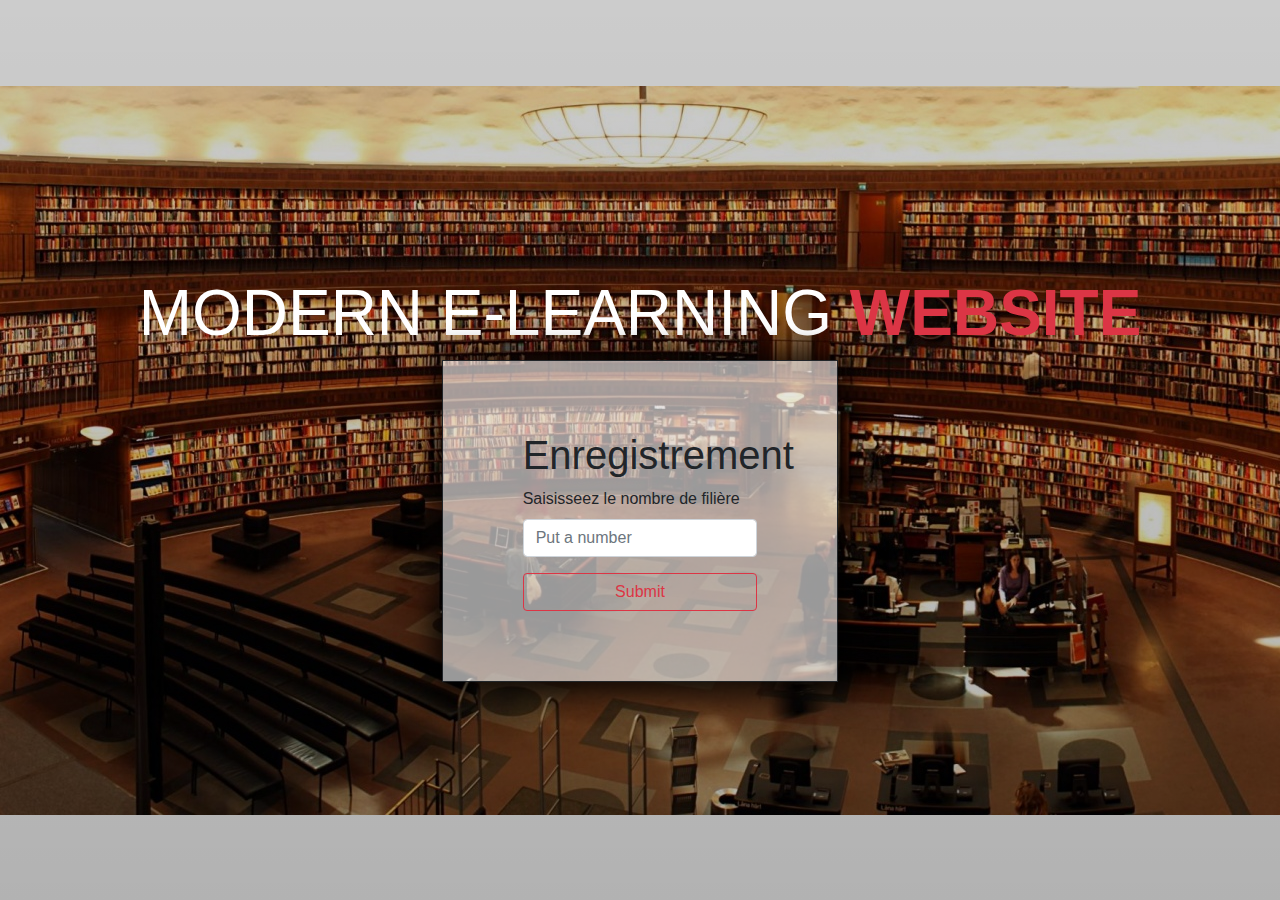
<file: index.html>
<!DOCTYPE html>
<html lang="en">
<head>
    <meta charset="UTF-8">
    <meta name="viewport" content="width=device-width, initial-scale=1.0">
    <link rel="stylesheet" href="css/style.css">
    <link rel="stylesheet" href="css/bootstrap.css">
    <script src="js/all.js"></script>
    <title>E-Learning</title>
</head>
<body>

     
          
    <div class="container-fluid bg">

        <div class="row fr justify-content-center align-items-end">
            <div class="col text-center title">
                <h1 class="display-1 text-uppercase"><span class="text-white"> modern e-learning</span> <span class="text-danger font-weight-bold">website</span> </h1>
            </div>
        </div>       
        <div class="row">

            <div class="col-lg-4 col-md-4 col-xm-1">
    
            </div>


            <div class="col-lg-4 col-md-4 col-xm-10 form " >
                <!-- Form starts -->
                <form class="form-container">
                        <h1>Enregistrement</h1>
                        <div class="form-group">
                            <label for="filliere" class="text-mutted ">Saisisseez le nombre de filière</label>
                            <input type="number" id="filliere" min="1" max="50" placeholder="Put a number" class="form-control" >
                        </div>
                        <div class="text-center">
                            <a href="login.html" class="btn btn-block btn-outline-danger">Submit</a>
                        </div>
                </form>
                <!-- Form end -->
            </div>


          <div class="col-lg-4 col-md-4 col-xm-1">
                
          </div>

        </div>
    </div>


 
    <script src="js/jquery.js"></script>
    <script src="js/bootstrap.js"></script>
</body>
</html>
</file>
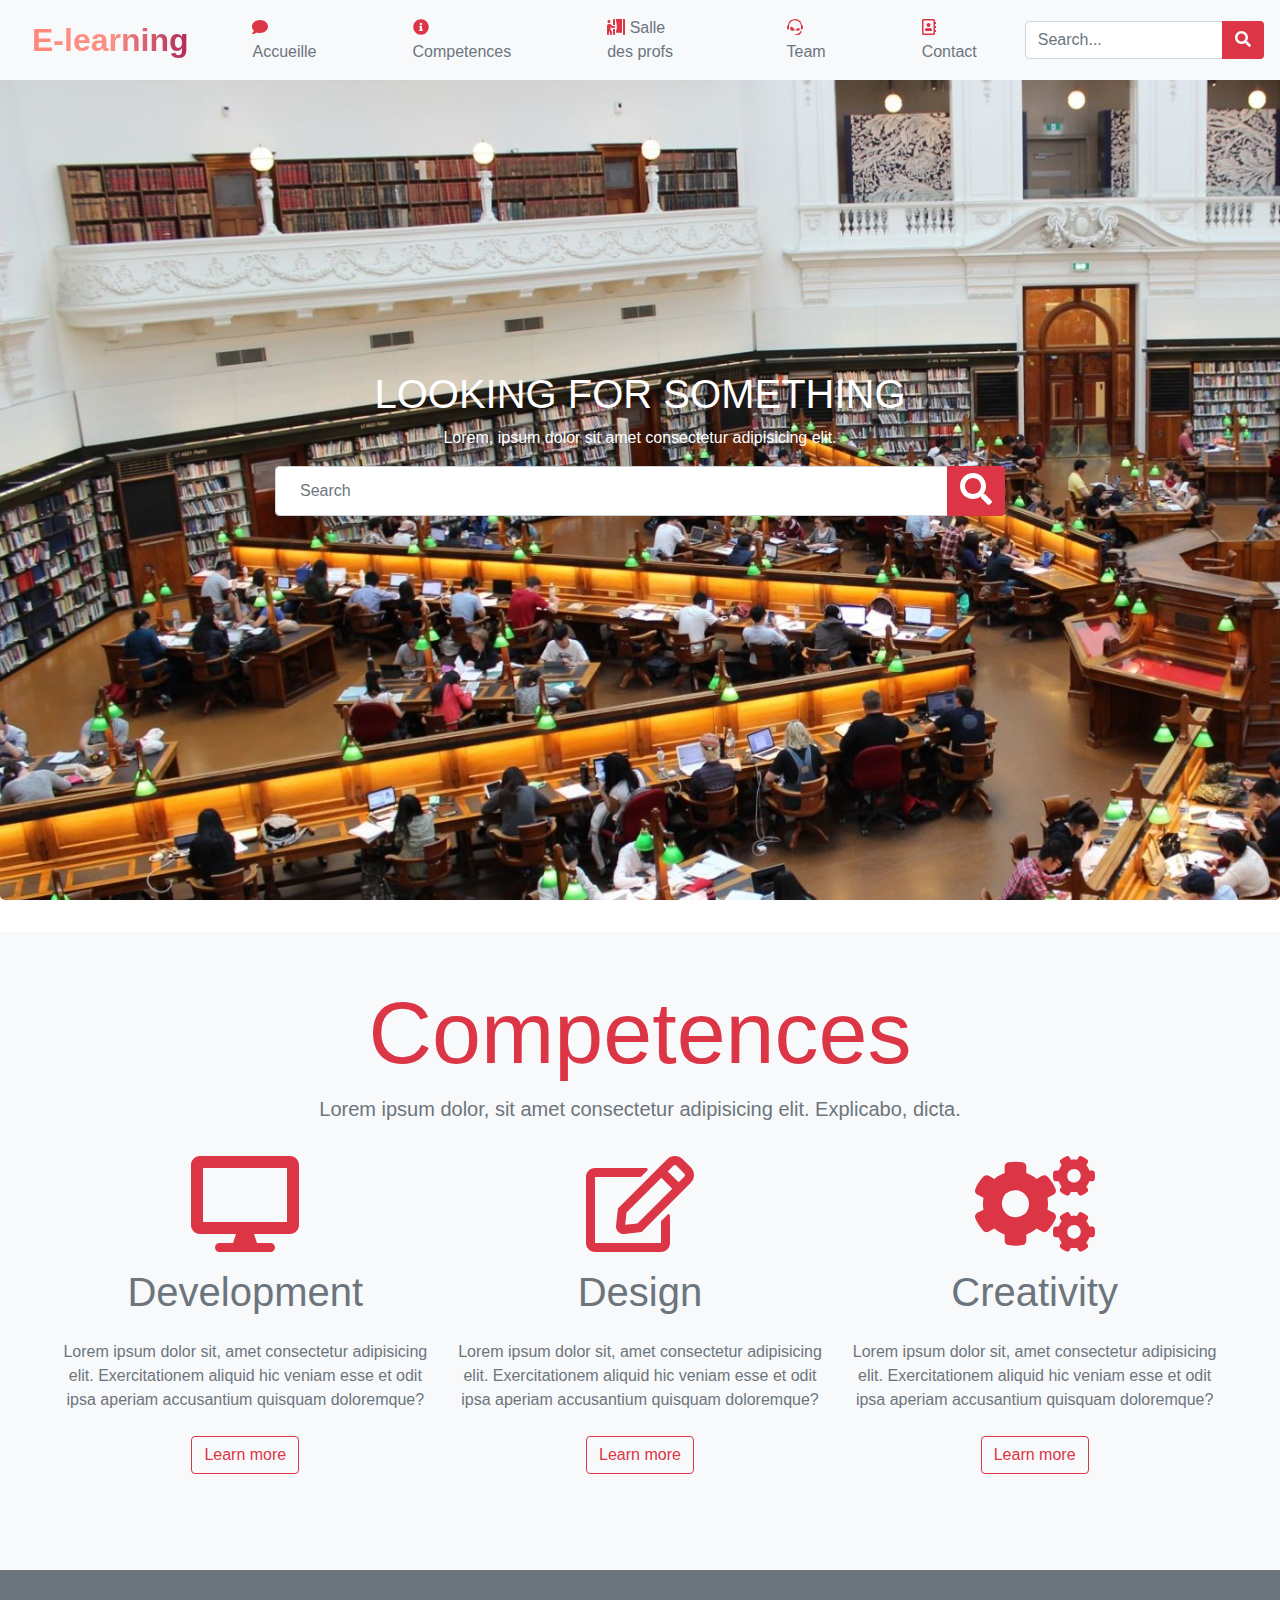
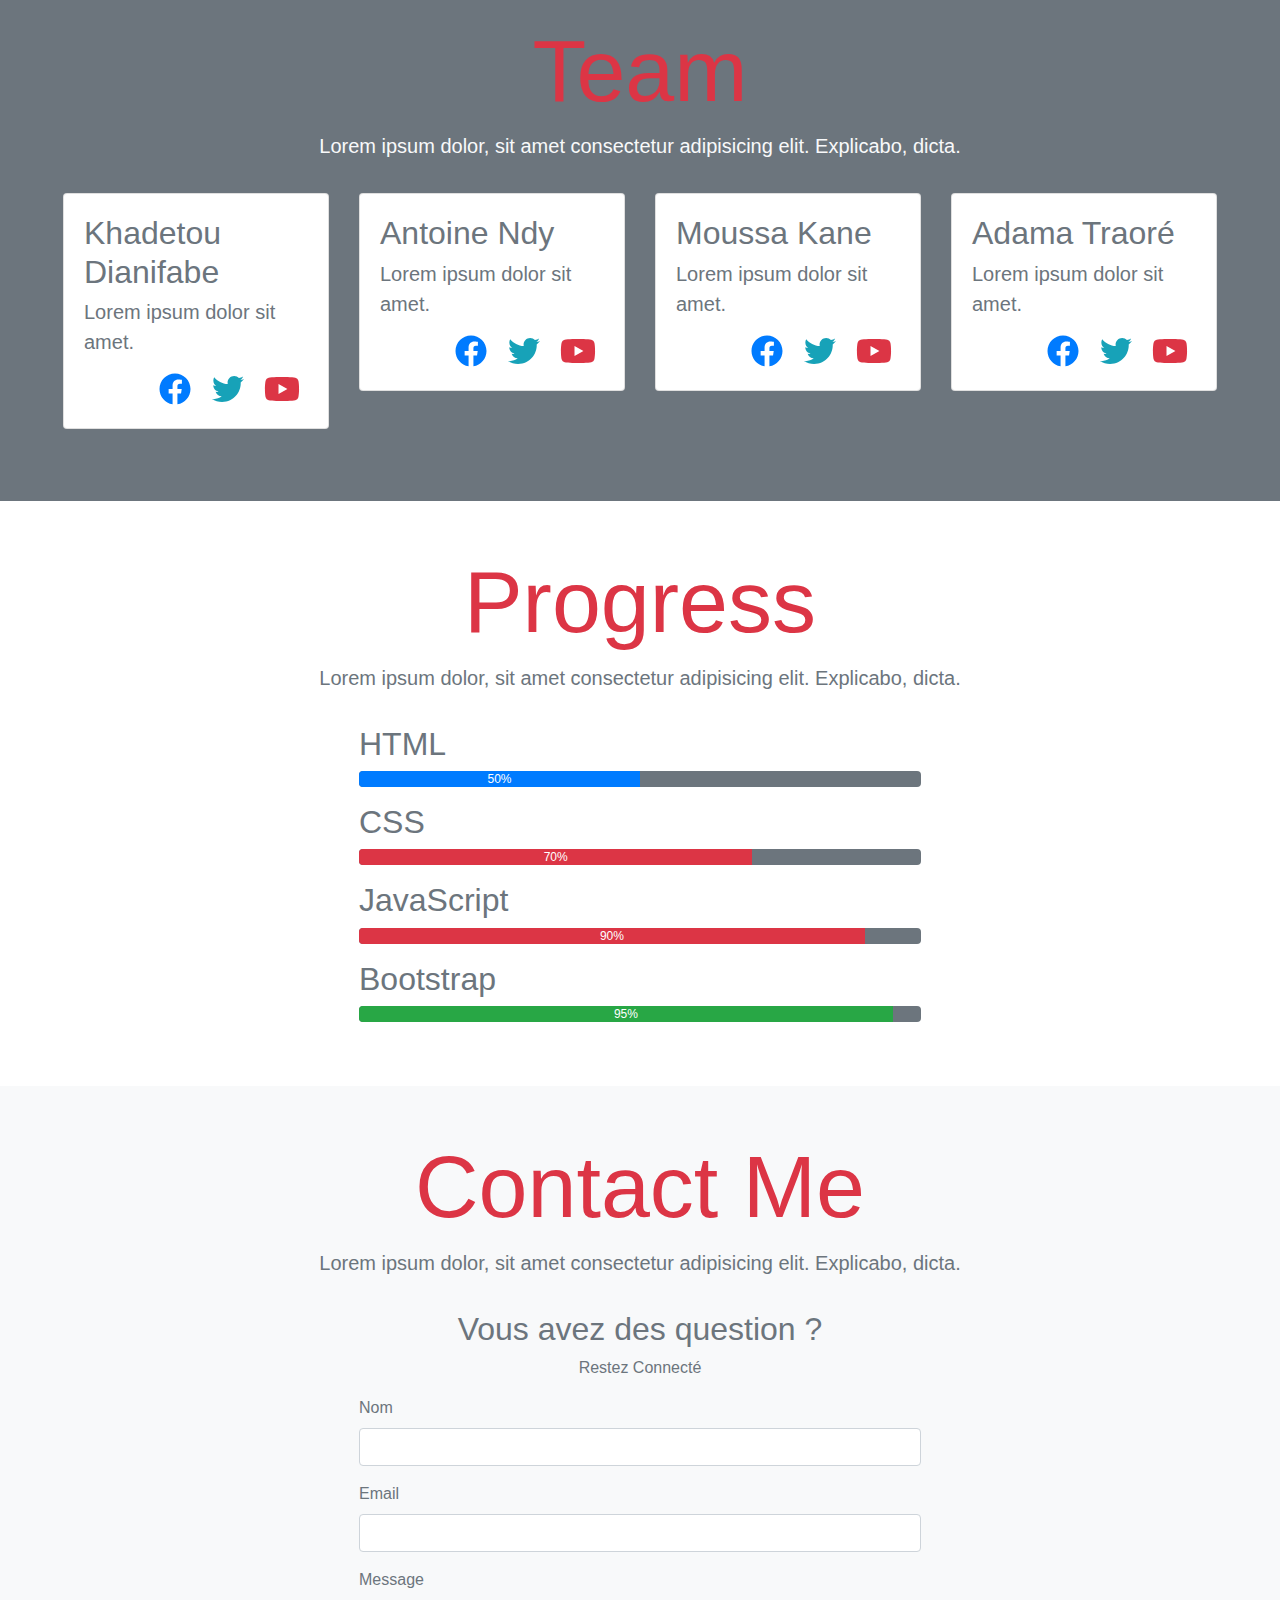
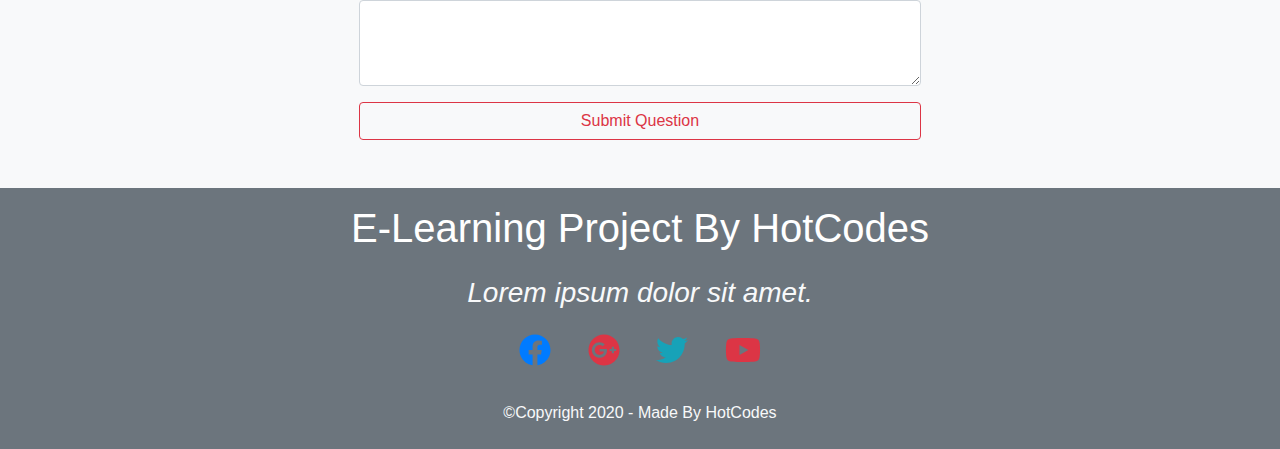
<file: Accueil.html>
<!DOCTYPE html>
<html lang="en">
<head>
    <meta charset="UTF-8">
    <meta name="viewport" content="width=device-width, initial-scale=1.0">
    <script src="js/all.js"></script>
    <link rel="stylesheet" href="css/bootstrap.css">
    <link rel="stylesheet" href="css/acc.css">
    <title>E-learning/Accueille</title>
</head>
<body>
    <!-- navbar-starts -->
    <nav class="navbar navbar-expand-md navbar-light justify-content-between bg-light fixed-top">
    
            <a href="#" class="navbar-brand brand font-weight-bold mx-3">E-learning</a>
            <button class="navbar-toggler bg-light" data-toggle="collapse" data-target="#na"><span class="navbar-toggler-icon"></span></button>
    
       
        
        <div class="collapse navbar-collapse justify-content-around" id="na">
            <ul class="navbar-nav">
                <li class="nav-item "><a href="#" class="nav-link text-secondary px-5 "><i class="fas fa-comment text-danger"></i> Accueille</a></li>
                <li class="nav-item "><a href="#" class="nav-link  text-secondary px-5 "> <i class="fas fa-info-circle text-danger"></i>Competences</a></li>
                <li class="nav-item "><a href="dashboard.html" target="blank" class="nav-link  text-secondary px-5 "><i class="fas fa-person-booth text-danger"></i> Salle des profs</a></li>
                <li class="nav-item "><a href="#" class="nav-link  text-secondary px-5 "><i class="fab fa-teamspeak text-danger"></i> Team</a></li>
                <li class="nav-item "><a href="#" class="nav-link  text-secondary px-5 "><i class="far fa-address-book text-danger"></i> Contact</a></li>
            </ul>
            <form class="form-inline">
                <div class="input-group">
                    <input type="text" placeholder="Search..." class="form-control">
                    <div class="input-group-append">
                        <button class="btn bg-danger"><i class="fas fa-search text-light"></i></button>
                    </div>
                </div>
            </form>
        </div>
    </nav>
    <!-- navbar-ends -->

    <!--Jumbotron section starts-->
    <div class="jumbotron">
        <div class="container">

            <div class="row align-items-center justify-content-center">
                <div class="col-md-2 sol-sm-10 ">
                    
                </div>

                <div class="col-md-8 sol-sm-10 text-center" style="margin-top:34vh">
                    <h1 class="text-white  text-uppercase ">Looking for something</h1>
                    <p class="text-white mb-3">Lorem, ipsum dolor sit amet consectetur adipisicing elit.</p>
                    <div class="input-group">
                        <input type="text" class="form-control p-4" placeholder="Search">
                        <div class="input-group-append">
                            <a href="#" class="btn btn-block btn-danger"><i class="fas fa-search fa-2x text-white"></i></a>
                        </div>
                    </div>
                </div>

                <div class="col-md-2 sol-sm-10 ">
                    
                </div>
              
            </div>
        </div>
    </div>
    <!--Jumbotron section ends-->
    <!--skills-->
    <section class="bg-light p-5">
        <div class="container-fluid">
            <!--Title-->
            <div class="row">
                <div class="col text-center mb-3">
                    <h1 class="display-2 text-danger">Competences</h1>
                    <p class="lead text-secondary">Lorem ipsum dolor, sit amet consectetur adipisicing elit. Explicabo, dicta.</p>
                </div>
            </div>
            <!--End title-->
            <div class="row text-center">

                <div class="col-lg-4 col-sm-10 mx-auto mb-5">
                    <i class="fas fa-desktop fa-6x text-danger mb-3"></i>
                    <h1 class="text-secondary">Development</h1>
                    <p class="text-muted my-4">Lorem ipsum dolor sit, amet consectetur adipisicing elit. Exercitationem aliquid hic veniam esse et odit ipsa aperiam accusantium quisquam doloremque?</p>
                    <a href="#" class="btn btn-outline-danger">Learn more</a>
                </div>


                <div class="col-lg-4 col-sm-10 mx-auto mb-5">
                    <i class="far fa-edit fa-6x text-danger mb-3"></i>
                    <h1 class="text-secondary">Design</h1>
                    <p class="text-muted my-4">Lorem ipsum dolor sit, amet consectetur adipisicing elit. Exercitationem aliquid hic veniam esse et odit ipsa aperiam accusantium quisquam doloremque?</p>
                    <a href="#" class="btn btn-outline-danger">Learn more</a>
                </div>
                <div class="col-lg-4 col-sm-10 mx-auto mb-5">
                    <i class="fas fa-cogs fa-6x text-danger mb-3"></i>
                    <h1 class="text-secondary">Creativity</h1>
                    <p class="text-muted my-4">Lorem ipsum dolor sit, amet consectetur adipisicing elit. Exercitationem aliquid hic veniam esse et odit ipsa aperiam accusantium quisquam doloremque?</p>
                    <a href="#" class="btn btn-outline-danger">Learn more</a>
                </div>
            </div>
        </div>
    </section>
    <!--skills end-->

             <!--Team-->
             <section class="p-sm-5 p-2 bg-secondary">
                <div class="container-fluid">
                    <!--Title-->
                    <div class="row">
                        <div class="col text-center mb-3">
                            <h1 class="display-2 text-danger">Team</h1>
                            <p class="lead text-light">Lorem ipsum dolor, sit amet consectetur adipisicing elit. Explicabo, dicta.</p>   
                        </div>
                   </div>
                  <!--Title end-->
                  <div class="row">

                      <div class="col-lg-3 col-sm-6 mx-auto mb-4">

                        <div class="card">
                           
                            
                            <div class="card-body">

                                <div class="card-title">
                                    <h2 class="text-muted">Khadetou Dianifabe</h2>
                                </div>

                                <div class="card-subtitle">
                                    <p class="lead text-secondary">Lorem ipsum dolor sit amet.</p>
                                </div>

                                <div class="text-right">
                                    <a href="#"><i class="fab fa-facebook fa-2x mx-2 text-primary"></i></a>

                                    <a href="#"><i class="fab fa-twitter fa-2x mx-2 text-info"></i></a>

                                    <a href="#"><i class="fab fa-youtube fa-2x mx-2 text-danger"></i></a>
                                </div>

                            </div>
                        </div>

                      </div>

                      <div class="col-lg-3 col-sm-6 mx-auto mb-4">

                        <div class="card">
                           
                            
                            <div class="card-body">

                                <div class="card-title">
                                    <h2 class="text-muted">Antoine Ndy</h2>
                                </div>

                                <div class="card-subtitle">
                                    <p class="lead text-secondary">Lorem ipsum dolor sit amet.</p>
                                </div>

                                <div class="text-right">
                                    <a href="#"><i class="fab fa-facebook fa-2x mx-2 text-primary"></i></a>

                                    <a href="#"><i class="fab fa-twitter fa-2x mx-2 text-info"></i></a>

                                    <a href="#"><i class="fab fa-youtube fa-2x mx-2 text-danger"></i></a>
                                </div>

                            </div>
                        </div>

                      </div>

                      <div class="col-lg-3 col-sm-6 mx-auto mb-4">

                        <div class="card">
                           
                            
                            <div class="card-body">

                                <div class="card-title">
                                    <h2 class="text-muted">Moussa Kane</h2>
                                </div>

                                <div class="card-subtitle">
                                    <p class="lead text-secondary">Lorem ipsum dolor sit amet.</p>
                                </div>

                                <div class="text-right">
                                    <a href="#"><i class="fab fa-facebook fa-2x mx-2 text-primary"></i></a>

                                    <a href="#"><i class="fab fa-twitter fa-2x mx-2 text-info"></i></a>

                                    <a href="#"><i class="fab fa-youtube fa-2x mx-2 text-danger"></i></a>
                                </div>

                            </div>
                        </div>

                      </div>

                      <div class="col-lg-3 col-sm-6 mx-auto mb-4">

                        <div class="card">
                           
                            
                            <div class="card-body">

                                <div class="card-title">
                                    <h2 class="text-muted">Adama Traoré</h2>
                                </div>

                                <div class="card-subtitle">
                                    <p class="lead text-secondary">Lorem ipsum dolor sit amet.</p>
                                </div>

                                <div class="text-right">
                                    <a href="#"><i class="fab fa-facebook fa-2x mx-2 text-primary"></i></a>

                                    <a href="#"><i class="fab fa-twitter fa-2x mx-2 text-info"></i></a>

                                    <a href="#"><i class="fab fa-youtube fa-2x mx-2 text-danger"></i></a>
                                </div>

                            </div>
                        </div>

                      </div>

                  </div>

                </div>
            </section>
            <!--End of team-->

            <!--Progress-->
            <section class="p-5">
                <div class="container-fluid">
                     <!--Title-->
                     <div class="row">
                        <div class="col text-center mb-3">
                            <h1 class="display-2 text-danger">Progress</h1>
                            <p class="lead text-secondary">Lorem ipsum dolor, sit amet consectetur adipisicing elit. Explicabo, dicta.</p>
                        </div>
                    </div>
                    <!--End title-->
                    <div class="row justify-content-center">
                        <div class="col-lg-6 col-sm-10 text-secondary">
                            <h2>HTML</h2>
                            <div class="progress bg-secondary mb-3">
                                    <div class="progress-bar"style="width:50%">
                                        50%
                                    </div>
                            </div>

                            <h2>CSS</h2>
                            <div class="progress bg-secondary mb-3">
                                    <div class="progress-bar bg-danger"style="width:70%">
                                        70%
                                    </div>
                            </div>

                            <h2>JavaScript</h2>
                            <div class="progress bg-secondary mb-3">
                                    <div class="progress-bar bg-danger"style="width:90%">
                                        90%
                                    </div>
                            </div>

                            <h2>Bootstrap</h2>
                            <div class="progress bg-secondary mb-3">
                                    <div class="progress-bar bg-success"style="width:95%">
                                        95%
                                    </div>
                            </div>


                        </div>

                    </div>
                </div>
            </section>
            <!--end Progress-->

            <!--contact-->
            <section class="p-5 bg-light">
                <div class="container-fluid">
                    <!--Title-->
                    <div class="row">
                        <div class="col text-center mb-3">
                            <h1 class="display-2 text-danger">Contact Me</h1>
                            <p class="lead text-secondary">Lorem ipsum dolor, sit amet consectetur adipisicing elit. Explicabo, dicta.</p>
                        </div>
                    </div>
                    <!--End title-->
                    <div class="row justify-content-center">

                        <div class="col-lg-6 col-md-8 col-sm-10">

                            <div class="text-center text-secondary">
                                <h2>Vous avez des question ?</h2>
                                <p>Restez Connecté</p>
                            </div>

                            <form class="text-muted">
                                <div class="form-group">
                                    <label for="name">Nom</label>
                                    <input type="text" class="form-control" id="name">
                                </div>
                                <div class="form-group">
                                    <label for="email">Email</label>
                                    <input type="text" class="form-control" id="email">
                                </div>
                                <div class="form-group">
                                    <label for="message">Message</label>
                                    <textarea class="form-control" id="message" rows="3"></textarea>
                                </div>
                                <button type="submit" class="btn btn-outline-danger btn-block">Submit Question</button>
                            </form>

                        </div>

                    </div>

                </div>
            </section>
            <!--contact end-->

            <!--Footer-->
            <footer class="bg-secondary">
                <div class="container">
                    <div class="row">
                        <div class="col text-center">
                            <h1 class="text-white font-weight-light text-capitalize p-3">E-learning project by HotCodes</h1>
                            <h3 class="font-weight-light text-light font-italic mb-3">Lorem ipsum dolor sit amet.</h3>
                            <div class="py-2">
                                <a href="#"><i class="fab fa-facebook fa-2x text-primary mx-3"></i></a>

                                <a href="#"><i class="fab fa-google-plus fa-2x text-danger mx-3"></i></a>

                                <a href="#"><i class="fab fa-twitter fa-2x text-info mx-3"></i></a>

                                <a href="#"><i class="fab fa-youtube fa-2x text-danger mx-3"></i></a>
                            </div>
                            <p class="text-light py-4 m-0">&copy;Copyright 2020 - Made By HotCodes</p>
                        </div>
                    </div>
                </div>
            </footer>
            <!--Footer end-->


  <script src="js/jquery.js"></script>
  <script src="js/bootstrap.js"></script>  
</body>
</html>
</file>
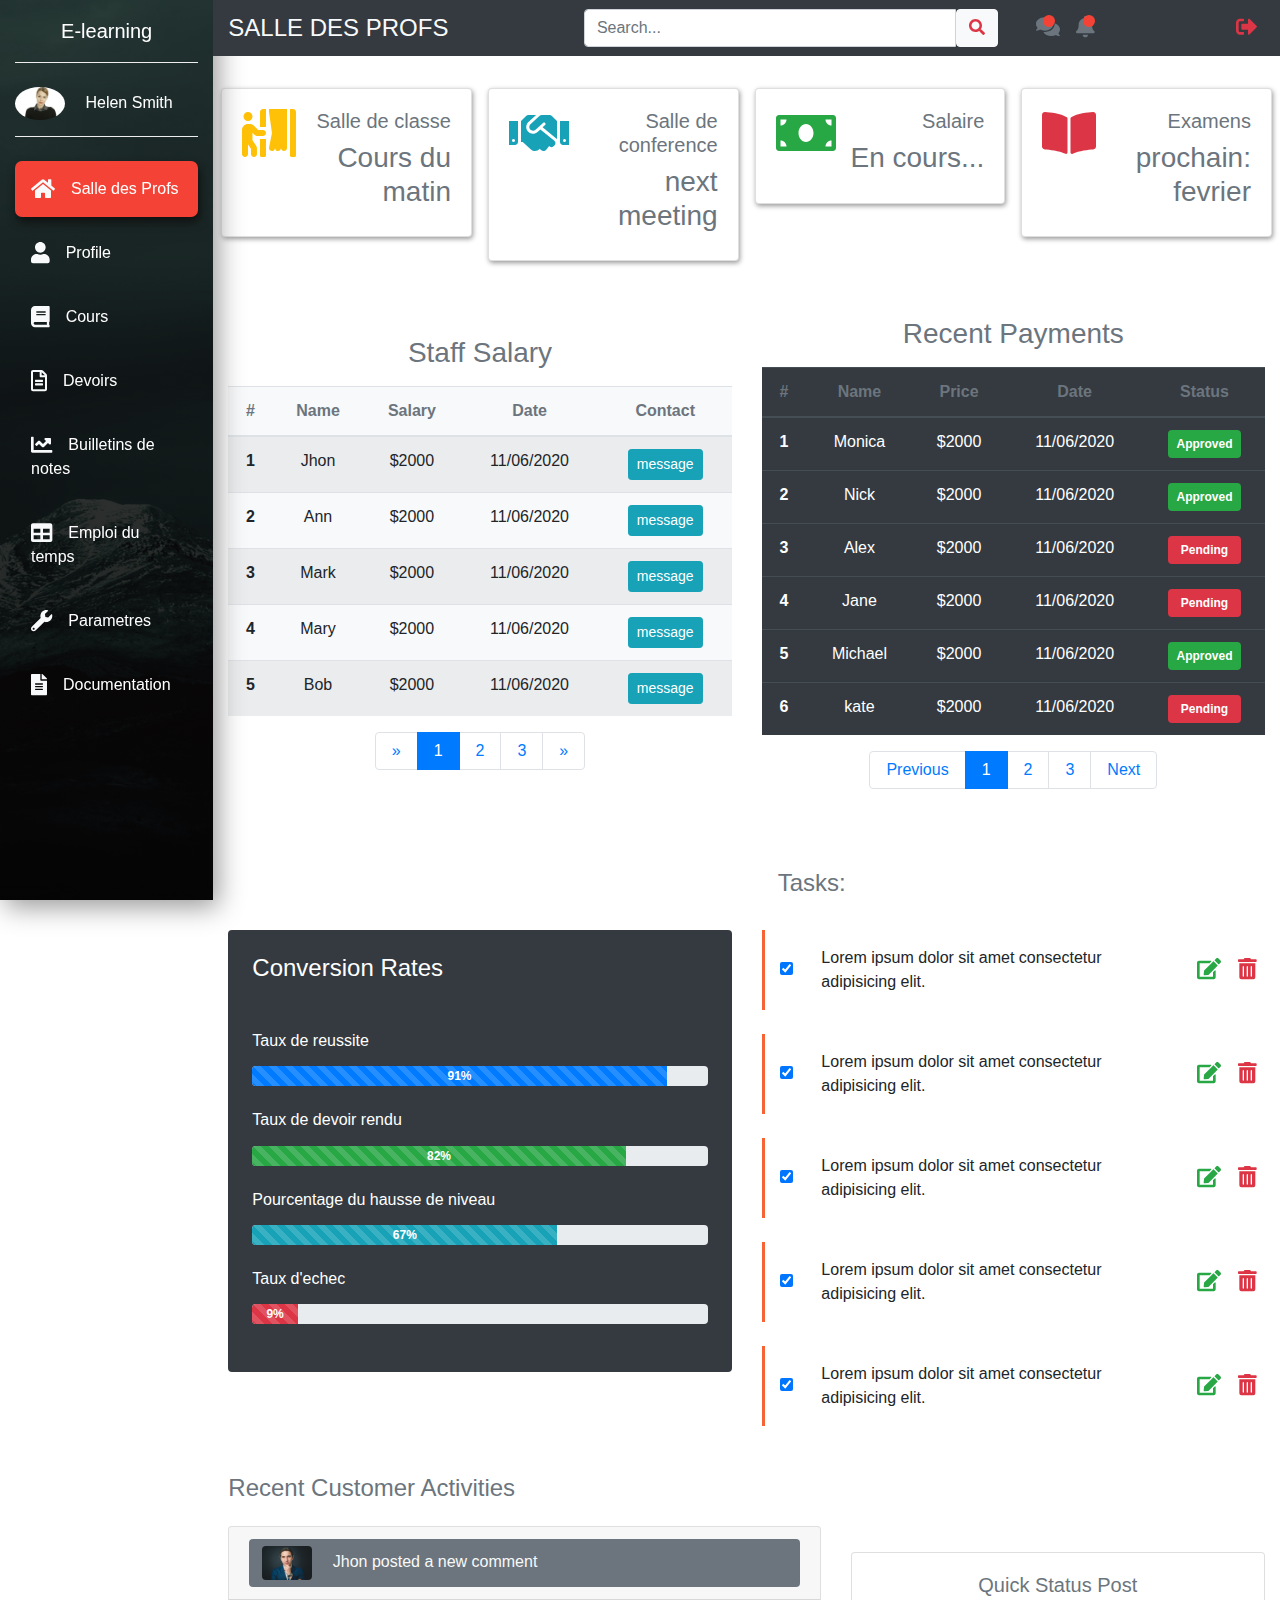
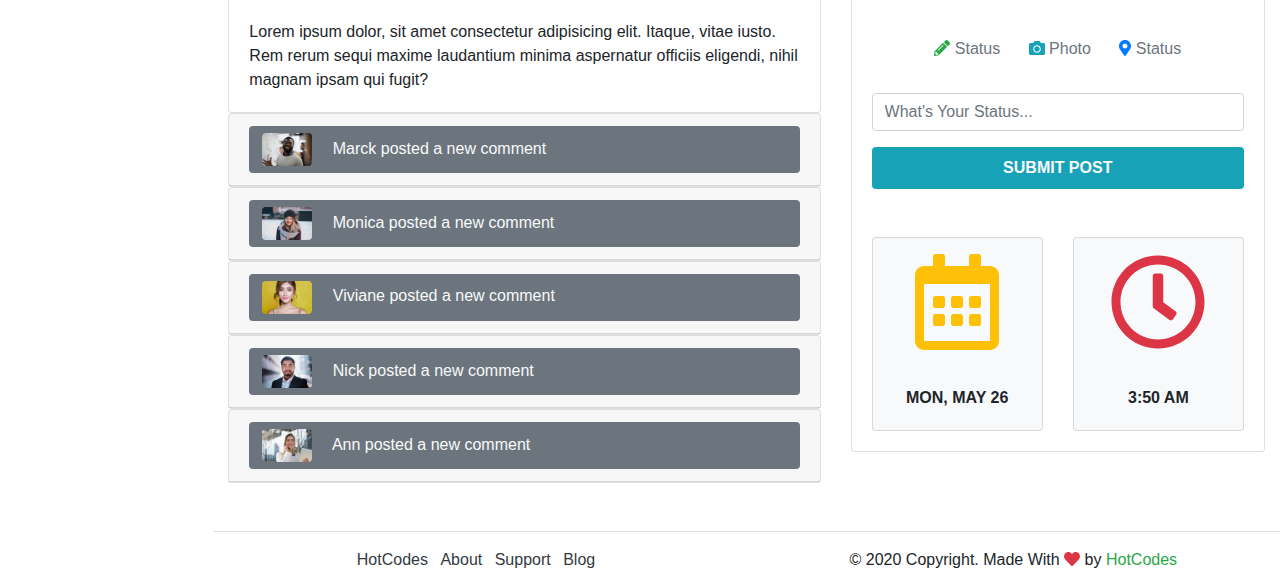
<file: dashboard.html>
<!doctype html>
<html lang="en">
  <head>
   
    <meta charset="utf-8">
    <meta name="viewport" content="width=device-width, initial-scale=1, shrink-to-fit=no">

    <link rel="title icon" href="images/title-img.png">

    <link rel="stylesheet" href="css/styl.css">
    
    <link rel="stylesheet" href="css/bootstrap.css">

    <link href="https://fonts.googleapis.com/css2?family=Montserrat" rel="stylesheet">

    <script src="js/all.js"></script>
    <script src="https://ajax.googleapis.com/ajax/libs/jquery/3.5.1/jquery.min.js"></script>

   
  </head>
  <body>
   

    <!-- Navbar starts -->
      <nav class="navbar navbar-expand-md navbar-light">

        <button class="navbar-toggler ml-auto mb-2 bg-light" type="button" data-toggle="collapse" data-target="#myNavbar"><span class="navbar-toggler-icon"></span></button>

          <div class="collapse navbar-collapse" id="myNavbar">

           <div class="container-fluid">

             <div class="row ">

                <!-- sideBar-Starts -->
                <div class=" col-xl-2 col-lg-3 col-md-4 sidebar fixed-top">
                  <a href="" class="navbar-brand text-white d-block mx-auto text-center py-3 mb-4 bb">E-learning</a>

                    <div class="bb pb-3">
                      <img src="images/admin.jpeg" width="50" class="rounded-circle mr-3">
                      <a href="#" class="text-white">Helen Smith</a>
                    </div>
                    <ul class="navbar-nav flex-column mt-4">

                        <li class="nav-item"><a href="#" class="nav-link text-white p-3 mb-2 curr"><i class="fas fa-home text-light fa-lg mr-3"></i>Salle des Profs</a></li>

                        <li class="nav-item"><a href="#" class="nav-link text-white p-3 mb-2 sbl"><i class="fas fa-user text-light fa-lg mr-3"></i>Profile</a></li>

                        <li class="nav-item"><a href="#" class="nav-link text-white p-3 mb-2 sbl"><i class="fas fa-book text-light fa-lg mr-3"></i>Cours</a></li>

                        <li class="nav-item"><a href="#" class="nav-link text-white p-3 mb-2 sbl"><i class="far fa-file-alt text-light fa-lg mr-3"></i>Devoirs</a></li>

                        <li class="nav-item"><a href="#" class="nav-link text-white p-3 mb-2 sbl"><i class="fas fa-chart-line text-light fa-lg mr-3"></i>Builletins de notes</a></li>

                        <li class="nav-item"><a href="#" class="nav-link text-white p-3 mb-2 sbl"><i class="fas fa-table text-light fa-lg mr-3"></i>Emploi du temps</a></li>

                        <li class="nav-item"><a href="#" class="nav-link text-white p-3 mb-2 sbl"><i class="fas fa-wrench text-light fa-lg mr-3"></i>Parametres</a></li>

                        <li class="nav-item"><a href="#" class="nav-link text-white p-3 mb-2 sbl"><i class="fas fa-file-alt text-light fa-lg mr-3"></i>Documentation</a></li>

                    </ul>
                </div>
                <!--  sideBar-Ends -->

                <!--  topNav-starts-->
                <div class=" col-xl-10 col-lg-9 col-md-8 ml-auto bg-dark py-2 fixed-top tnb">
                  <div class="row align-items-center">

                    <div class="col-md-4">
                      <h4 class="text-light text-uppercase mb-0">Salle des Profs</h4>
                    </div>

                    <div class="col-md-5">
                      <form>
                        <div class="input-group">
                          <input type="text" class="form-control si" placeholder="Search...">
                          <button type="button" class="btn btn-light sb"><i class="fas fa-search text-danger"></i></button>
                        </div>
                      </form>
                    </div>

                    <div class="col-md-3">
                      <ul class="navbar-nav">
                        <li class="nav-item ip"><a href="#" class="nav-link ib"><i class="fas fa-comments text-muted fa-lg"></i></a></li>
                        <li class="nav-item ip"><a href="#" class="nav-link ib"><i class="fas fa-bell text-muted fa-lg"></i></a></li>
                        <li class="nav-item ml-md-auto "><a href="#" class="nav-link " data-toggle="modal" data-target="#sign-out"><i class="fas fa-sign-out-alt text-danger fa-lg"></i></a></li>
                      </ul>
                    </div>

                  </div>
                </div>
                <!-- topNav-ends-->

             </div>

           </div>

          </div>

      </nav>
    <!-- Navbar ends -->


   <!-- Modal Starts -->
      <div class="modal fade" id="sign-out">
          <div class="modal-dialog">
              <div class="modal-content">

                <div class="modal-header">
                  <h4 class="modal-title">Want to leave?</h4>
                  <button type="button" class="close" data-dismiss="modal">&times;</button>
                </div>
                <div class="modal-body">
                  Press logout to leave
                </div>
                <div class="modal-footer">
                  <button type="button" class="btn btn-success" data-dismiss="modal">Stay Here</button>
                  <button type="button" class="btn btn-danger" data-dismiss="modal">Logout</button>
                </div>

              </div>
          </div>
      </div>
   <!-- Modal Ends -->

   <!-- Cards Starts -->
   <section>
     <div class="container-fluid">
       <div class="row">

         <div class=" col-xl-10 col-lg-9 col-md-8 ml-auto">
            <div class="row pt-md-5 mt-md-3 mb-5">
                <div class="col-xl-3 col-sm-6 p-2">
                  <div class="card cc">
                    <div class="card-body">

                      <div class="d-flex justify-content-between">

                           <i class="fas fa-person-booth fa-3x text-warning"> </i>
                           <div class="text-right text-secondary">
                              <h5>Salle de classe</h5>
                              <h3>Cours du matin</h3>
                           </div>

                      </div>

                    </div>


                  </div>
                </div>

                <div class=" col-xl-3 col-sm-6 p-2">
                  <div class="card cc">
                    <div class="card-body">

                      <div class="d-flex justify-content-between">

                           <i class="fas fa-handshake fa-3x text-info"> </i>
                           <div class="text-right text-secondary">
                              <h5>Salle de conference</h5>
                              <h3>next meeting</h3>
                           </div>

                      </div>

                    </div>

                </div>

                </div>
                
                <div class=" col-xl-3 col-sm-6 p-2">
                  <div class="card cc">
                    <div class="card-body">

                      <div class="d-flex justify-content-between">

                           <i class="fas fa-money-bill fa-3x text-success"> </i>
                           <div class="text-right text-secondary">
                              <h5>Salaire</h5>
                              <h3>En cours...</h3>
                           </div>

                      </div>

                    </div>
                </div>
               </div>

               <div class="col-xl-3 col-sm-6 p-2">
                <div class="card cc">
                  <div class="card-body">

                    <div class="d-flex justify-content-between">

                         <i class="fas fa-book-open fa-3x text-danger"> </i>
                         <div class="text-right text-secondary">
                            <h5>Examens</h5>
                            <h3>prochain: fevrier</h3>
                         </div>

                    </div>

                  </div>
              </div>

              </div>
     </div>
   </section>
   <!-- Cards Ends -->



   <!-- Tables Starts -->
    <section>
        <div class="container-fluid">
            <div class="row mb-5">
                <div class="col-xl-10 col-lg-9 col-md-8 ml-auto">
                    <div class="row align-items-center">
                        <div class=" col-xl-6 col-12 mb-4 mb-xl-0">
                            <h3 class="text-muted text-center mb-3">Staff Salary</h3>
                            <table class="table table-striped bg-light text-center"> 
                                <thead>
                                  <tr class="text-muted">
                                    <th>#</th>
                                    <th>Name</th>
                                    <th>Salary</th>
                                    <th>Date</th>
                                    <th>Contact</th>
                                  </tr>
                                </thead>
                                <tbody>
                                  <tr>
                                    <th>1</th>
                                    <td>Jhon</td>
                                    <td>$2000</td>
                                    <td>11/06/2020</td>
                                    <td><button type="button" class="btn btn-info btn-sm">message</button></td>
                                  </tr>
                                  <tr>
                                    <th>2</th>
                                    <td>Ann</td>
                                    <td>$2000</td>
                                    <td>11/06/2020</td>
                                    <td><button type="button" class="btn btn-info btn-sm">message</button></td>
                                  </tr>
                                  <tr>
                                    <th>3</th>
                                    <td>Mark</td>
                                    <td>$2000</td>
                                    <td>11/06/2020</td>
                                    <td><button type="button" class="btn btn-info btn-sm">message</button></td>
                                  </tr>
                                  <tr>
                                    <th>4</th>
                                    <td>Mary</td>
                                    <td>$2000</td>
                                    <td>11/06/2020</td>
                                    <td><button type="button" class="btn btn-info btn-sm">message</button></td>
                                  </tr>
                                  <tr>
                                    <th>5</th>
                                    <td>Bob</td>
                                    <td>$2000</td>
                                    <td>11/06/2020</td>
                                    <td><button type="button" class="btn btn-info btn-sm">message</button></td>
                                  </tr>
                                </tbody>
                            </table>
                            <!-- Pagination starts -->
                              <nav>
                                <ul class="pagination justify-content-center">
                                   <li class="page-item">
                                    <a href="#" class="page-link py-2 px-3">
                                      <span>&raquo;</span>
                                    </a>
                                   </li> 

                                   <li class="page-item active">
                                    <a href="#" class="page-link py-2 px-3">
                                      1
                                    </a>
                                   </li> 

                                   <li class="page-item">
                                    <a href="#" class="page-link py-2 px-3">
                                      2
                                    </a>
                                   </li> 

                                   <li class="page-item">
                                    <a href="#" class="page-link py-2 px-3">
                                      3
                                    </a>
                                   </li> 

                                   <li class="page-item">
                                    <a href="#" class="page-link py-2 px-3">
                                      <span>&raquo;</span>
                                    </a>
                                   </li> 
                                </ul>
                              </nav>
                            <!-- Pagination Ends -->
                        </div>

                        <div class="col-xl-6 col-12">
                            <h3 class="text-muted text-center mb-3">Recent Payments</h3>
                            <table class="table table-dark table-hover text-center">
                              <thead>
                                <tr class="text-muted">
                                  <th>#</th>
                                  <th>Name</th>
                                  <th>Price</th>
                                  <th>Date</th>
                                  <th>Status</th>
                                </tr>
                              </thead>
                              <tbody>
                                <tr>
                                  <th>1</th>
                                  <td>Monica</td>
                                  <td>$2000</td>
                                  <td>11/06/2020</td>
                                  <td><span class="badge badge-success w-75 py-2">Approved</span></td>
                                </tr>

                                <tr>
                                  <th>2</th>
                                  <td>Nick</td>
                                  <td>$2000</td>
                                  <td>11/06/2020</td>
                                  <td><span class="badge badge-success w-75 py-2">Approved</span></td>
                                </tr>

                                <tr>
                                  <th>3</th>
                                  <td>Alex</td>
                                  <td>$2000</td>
                                  <td>11/06/2020</td>
                                  <td><span class="badge badge-danger w-75 py-2">Pending</span></td>
                                </tr>

                                <tr>
                                  <th>4</th>
                                  <td>Jane</td>
                                  <td>$2000</td>
                                  <td>11/06/2020</td>
                                  <td><span class="badge badge-danger w-75 py-2">Pending</span></td>
                                </tr>

                                <tr>
                                  <th>5</th>
                                  <td>Michael</td>
                                  <td>$2000</td>
                                  <td>11/06/2020</td>
                                  <td><span class="badge badge-success w-75 py-2">Approved</span></td>
                                </tr>

                                <tr>
                                  <th>6</th>
                                  <td>kate</td>
                                  <td>$2000</td>
                                  <td>11/06/2020</td>
                                  <td><span class="badge badge-danger w-75 py-2">Pending</span></td>
                                </tr>


                              </tbody>
                            </table>

                             <!-- Pagination starts -->
                             <nav>
                              <ul class="pagination justify-content-center">
                                 <li class="page-item">
                                  <a href="#" class="page-link py-2 px-3">
                                    <span>Previous</span>
                                  </a>
                                 </li> 

                                 <li class="page-item active">
                                  <a href="#" class="page-link py-2 px-3">
                                    1
                                  </a>
                                 </li> 

                                 <li class="page-item">
                                  <a href="#" class="page-link py-2 px-3">
                                    2
                                  </a>
                                 </li> 

                                 <li class="page-item">
                                  <a href="#" class="page-link py-2 px-3">
                                    3
                                  </a>
                                 </li> 

                                 <li class="page-item">
                                  <a href="#" class="page-link py-2 px-3">
                                    <span>Next</span>
                                  </a>
                                 </li> 
                              </ul>
                            </nav>
                          <!-- Pagination Ends -->

                        </div>

                    </div>
                </div>
            </div>
        </div>
    </section>
   <!-- Tables Ends -->


    <!-- Progress task list Starts -->
      <section>
          <div class="container-fluid">
              <div class="row">
                  <div class="col-xl-10 col-lg-9 col-md-8 ml-auto">
                      <div class="row mb-4 align-items-center">

                          <div class="col-xl-6 col-12 mb-4 mb-xl-0">

                              <div class="bg-dark text-white p-4 rounded">
                                  <h4 class="mb-5">Conversion Rates</h4>
                                  <h6 class="mb-3">Taux de reussite</h6>
                                  <div class="progress mb-4" style="height: 20px">
                                    <div class="progress-bar progress-bar-striped font-weight-bold" style="width:91%">
                                      91%
                                    </div>
                                  </div>

                                  <h6 class="mb-3">Taux de devoir rendu</h6>
                                  <div class="progress mb-4" style="height: 20px">
                                    <div class="progress-bar progress-bar-striped font-weight-bold bg-success" style="width:82%">
                                      82%
                                    </div>
                                  </div>

                                  <h6 class="mb-3">Pourcentage du hausse de niveau</h6>
                                  <div class="progress mb-4" style="height: 20px">
                                    <div class="progress-bar progress-bar-striped font-weight-bold bg-info" style="width: 67%">
                                     67%
                                    </div>
                                  </div>

                                  <h6 class="mb-3">Taux d'echec</h6>
                                  <div class="progress mb-4" style="height: 20px">
                                    <div class="progress-bar progress-bar-striped font-weight-bold bg-danger" style="width:10%">
                                     9%
                                    </div>
                                  </div>
                              </div>
                          </div>

                          <div class="col-xl-6 col-12">
                            <h4 class="text-muted p-3 mb-3">Tasks:</h4>


                            <div class="container-fluid bg-white">
                              <div class="row py-3 mb-4 tb align-items-center">

                                <div class="col-1">
                                  <input type="checkbox" checked>
                                </div>

                                <div class="col-sm-9 col-8">
                                  Lorem ipsum dolor sit amet consectetur adipisicing elit.
                                </div>
                                <div class="col-1">
                                  <a href="#" data-toggle="tooltip"  title="<h6>edit</h6>" data-html="true" data-placement="top"><i class="fas fa-edit fa-lg text-success mr-2"></i></a>
                                </div>

                                <div class="col-1">
                                  <a href="#" data-toggle="tooltip"  title="<h6>delete</h6>" data-html="true" data-placement="top"><i class="fas fa-trash-alt fa-lg text-danger"></i></a>
                                </div>

                              </div>
                            </div>

                            <div class="container-fluid bg-white">
                              <div class="row py-3 mb-4 tb align-items-center">

                                <div class="col-1">
                                  <input type="checkbox" checked>
                                </div>

                                <div class="col-sm-9 col-8">
                                  Lorem ipsum dolor sit amet consectetur adipisicing elit.
                                </div>
                                <div class="col-1">
                                  <a href="#" data-toggle="tooltip"  title="<h6>edit</h6>" data-html="true" data-placement="top"><i class="fas fa-edit fa-lg text-success mr-2"></i></a>
                                </div>

                                <div class="col-1">
                                  <a href="#" data-toggle="tooltip"  title="<h6>delete</h6>" data-html="true" data-placement="top"><i class="fas fa-trash-alt fa-lg text-danger"></i></a>
                                </div>

                              </div>
                            </div>

                            <div class="container-fluid bg-white">
                              <div class="row py-3 mb-4 tb align-items-center ">

                                <div class="col-1">
                                  <input type="checkbox" checked>
                                </div>

                                <div class="col-sm-9 col-8">
                                  Lorem ipsum dolor sit amet consectetur adipisicing elit.
                                </div>
                                <div class="col-1">
                                  <a href="#" data-toggle="tooltip"  title="<h6>edit</h6>" data-html="true" data-placement="top"><i class="fas fa-edit fa-lg text-success mr-2"></i></a>
                                </div>

                                <div class="col-1">
                                  <a href="#" data-toggle="tooltip"  title="<h6>delete</h6>" data-html="true" data-placement="top"><i class="fas fa-trash-alt fa-lg text-danger"></i></a>
                                </div>

                              </div>
                            </div>

                            <div class="container-fluid bg-white">
                              <div class="row py-3 mb-4 tb align-items-center">

                                <div class="col-1">
                                  <input type="checkbox" checked>
                                </div>

                                <div class="col-sm-9 col-8">
                                  Lorem ipsum dolor sit amet consectetur adipisicing elit.
                                </div>
                                <div class="col-1">
                                  <a href="#" data-toggle="tooltip"  title="<h6>edit</h6>" data-html="true" data-placement="top"><i class="fas fa-edit fa-lg text-success mr-2"></i></a>
                                </div>

                                <div class="col-1">
                                  <a href="#" data-toggle="tooltip"  title="<h6>delete</h6>" data-html="true" data-placement="top"><i class="fas fa-trash-alt fa-lg text-danger"></i></a>
                                </div>

                              </div>
                            </div>

                            <div class="container-fluid bg-white">
                              <div class="row py-3 mb-4 tb align-items-center">

                                <div class="col-1">
                                  <input type="checkbox" checked>
                                </div>

                                <div class="col-sm-9 col-8">
                                  Lorem ipsum dolor sit amet consectetur adipisicing elit.
                                </div>
                                <div class="col-1">
                                  <a href="#" data-toggle="tooltip"  title="<h6>edit</h6>" data-html="true" data-placement="top"><i class="fas fa-edit fa-lg text-success mr-2"></i></a>
                                </div>

                                <div class="col-1">
                                  <a href="#" data-toggle="tooltip"  title="<h6>delete</h6>" data-html="true" data-placement="top"><i class="fas fa-trash-alt fa-lg text-danger"></i></a>
                                </div>

                              </div>
                            </div>

                          </div>

                      </div>
                  </div>
              </div>
          </div>
      </section>
    <!-- Progress task list Ends -->

    <!-- activities/quick post starts-->
      <section>
        <div class="container-fluid">
          <div class="row">
            <div class="col-xl-10 col-lg-9 col-md-8 ml-auto">
              <div class="row align-items-center mb-5">

                <div class="col-xl-7">
                  <h4 class="text-muted mb-4">Recent Customer Activities</h4>
                  <div id="accordion">

                    <div class="card">

                      <div class="card-header">
                        <button class="btn btn-block bg-secondary text-light text-left" data-toggle="collapse" data-target="#col1">
                          <img src="images/cust1.jpeg" width="50" class="mr-3 rounded">
                          Jhon posted a new comment
                        </button>
                      </div>

                      <div class="collapse show" id="col1" data-parent="#accordion">
                        <div class="card-body">
                          Lorem ipsum dolor, sit amet consectetur adipisicing elit. Itaque, vitae iusto. Rem rerum sequi maxime laudantium minima aspernatur officiis eligendi, nihil magnam ipsam qui fugit?
                        </div>
                      </div>

                    </div>

                    <div class="card">

                      <div class="card-header">
                        <button class="btn btn-block bg-secondary text-light text-left" data-toggle="collapse" data-target="#col2">
                          <img src="images/cust2.jpeg" width="50" class="mr-3 rounded">
                          Marck posted a new comment
                        </button>
                      </div>

                      <div class="collapse" id="col2" data-parent="#accordion">
                        <div class="card-body">
                          Lorem ipsum dolor, sit amet consectetur adipisicing elit. Itaque, vitae iusto. Rem rerum sequi maxime laudantium minima aspernatur officiis eligendi, nihil magnam ipsam qui fugit?
                        </div>
                      </div>

                    </div>

                    <div class="card">

                      <div class="card-header">
                        <button class="btn btn-block bg-secondary text-light text-left" data-toggle="collapse" data-target="#col3">
                          <img src="images/cust3.jpeg" width="50" class="mr-3 rounded">
                          Monica posted a new comment
                        </button>
                      </div>

                      <div class="collapse" id="col3" data-parent="#accordion">
                        <div class="card-body">
                          Lorem ipsum dolor, sit amet consectetur adipisicing elit. Itaque, vitae iusto. Rem rerum sequi maxime laudantium minima aspernatur officiis eligendi, nihil magnam ipsam qui fugit?
                        </div>
                      </div>

                    </div>

                    <div class="card">

                      <div class="card-header">
                        <button class="btn btn-block bg-secondary text-light text-left" data-toggle="collapse" data-target="#col4">
                          <img src="images/cust4.jpeg" width="50" class="mr-3 rounded">
                          Viviane posted a new comment
                        </button>
                      </div>

                      <div class="collapse" id="col4" data-parent="#accordion">
                        <div class="card-body">
                          Lorem ipsum dolor, sit amet consectetur adipisicing elit. Itaque, vitae iusto. Rem rerum sequi maxime laudantium minima aspernatur officiis eligendi, nihil magnam ipsam qui fugit?
                        </div>
                      </div>

                    </div>

                    <div class="card">

                      <div class="card-header">
                        <button class="btn btn-block bg-secondary text-light text-left" data-toggle="collapse" data-target="#col5">
                          <img src="images/cust5.jpeg" width="50" class="mr-3 rounded">
                          Nick posted a new comment
                        </button>
                      </div>

                      <div class="collapse" id="col5" data-parent="#accordion">
                        <div class="card-body">
                          Lorem ipsum dolor, sit amet consectetur adipisicing elit. Itaque, vitae iusto. Rem rerum sequi maxime laudantium minima aspernatur officiis eligendi, nihil magnam ipsam qui fugit?
                        </div>
                      </div>

                    </div>

                    <div class="card">

                      <div class="card-header">
                        <button class="btn btn-block bg-secondary text-light text-left" data-toggle="collapse" data-target="#col6">
                          <img src="images/cust6.jpeg" width="50" class="mr-3 rounded">
                          Ann posted a new comment
                        </button>
                      </div>

                      <div class="collapse" id="col6" data-parent="#accordion">
                        <div class="card-body">
                          Lorem ipsum dolor, sit amet consectetur adipisicing elit. Itaque, vitae iusto. Rem rerum sequi maxime laudantium minima aspernatur officiis eligendi, nihil magnam ipsam qui fugit?
                        </div>
                      </div>

                    </div>

                  </div>
                </div>

                <div class="col-xl-5 mt-5">

                  <div class="card rounded">

                      <div class="card-body">
                          <h5 class="text-muted text-center mb-4"> Quick Status Post </h5>
                          <ul class="list-inline text-center py-3">
                            <li class="list-inline-item mr-4">
                                  <a href="#">
                                      <i class="fas fa-pencil-alt text-success"></i> 
                                      <span class="h6 text-muted">Status</span>
                                  </a>
                             </li> 
                             
                             <li class="list-inline-item mr-4">
                                <a href="#">
                                    <i class="fas fa-camera text-info"></i> 
                                    <span class="h6 text-muted">Photo</span>
                                </a>
                             </li>

                         <li class="list-inline-item">
                            <a href="#">
                                <i class="fas fa-map-marker-alt text-primary"></i> 
                                <span class="h6 text-muted">Status</span>
                            </a>
                         </li>

                           </ul>

                           <form>
                             <div class="form-input">
                               <input type="text" class="form-control py-2 mb-3" placeholder="What's Your Status... ">
                               <button type="button" class="btn btn-block text-uppercase font-weight-bold text-light bg-info py-2 mb-5" >
                                Submit Post
                               </button>
                             </div>
                           </form>

                           <div class="row">
                              <div class="col-6">

                                <div class="card bg-light">
                                  <i class="far fa-calendar-alt fa-8x text-warning d-block m-auto py-3"></i>
                                  <div class="card-body">
                                    <p class="card-text text-center font-weight-bold text-uppercase">Mon, may 26</p>
                                  </div>
                                </div>

                              </div>
                              <div class="col-6">
                                  <div class="card bg-light">
                                  <i class="far fa-clock fa-8x text-danger d-block m-auto py-3"></i>
                                  <div class="card-body">
                                    <p class="card-text text-center font-weight-bold text-uppercase">3:50 am</p>
                                  </div>
                                </div>
                              </div>
                           </div>

                      </div>

                  </div>

                </div>

              </div>
            </div>
          </div>
        </div>
      </section>
    <!-- activities /quick post ends -->

    <!-- Footer Starts -->
      <footer>
        <div class="container-fluid">
          <div class="row">
            <div class="col-xl-10 col-lg-9 col-md-8 ml-auto">
              <div class="row border-top pt-3">
                <div class="col-lg-6 text-center">
                  <ul class="list-inline">
                    <li class="list-inline-item mr-2">
                      <a href="#" class="text-dark">HotCodes</a>
                    </li>

                    <li class="list-inline-item mr-2">
                      <a href="#" class="text-dark">About</a>
                    </li>

                    <li class="list-inline-item mr-2">
                      <a href="#" class="text-dark">Support</a>
                    </li>

                    <li class="list-inline-item mr-2">
                      <a href="#" class="text-dark">Blog</a>
                    </li>
                  </ul>
                </div>
                <div class="col-lg-6 text-center">
                  <p>&copy; 2020 Copyright. Made With <i class="fas fa-heart text-danger"></i> by <span class="text-success">HotCodes</span></p>
                </div>
              </div>
            </div>
          </div>
        </div>
      </footer>
    <!-- Footer Ends -->

    <script src="js/script.js"></script>
    <script src="js/jquery.js"></script>
    <script src="js/bootstrap.js"></script>
  </body>
</html>
</file>
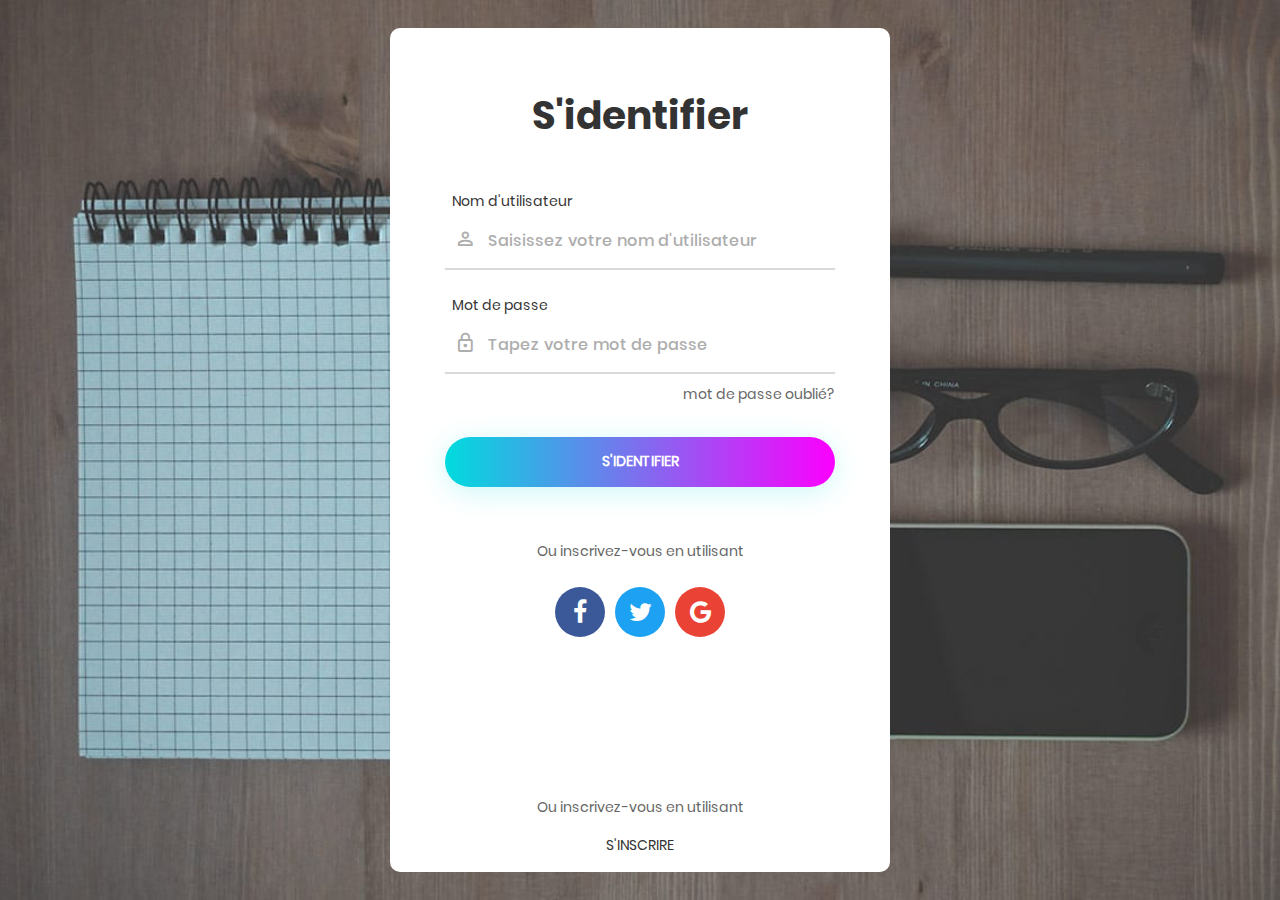
<file: login.html>
<!DOCTYPE html>
<html lang="en">
<head>
	<title>Login</title>
	<meta charset="UTF-8">
	<meta name="viewport" content="width=device-width, initial-scale=1">
<!--===============================================================================================-->	
	<link rel="icon" type="image/png" href="images/icons/favicon.ico"/>
<!--===============================================================================================-->
	<link rel="stylesheet" type="text/css" href="vendor/bootstrap/css/bootstrap.min.css">
<!--===============================================================================================-->
	<link rel="stylesheet" type="text/css" href="fonts/font-awesome-4.7.0/css/font-awesome.min.css">
<!--===============================================================================================-->
	<link rel="stylesheet" type="text/css" href="fonts/iconic/css/material-design-iconic-font.min.css">
<!--===============================================================================================-->
	<link rel="stylesheet" type="text/css" href="vendor/animate/animate.css">
<!--===============================================================================================-->	
	<link rel="stylesheet" type="text/css" href="vendor/css-hamburgers/hamburgers.min.css">
<!--===============================================================================================-->
	<link rel="stylesheet" type="text/css" href="vendor/animsition/css/animsition.min.css">
<!--===============================================================================================-->
	<link rel="stylesheet" type="text/css" href="vendor/select2/select2.min.css">
<!--===============================================================================================-->	
	<link rel="stylesheet" type="text/css" href="vendor/daterangepicker/daterangepicker.css">
<!--===============================================================================================-->
	<link rel="stylesheet" type="text/css" href="css/util.css">
	<link rel="stylesheet" type="text/css" href="css/main.css">
<!--===============================================================================================-->
</head>
<body>
	
	<div class="limiter">
		<div class="container-login100" style="background-image: url('images/bg2.jpeg');">
			<div class="wrap-login100 p-l-55 p-r-55 p-t-65 pb-3">
				<form class="login100-form validate-form" style="background:rgba(255,255,255,0.4);">
					<span class="login100-form-title p-b-49">
						S'identifier
					</span>

					<div class="wrap-input100 validate-input m-b-23" data-validate = "Username is reauired">
						<span class="label-input100">Nom d'utilisateur</span>
						<input class="input100" type="text" name="username" placeholder="Saisissez votre nom d'utilisateur">
						<span class="focus-input100" data-symbol="&#xf206;"></span>
					</div>

					<div class="wrap-input100 validate-input" data-validate="Password is required">
						<span class="label-input100">Mot de passe</span>
						<input class="input100" type="password" name="pass" placeholder="Tapez votre mot de passe">
						<span class="focus-input100" data-symbol="&#xf190;"></span>
					</div>
					
					<div class="text-right p-t-8 p-b-31">
						<a href="#">
							mot de passe oublié?
						</a>
					</div>
					
					<div class="container-login100-form-btn">
						<div class="wrap-login100-form-btn">
							<div class="login100-form-bgbtn"></div>
							<button class="login100-form-btn">
							<a href="Accueil.html" class="text-white font-weight-bold">S'identifier</a>
							</button>
						</div>
					</div>

					<div class="txt1 text-center p-t-54 p-b-20">
						<span>
							Ou inscrivez-vous en utilisant
						</span>
					</div>

					<div class="flex-c-m">
						<a href="#" class="login100-social-item bg1">
							<i class="fa fa-facebook"></i>
						</a>

						<a href="#" class="login100-social-item bg2">
							<i class="fa fa-twitter"></i>
						</a>

						<a href="#" class="login100-social-item bg3">
							<i class="fa fa-google"></i>
						</a>
					</div>

					<div class="flex-col-c p-t-155">
						<span class="txt1 p-b-17">
							Ou inscrivez-vous en utilisant
						</span>

						<a href="#" class="txt2">
							S'INSCRIRE
						</a>
					</div>
				</form>
			</div>
		</div>
	</div>
	

	<div id="dropDownSelect1"></div>
	
<!--===============================================================================================-->
	<script src="vendor/jquery/jquery-3.2.1.min.js"></script>
<!--===============================================================================================-->
	<script src="vendor/animsition/js/animsition.min.js"></script>
<!--===============================================================================================-->
	<script src="vendor/bootstrap/js/popper.js"></script>
	<script src="vendor/bootstrap/js/bootstrap.min.js"></script>
<!--===============================================================================================-->
	<script src="vendor/select2/select2.min.js"></script>
<!--===============================================================================================-->
	<script src="vendor/daterangepicker/moment.min.js"></script>
	<script src="vendor/daterangepicker/daterangepicker.js"></script>
<!--===============================================================================================-->
	<script src="vendor/countdowntime/countdowntime.js"></script>
<!--===============================================================================================-->
	<script src="js/main.js"></script>

</body>
</html>
</file>
<file: css/style.css>
.bg
{
    height: 100vh;
    background: linear-gradient(rgba(0, 0, 0, 0.2), rgba(0, 0, 0, 0.3)),url('../images/books.jpg') no-repeat center center;
}
.fr
{
    height: 40%;
    background-color: transparent;
}

.row .col h1
{
    font-size: 4rem;
}

.form
{
    margin-top: 0px;
}
.form-container
{
    border: solid 1px;
    padding: 70px 80px;
    background: rgba(255, 255, 255, 0.6);
    -webkit-box-shadow: 1px 4px 26px 11px rgba(0,0,0,0.75);
    -moz-box-shadow: 1px 4px 26px 11px rgba(0,0,0,0.75);
    box-shadow: 1px 4px 26px 11px rgba(0,0,0,0.75);
}
.title,.form-container
{
    animation-name: anim;
    animation-duration: 3s;
}
@keyframes anim
{
    0%
    {
        transform: translateY(-200px);
        opacity: 0;
    }
    100%
    {
        transform: translateY(0);
        opacity: 1;
    }
}
</file>
<file: css/acc.css>
.jumbotron
{
    background: url(../images/academy2_.jpg) no-repeat;
    height: 100vh;
}
.jumbotron .app-btn
{
    width:30%;
}

.demo
{
    width: 100%;
    padding: 3px;
    border: 1px solid #ccc;
}
.ground
{
    background-color: #1caa98 ;
    overflow: auto;
}
.l li{
    font-size: 22px;
    line-height: 2em;
}
.brand
{
    font-size: 2rem;
    background: linear-gradient(to right, #ff8177 0%, #ff867a 0%, #ff8c7f 21%, #f99185 52%, #cf556c 78%, #b12a5b 100%);
    -webkit-text-fill-color: transparent;
    -webkit-background-clip: text;
}
</file>
<file: css/styl.css>
body
{
    font-family: 'Montserrat', sans-serif;
    background-color: #eee;
} 
/* navBar starts*/
.sidebar
{
    height: 100vh;
    background:linear-gradient(rgba(0,0,0,.7),rgba(0,0,0,.9)), url('../images/img1.jpeg');
    background-position: center;
    background-repeat: no-repeat;
    background-size: cover;
    box-shadow: 5px 7px 25px #999;
}

.bb
{
    border-bottom: 1px groove #eee;
}
.sbl
{
    transition: all .4s;
}
.sbl:hover
{
    background-color: #444;
    border-radius: 4px;
 
}
.curr
{
    background-color: #f44336;
    border-radius: 7px;
    box-shadow: 2px 5px 10px #111;
    transition: all .3s;
}
.curr:hover
{
    background-color: #f66436;
    border-radius: 7px;
    border-radius: 2px 5px 20px #111;
    transform: translateY(-1px);
}

.si
{
    background: transparent;
    border: none;
    border-radius: 0;
    border-bottom: 2px solid #999;
    transition: all .4s;
}

.si:focus
{
    background: transparent;
    box-shadow: none;
    border-bottom: 2px solid #dc3545;
}

.sb
{
    background-color: rgb(218, 218, 218);
    border-radius: 50%;
    padding: 10px 16px;
    transition:all .4s
}
.sb:hover
{
    background-color: #eee;
    transform: translateY(-1px);
}
.ip
{
    position: relative;
}
.ib::after
{
    content:"";
    position: absolute;
    top: 7px;
    left: 15px;
    height: 12px;
    width: 12px;
    background-color: #f44336;
    border-radius: 50%;
}

@media(max-width:768px)
{
    .sidebar
    {
        position: static;
        height: auto;
    }
    .tnb
    {
        position: static;
    }
}
/*navBar Ends*/


/*Cards start*/
.cc
{
    box-shadow: 1px 2px 5px #999;
    transition: all .4s;
}

.cc:hover
{
    box-shadow: 2px 3px 15px #999;
    transform: translateY(-1px);
}
/*Cards ends*/

/* Task list Starts */
.tb
{
    border-left: 3px solid #f66436;
}
/* Task list Ends*/
</file>
<file: vendor/daterangepicker/daterangepicker.css>
.daterangepicker {
  position: absolute;
  color: inherit;
  background-color: #fff;
  border-radius: 4px;
  width: 278px;
  padding: 4px;
  margin-top: 1px;
  top: 100px;
  left: 20px;
  /* Calendars */ }
  .daterangepicker:before, .daterangepicker:after {
    position: absolute;
    display: inline-block;
    border-bottom-color: rgba(0, 0, 0, 0.2);
    content: ''; }
  .daterangepicker:before {
    top: -7px;
    border-right: 7px solid transparent;
    border-left: 7px solid transparent;
    border-bottom: 7px solid #ccc; }
  .daterangepicker:after {
    top: -6px;
    border-right: 6px solid transparent;
    border-bottom: 6px solid #fff;
    border-left: 6px solid transparent; }
  .daterangepicker.opensleft:before {
    right: 9px; }
  .daterangepicker.opensleft:after {
    right: 10px; }
  .daterangepicker.openscenter:before {
    left: 0;
    right: 0;
    width: 0;
    margin-left: auto;
    margin-right: auto; }
  .daterangepicker.openscenter:after {
    left: 0;
    right: 0;
    width: 0;
    margin-left: auto;
    margin-right: auto; }
  .daterangepicker.opensright:before {
    left: 9px; }
  .daterangepicker.opensright:after {
    left: 10px; }
  .daterangepicker.dropup {
    margin-top: -5px; }
    .daterangepicker.dropup:before {
      top: initial;
      bottom: -7px;
      border-bottom: initial;
      border-top: 7px solid #ccc; }
    .daterangepicker.dropup:after {
      top: initial;
      bottom: -6px;
      border-bottom: initial;
      border-top: 6px solid #fff; }
  .daterangepicker.dropdown-menu {
    max-width: none;
    z-index: 3001; }
  .daterangepicker.single .ranges, .daterangepicker.single .calendar {
    float: none; }
  .daterangepicker.show-calendar .calendar {
    display: block; }
  .daterangepicker .calendar {
    display: none;
    max-width: 270px;
    margin: 4px; }
    .daterangepicker .calendar.single .calendar-table {
      border: none; }
    .daterangepicker .calendar th, .daterangepicker .calendar td {
      white-space: nowrap;
      text-align: center;
      min-width: 32px; }
  .daterangepicker .calendar-table {
    border: 1px solid #fff;
    padding: 4px;
    border-radius: 4px;
    background-color: #fff; }
  .daterangepicker table {
    width: 100%;
    margin: 0; }
  .daterangepicker td, .daterangepicker th {
    text-align: center;
    width: 20px;
    height: 20px;
    border-radius: 4px;
    border: 1px solid transparent;
    white-space: nowrap;
    cursor: pointer; }
    .daterangepicker td.available:hover, .daterangepicker th.available:hover {
      background-color: #eee;
      border-color: transparent;
      color: inherit; }
    .daterangepicker td.week, .daterangepicker th.week {
      font-size: 80%;
      color: #ccc; }
  .daterangepicker td.off, .daterangepicker td.off.in-range, .daterangepicker td.off.start-date, .daterangepicker td.off.end-date {
    background-color: #fff;
    border-color: transparent;
    color: #999; }
  .daterangepicker td.in-range {
    background-color: #ebf4f8;
    border-color: transparent;
    color: #000;
    border-radius: 0; }
  .daterangepicker td.start-date {
    border-radius: 4px 0 0 4px; }
  .daterangepicker td.end-date {
    border-radius: 0 4px 4px 0; }
  .daterangepicker td.start-date.end-date {
    border-radius: 4px; }
  .daterangepicker td.active, .daterangepicker td.active:hover {
    background-color: #357ebd;
    border-color: transparent;
    color: #fff; }
  .daterangepicker th.month {
    width: auto; }
  .daterangepicker td.disabled, .daterangepicker option.disabled {
    color: #999;
    cursor: not-allowed;
    text-decoration: line-through; }
  .daterangepicker select.monthselect, .daterangepicker select.yearselect {
    font-size: 12px;
    padding: 1px;
    height: auto;
    margin: 0;
    cursor: default; }
  .daterangepicker select.monthselect {
    margin-right: 2%;
    width: 56%; }
  .daterangepicker select.yearselect {
    width: 40%; }
  .daterangepicker select.hourselect, .daterangepicker select.minuteselect, .daterangepicker select.secondselect, .daterangepicker select.ampmselect {
    width: 50px;
    margin-bottom: 0; }
  .daterangepicker .input-mini {
    border: 1px solid #ccc;
    border-radius: 4px;
    color: #555;
    height: 30px;
    line-height: 30px;
    display: block;
    vertical-align: middle;
    margin: 0 0 5px 0;
    padding: 0 6px 0 28px;
    width: 100%; }
    .daterangepicker .input-mini.active {
      border: 1px solid #08c;
      border-radius: 4px; }
  .daterangepicker .daterangepicker_input {
    position: relative; }
    .daterangepicker .daterangepicker_input i {
      position: absolute;
      left: 8px;
      top: 8px; }
  .daterangepicker.rtl .input-mini {
    padding-right: 28px;
    padding-left: 6px; }
  .daterangepicker.rtl .daterangepicker_input i {
    left: auto;
    right: 8px; }
  .daterangepicker .calendar-time {
    text-align: center;
    margin: 5px auto;
    line-height: 30px;
    position: relative;
    padding-left: 28px; }
    .daterangepicker .calendar-time select.disabled {
      color: #ccc;
      cursor: not-allowed; }

.ranges {
  font-size: 11px;
  float: none;
  margin: 4px;
  text-align: left; }
  .ranges ul {
    list-style: none;
    margin: 0 auto;
    padding: 0;
    width: 100%; }
  .ranges li {
    font-size: 13px;
    background-color: #f5f5f5;
    border: 1px solid #f5f5f5;
    border-radius: 4px;
    color: #08c;
    padding: 3px 12px;
    margin-bottom: 8px;
    cursor: pointer; }
    .ranges li:hover {
      background-color: #08c;
      border: 1px solid #08c;
      color: #fff; }
    .ranges li.active {
      background-color: #08c;
      border: 1px solid #08c;
      color: #fff; }

/*  Larger Screen Styling */
@media (min-width: 564px) {
  .daterangepicker {
    width: auto; }
    .daterangepicker .ranges ul {
      width: 160px; }
    .daterangepicker.single .ranges ul {
      width: 100%; }
    .daterangepicker.single .calendar.left {
      clear: none; }
    .daterangepicker.single.ltr .ranges, .daterangepicker.single.ltr .calendar {
      float: left; }
    .daterangepicker.single.rtl .ranges, .daterangepicker.single.rtl .calendar {
      float: right; }
    .daterangepicker.ltr {
      direction: ltr;
      text-align: left; }
      .daterangepicker.ltr .calendar.left {
        clear: left;
        margin-right: 0; }
        .daterangepicker.ltr .calendar.left .calendar-table {
          border-right: none;
          border-top-right-radius: 0;
          border-bottom-right-radius: 0; }
      .daterangepicker.ltr .calendar.right {
        margin-left: 0; }
        .daterangepicker.ltr .calendar.right .calendar-table {
          border-left: none;
          border-top-left-radius: 0;
          border-bottom-left-radius: 0; }
      .daterangepicker.ltr .left .daterangepicker_input {
        padding-right: 12px; }
      .daterangepicker.ltr .calendar.left .calendar-table {
        padding-right: 12px; }
      .daterangepicker.ltr .ranges, .daterangepicker.ltr .calendar {
        float: left; }
    .daterangepicker.rtl {
      direction: rtl;
      text-align: right; }
      .daterangepicker.rtl .calendar.left {
        clear: right;
        margin-left: 0; }
        .daterangepicker.rtl .calendar.left .calendar-table {
          border-left: none;
          border-top-left-radius: 0;
          border-bottom-left-radius: 0; }
      .daterangepicker.rtl .calendar.right {
        margin-right: 0; }
        .daterangepicker.rtl .calendar.right .calendar-table {
          border-right: none;
          border-top-right-radius: 0;
          border-bottom-right-radius: 0; }
      .daterangepicker.rtl .left .daterangepicker_input {
        padding-left: 12px; }
      .daterangepicker.rtl .calendar.left .calendar-table {
        padding-left: 12px; }
      .daterangepicker.rtl .ranges, .daterangepicker.rtl .calendar {
        text-align: right;
        float: right; } }
@media (min-width: 730px) {
  .daterangepicker .ranges {
    width: auto; }
  .daterangepicker.ltr .ranges {
    float: left; }
  .daterangepicker.rtl .ranges {
    float: right; }
  .daterangepicker .calendar.left {
    clear: none !important; } }
</file>
<file: css/util.css>
/*[ FONT SIZE ]
///////////////////////////////////////////////////////////
*/
.fs-1 {font-size: 1px;}
.fs-2 {font-size: 2px;}
.fs-3 {font-size: 3px;}
.fs-4 {font-size: 4px;}
.fs-5 {font-size: 5px;}
.fs-6 {font-size: 6px;}
.fs-7 {font-size: 7px;}
.fs-8 {font-size: 8px;}
.fs-9 {font-size: 9px;}
.fs-10 {font-size: 10px;}
.fs-11 {font-size: 11px;}
.fs-12 {font-size: 12px;}
.fs-13 {font-size: 13px;}
.fs-14 {font-size: 14px;}
.fs-15 {font-size: 15px;}
.fs-16 {font-size: 16px;}
.fs-17 {font-size: 17px;}
.fs-18 {font-size: 18px;}
.fs-19 {font-size: 19px;}
.fs-20 {font-size: 20px;}
.fs-21 {font-size: 21px;}
.fs-22 {font-size: 22px;}
.fs-23 {font-size: 23px;}
.fs-24 {font-size: 24px;}
.fs-25 {font-size: 25px;}
.fs-26 {font-size: 26px;}
.fs-27 {font-size: 27px;}
.fs-28 {font-size: 28px;}
.fs-29 {font-size: 29px;}
.fs-30 {font-size: 30px;}
.fs-31 {font-size: 31px;}
.fs-32 {font-size: 32px;}
.fs-33 {font-size: 33px;}
.fs-34 {font-size: 34px;}
.fs-35 {font-size: 35px;}
.fs-36 {font-size: 36px;}
.fs-37 {font-size: 37px;}
.fs-38 {font-size: 38px;}
.fs-39 {font-size: 39px;}
.fs-40 {font-size: 40px;}
.fs-41 {font-size: 41px;}
.fs-42 {font-size: 42px;}
.fs-43 {font-size: 43px;}
.fs-44 {font-size: 44px;}
.fs-45 {font-size: 45px;}
.fs-46 {font-size: 46px;}
.fs-47 {font-size: 47px;}
.fs-48 {font-size: 48px;}
.fs-49 {font-size: 49px;}
.fs-50 {font-size: 50px;}
.fs-51 {font-size: 51px;}
.fs-52 {font-size: 52px;}
.fs-53 {font-size: 53px;}
.fs-54 {font-size: 54px;}
.fs-55 {font-size: 55px;}
.fs-56 {font-size: 56px;}
.fs-57 {font-size: 57px;}
.fs-58 {font-size: 58px;}
.fs-59 {font-size: 59px;}
.fs-60 {font-size: 60px;}
.fs-61 {font-size: 61px;}
.fs-62 {font-size: 62px;}
.fs-63 {font-size: 63px;}
.fs-64 {font-size: 64px;}
.fs-65 {font-size: 65px;}
.fs-66 {font-size: 66px;}
.fs-67 {font-size: 67px;}
.fs-68 {font-size: 68px;}
.fs-69 {font-size: 69px;}
.fs-70 {font-size: 70px;}
.fs-71 {font-size: 71px;}
.fs-72 {font-size: 72px;}
.fs-73 {font-size: 73px;}
.fs-74 {font-size: 74px;}
.fs-75 {font-size: 75px;}
.fs-76 {font-size: 76px;}
.fs-77 {font-size: 77px;}
.fs-78 {font-size: 78px;}
.fs-79 {font-size: 79px;}
.fs-80 {font-size: 80px;}
.fs-81 {font-size: 81px;}
.fs-82 {font-size: 82px;}
.fs-83 {font-size: 83px;}
.fs-84 {font-size: 84px;}
.fs-85 {font-size: 85px;}
.fs-86 {font-size: 86px;}
.fs-87 {font-size: 87px;}
.fs-88 {font-size: 88px;}
.fs-89 {font-size: 89px;}
.fs-90 {font-size: 90px;}
.fs-91 {font-size: 91px;}
.fs-92 {font-size: 92px;}
.fs-93 {font-size: 93px;}
.fs-94 {font-size: 94px;}
.fs-95 {font-size: 95px;}
.fs-96 {font-size: 96px;}
.fs-97 {font-size: 97px;}
.fs-98 {font-size: 98px;}
.fs-99 {font-size: 99px;}
.fs-100 {font-size: 100px;}
.fs-101 {font-size: 101px;}
.fs-102 {font-size: 102px;}
.fs-103 {font-size: 103px;}
.fs-104 {font-size: 104px;}
.fs-105 {font-size: 105px;}
.fs-106 {font-size: 106px;}
.fs-107 {font-size: 107px;}
.fs-108 {font-size: 108px;}
.fs-109 {font-size: 109px;}
.fs-110 {font-size: 110px;}
.fs-111 {font-size: 111px;}
.fs-112 {font-size: 112px;}
.fs-113 {font-size: 113px;}
.fs-114 {font-size: 114px;}
.fs-115 {font-size: 115px;}
.fs-116 {font-size: 116px;}
.fs-117 {font-size: 117px;}
.fs-118 {font-size: 118px;}
.fs-119 {font-size: 119px;}
.fs-120 {font-size: 120px;}
.fs-121 {font-size: 121px;}
.fs-122 {font-size: 122px;}
.fs-123 {font-size: 123px;}
.fs-124 {font-size: 124px;}
.fs-125 {font-size: 125px;}
.fs-126 {font-size: 126px;}
.fs-127 {font-size: 127px;}
.fs-128 {font-size: 128px;}
.fs-129 {font-size: 129px;}
.fs-130 {font-size: 130px;}
.fs-131 {font-size: 131px;}
.fs-132 {font-size: 132px;}
.fs-133 {font-size: 133px;}
.fs-134 {font-size: 134px;}
.fs-135 {font-size: 135px;}
.fs-136 {font-size: 136px;}
.fs-137 {font-size: 137px;}
.fs-138 {font-size: 138px;}
.fs-139 {font-size: 139px;}
.fs-140 {font-size: 140px;}
.fs-141 {font-size: 141px;}
.fs-142 {font-size: 142px;}
.fs-143 {font-size: 143px;}
.fs-144 {font-size: 144px;}
.fs-145 {font-size: 145px;}
.fs-146 {font-size: 146px;}
.fs-147 {font-size: 147px;}
.fs-148 {font-size: 148px;}
.fs-149 {font-size: 149px;}
.fs-150 {font-size: 150px;}
.fs-151 {font-size: 151px;}
.fs-152 {font-size: 152px;}
.fs-153 {font-size: 153px;}
.fs-154 {font-size: 154px;}
.fs-155 {font-size: 155px;}
.fs-156 {font-size: 156px;}
.fs-157 {font-size: 157px;}
.fs-158 {font-size: 158px;}
.fs-159 {font-size: 159px;}
.fs-160 {font-size: 160px;}
.fs-161 {font-size: 161px;}
.fs-162 {font-size: 162px;}
.fs-163 {font-size: 163px;}
.fs-164 {font-size: 164px;}
.fs-165 {font-size: 165px;}
.fs-166 {font-size: 166px;}
.fs-167 {font-size: 167px;}
.fs-168 {font-size: 168px;}
.fs-169 {font-size: 169px;}
.fs-170 {font-size: 170px;}
.fs-171 {font-size: 171px;}
.fs-172 {font-size: 172px;}
.fs-173 {font-size: 173px;}
.fs-174 {font-size: 174px;}
.fs-175 {font-size: 175px;}
.fs-176 {font-size: 176px;}
.fs-177 {font-size: 177px;}
.fs-178 {font-size: 178px;}
.fs-179 {font-size: 179px;}
.fs-180 {font-size: 180px;}
.fs-181 {font-size: 181px;}
.fs-182 {font-size: 182px;}
.fs-183 {font-size: 183px;}
.fs-184 {font-size: 184px;}
.fs-185 {font-size: 185px;}
.fs-186 {font-size: 186px;}
.fs-187 {font-size: 187px;}
.fs-188 {font-size: 188px;}
.fs-189 {font-size: 189px;}
.fs-190 {font-size: 190px;}
.fs-191 {font-size: 191px;}
.fs-192 {font-size: 192px;}
.fs-193 {font-size: 193px;}
.fs-194 {font-size: 194px;}
.fs-195 {font-size: 195px;}
.fs-196 {font-size: 196px;}
.fs-197 {font-size: 197px;}
.fs-198 {font-size: 198px;}
.fs-199 {font-size: 199px;}
.fs-200 {font-size: 200px;}

/*[ PADDING ]
///////////////////////////////////////////////////////////
*/
.p-t-0 {padding-top: 0px;}
.p-t-1 {padding-top: 1px;}
.p-t-2 {padding-top: 2px;}
.p-t-3 {padding-top: 3px;}
.p-t-4 {padding-top: 4px;}
.p-t-5 {padding-top: 5px;}
.p-t-6 {padding-top: 6px;}
.p-t-7 {padding-top: 7px;}
.p-t-8 {padding-top: 8px;}
.p-t-9 {padding-top: 9px;}
.p-t-10 {padding-top: 10px;}
.p-t-11 {padding-top: 11px;}
.p-t-12 {padding-top: 12px;}
.p-t-13 {padding-top: 13px;}
.p-t-14 {padding-top: 14px;}
.p-t-15 {padding-top: 15px;}
.p-t-16 {padding-top: 16px;}
.p-t-17 {padding-top: 17px;}
.p-t-18 {padding-top: 18px;}
.p-t-19 {padding-top: 19px;}
.p-t-20 {padding-top: 20px;}
.p-t-21 {padding-top: 21px;}
.p-t-22 {padding-top: 22px;}
.p-t-23 {padding-top: 23px;}
.p-t-24 {padding-top: 24px;}
.p-t-25 {padding-top: 25px;}
.p-t-26 {padding-top: 26px;}
.p-t-27 {padding-top: 27px;}
.p-t-28 {padding-top: 28px;}
.p-t-29 {padding-top: 29px;}
.p-t-30 {padding-top: 30px;}
.p-t-31 {padding-top: 31px;}
.p-t-32 {padding-top: 32px;}
.p-t-33 {padding-top: 33px;}
.p-t-34 {padding-top: 34px;}
.p-t-35 {padding-top: 35px;}
.p-t-36 {padding-top: 36px;}
.p-t-37 {padding-top: 37px;}
.p-t-38 {padding-top: 38px;}
.p-t-39 {padding-top: 39px;}
.p-t-40 {padding-top: 40px;}
.p-t-41 {padding-top: 41px;}
.p-t-42 {padding-top: 42px;}
.p-t-43 {padding-top: 43px;}
.p-t-44 {padding-top: 44px;}
.p-t-45 {padding-top: 45px;}
.p-t-46 {padding-top: 46px;}
.p-t-47 {padding-top: 47px;}
.p-t-48 {padding-top: 48px;}
.p-t-49 {padding-top: 49px;}
.p-t-50 {padding-top: 50px;}
.p-t-51 {padding-top: 51px;}
.p-t-52 {padding-top: 52px;}
.p-t-53 {padding-top: 53px;}
.p-t-54 {padding-top: 54px;}
.p-t-55 {padding-top: 55px;}
.p-t-56 {padding-top: 56px;}
.p-t-57 {padding-top: 57px;}
.p-t-58 {padding-top: 58px;}
.p-t-59 {padding-top: 59px;}
.p-t-60 {padding-top: 60px;}
.p-t-61 {padding-top: 61px;}
.p-t-62 {padding-top: 62px;}
.p-t-63 {padding-top: 63px;}
.p-t-64 {padding-top: 64px;}
.p-t-65 {padding-top: 65px;}
.p-t-66 {padding-top: 66px;}
.p-t-67 {padding-top: 67px;}
.p-t-68 {padding-top: 68px;}
.p-t-69 {padding-top: 69px;}
.p-t-70 {padding-top: 70px;}
.p-t-71 {padding-top: 71px;}
.p-t-72 {padding-top: 72px;}
.p-t-73 {padding-top: 73px;}
.p-t-74 {padding-top: 74px;}
.p-t-75 {padding-top: 75px;}
.p-t-76 {padding-top: 76px;}
.p-t-77 {padding-top: 77px;}
.p-t-78 {padding-top: 78px;}
.p-t-79 {padding-top: 79px;}
.p-t-80 {padding-top: 80px;}
.p-t-81 {padding-top: 81px;}
.p-t-82 {padding-top: 82px;}
.p-t-83 {padding-top: 83px;}
.p-t-84 {padding-top: 84px;}
.p-t-85 {padding-top: 85px;}
.p-t-86 {padding-top: 86px;}
.p-t-87 {padding-top: 87px;}
.p-t-88 {padding-top: 88px;}
.p-t-89 {padding-top: 89px;}
.p-t-90 {padding-top: 90px;}
.p-t-91 {padding-top: 91px;}
.p-t-92 {padding-top: 92px;}
.p-t-93 {padding-top: 93px;}
.p-t-94 {padding-top: 94px;}
.p-t-95 {padding-top: 95px;}
.p-t-96 {padding-top: 96px;}
.p-t-97 {padding-top: 97px;}
.p-t-98 {padding-top: 98px;}
.p-t-99 {padding-top: 99px;}
.p-t-100 {padding-top: 100px;}
.p-t-101 {padding-top: 101px;}
.p-t-102 {padding-top: 102px;}
.p-t-103 {padding-top: 103px;}
.p-t-104 {padding-top: 104px;}
.p-t-105 {padding-top: 105px;}
.p-t-106 {padding-top: 106px;}
.p-t-107 {padding-top: 107px;}
.p-t-108 {padding-top: 108px;}
.p-t-109 {padding-top: 109px;}
.p-t-110 {padding-top: 110px;}
.p-t-111 {padding-top: 111px;}
.p-t-112 {padding-top: 112px;}
.p-t-113 {padding-top: 113px;}
.p-t-114 {padding-top: 114px;}
.p-t-115 {padding-top: 115px;}
.p-t-116 {padding-top: 116px;}
.p-t-117 {padding-top: 117px;}
.p-t-118 {padding-top: 118px;}
.p-t-119 {padding-top: 119px;}
.p-t-120 {padding-top: 120px;}
.p-t-121 {padding-top: 121px;}
.p-t-122 {padding-top: 122px;}
.p-t-123 {padding-top: 123px;}
.p-t-124 {padding-top: 124px;}
.p-t-125 {padding-top: 125px;}
.p-t-126 {padding-top: 126px;}
.p-t-127 {padding-top: 127px;}
.p-t-128 {padding-top: 128px;}
.p-t-129 {padding-top: 129px;}
.p-t-130 {padding-top: 130px;}
.p-t-131 {padding-top: 131px;}
.p-t-132 {padding-top: 132px;}
.p-t-133 {padding-top: 133px;}
.p-t-134 {padding-top: 134px;}
.p-t-135 {padding-top: 135px;}
.p-t-136 {padding-top: 136px;}
.p-t-137 {padding-top: 137px;}
.p-t-138 {padding-top: 138px;}
.p-t-139 {padding-top: 139px;}
.p-t-140 {padding-top: 140px;}
.p-t-141 {padding-top: 141px;}
.p-t-142 {padding-top: 142px;}
.p-t-143 {padding-top: 143px;}
.p-t-144 {padding-top: 144px;}
.p-t-145 {padding-top: 145px;}
.p-t-146 {padding-top: 146px;}
.p-t-147 {padding-top: 147px;}
.p-t-148 {padding-top: 148px;}
.p-t-149 {padding-top: 149px;}
.p-t-150 {padding-top: 150px;}
.p-t-151 {padding-top: 151px;}
.p-t-152 {padding-top: 152px;}
.p-t-153 {padding-top: 153px;}
.p-t-154 {padding-top: 154px;}
.p-t-155 {padding-top: 155px;}
.p-t-156 {padding-top: 156px;}
.p-t-157 {padding-top: 157px;}
.p-t-158 {padding-top: 158px;}
.p-t-159 {padding-top: 159px;}
.p-t-160 {padding-top: 160px;}
.p-t-161 {padding-top: 161px;}
.p-t-162 {padding-top: 162px;}
.p-t-163 {padding-top: 163px;}
.p-t-164 {padding-top: 164px;}
.p-t-165 {padding-top: 165px;}
.p-t-166 {padding-top: 166px;}
.p-t-167 {padding-top: 167px;}
.p-t-168 {padding-top: 168px;}
.p-t-169 {padding-top: 169px;}
.p-t-170 {padding-top: 170px;}
.p-t-171 {padding-top: 171px;}
.p-t-172 {padding-top: 172px;}
.p-t-173 {padding-top: 173px;}
.p-t-174 {padding-top: 174px;}
.p-t-175 {padding-top: 175px;}
.p-t-176 {padding-top: 176px;}
.p-t-177 {padding-top: 177px;}
.p-t-178 {padding-top: 178px;}
.p-t-179 {padding-top: 179px;}
.p-t-180 {padding-top: 180px;}
.p-t-181 {padding-top: 181px;}
.p-t-182 {padding-top: 182px;}
.p-t-183 {padding-top: 183px;}
.p-t-184 {padding-top: 184px;}
.p-t-185 {padding-top: 185px;}
.p-t-186 {padding-top: 186px;}
.p-t-187 {padding-top: 187px;}
.p-t-188 {padding-top: 188px;}
.p-t-189 {padding-top: 189px;}
.p-t-190 {padding-top: 190px;}
.p-t-191 {padding-top: 191px;}
.p-t-192 {padding-top: 192px;}
.p-t-193 {padding-top: 193px;}
.p-t-194 {padding-top: 194px;}
.p-t-195 {padding-top: 195px;}
.p-t-196 {padding-top: 196px;}
.p-t-197 {padding-top: 197px;}
.p-t-198 {padding-top: 198px;}
.p-t-199 {padding-top: 199px;}
.p-t-200 {padding-top: 200px;}
.p-t-201 {padding-top: 201px;}
.p-t-202 {padding-top: 202px;}
.p-t-203 {padding-top: 203px;}
.p-t-204 {padding-top: 204px;}
.p-t-205 {padding-top: 205px;}
.p-t-206 {padding-top: 206px;}
.p-t-207 {padding-top: 207px;}
.p-t-208 {padding-top: 208px;}
.p-t-209 {padding-top: 209px;}
.p-t-210 {padding-top: 210px;}
.p-t-211 {padding-top: 211px;}
.p-t-212 {padding-top: 212px;}
.p-t-213 {padding-top: 213px;}
.p-t-214 {padding-top: 214px;}
.p-t-215 {padding-top: 215px;}
.p-t-216 {padding-top: 216px;}
.p-t-217 {padding-top: 217px;}
.p-t-218 {padding-top: 218px;}
.p-t-219 {padding-top: 219px;}
.p-t-220 {padding-top: 220px;}
.p-t-221 {padding-top: 221px;}
.p-t-222 {padding-top: 222px;}
.p-t-223 {padding-top: 223px;}
.p-t-224 {padding-top: 224px;}
.p-t-225 {padding-top: 225px;}
.p-t-226 {padding-top: 226px;}
.p-t-227 {padding-top: 227px;}
.p-t-228 {padding-top: 228px;}
.p-t-229 {padding-top: 229px;}
.p-t-230 {padding-top: 230px;}
.p-t-231 {padding-top: 231px;}
.p-t-232 {padding-top: 232px;}
.p-t-233 {padding-top: 233px;}
.p-t-234 {padding-top: 234px;}
.p-t-235 {padding-top: 235px;}
.p-t-236 {padding-top: 236px;}
.p-t-237 {padding-top: 237px;}
.p-t-238 {padding-top: 238px;}
.p-t-239 {padding-top: 239px;}
.p-t-240 {padding-top: 240px;}
.p-t-241 {padding-top: 241px;}
.p-t-242 {padding-top: 242px;}
.p-t-243 {padding-top: 243px;}
.p-t-244 {padding-top: 244px;}
.p-t-245 {padding-top: 245px;}
.p-t-246 {padding-top: 246px;}
.p-t-247 {padding-top: 247px;}
.p-t-248 {padding-top: 248px;}
.p-t-249 {padding-top: 249px;}
.p-t-250 {padding-top: 250px;}
.p-b-0 {padding-bottom: 0px;}
.p-b-1 {padding-bottom: 1px;}
.p-b-2 {padding-bottom: 2px;}
.p-b-3 {padding-bottom: 3px;}
.p-b-4 {padding-bottom: 4px;}
.p-b-5 {padding-bottom: 5px;}
.p-b-6 {padding-bottom: 6px;}
.p-b-7 {padding-bottom: 7px;}
.p-b-8 {padding-bottom: 8px;}
.p-b-9 {padding-bottom: 9px;}
.p-b-10 {padding-bottom: 10px;}
.p-b-11 {padding-bottom: 11px;}
.p-b-12 {padding-bottom: 12px;}
.p-b-13 {padding-bottom: 13px;}
.p-b-14 {padding-bottom: 14px;}
.p-b-15 {padding-bottom: 15px;}
.p-b-16 {padding-bottom: 16px;}
.p-b-17 {padding-bottom: 17px;}
.p-b-18 {padding-bottom: 18px;}
.p-b-19 {padding-bottom: 19px;}
.p-b-20 {padding-bottom: 20px;}
.p-b-21 {padding-bottom: 21px;}
.p-b-22 {padding-bottom: 22px;}
.p-b-23 {padding-bottom: 23px;}
.p-b-24 {padding-bottom: 24px;}
.p-b-25 {padding-bottom: 25px;}
.p-b-26 {padding-bottom: 26px;}
.p-b-27 {padding-bottom: 27px;}
.p-b-28 {padding-bottom: 28px;}
.p-b-29 {padding-bottom: 29px;}
.p-b-30 {padding-bottom: 30px;}
.p-b-31 {padding-bottom: 31px;}
.p-b-32 {padding-bottom: 32px;}
.p-b-33 {padding-bottom: 33px;}
.p-b-34 {padding-bottom: 34px;}
.p-b-35 {padding-bottom: 35px;}
.p-b-36 {padding-bottom: 36px;}
.p-b-37 {padding-bottom: 37px;}
.p-b-38 {padding-bottom: 38px;}
.p-b-39 {padding-bottom: 39px;}
.p-b-40 {padding-bottom: 40px;}
.p-b-41 {padding-bottom: 41px;}
.p-b-42 {padding-bottom: 42px;}
.p-b-43 {padding-bottom: 43px;}
.p-b-44 {padding-bottom: 44px;}
.p-b-45 {padding-bottom: 45px;}
.p-b-46 {padding-bottom: 46px;}
.p-b-47 {padding-bottom: 47px;}
.p-b-48 {padding-bottom: 48px;}
.p-b-49 {padding-bottom: 49px;}
.p-b-50 {padding-bottom: 50px;}
.p-b-51 {padding-bottom: 51px;}
.p-b-52 {padding-bottom: 52px;}
.p-b-53 {padding-bottom: 53px;}
.p-b-54 {padding-bottom: 54px;}
.p-b-55 {padding-bottom: 55px;}
.p-b-56 {padding-bottom: 56px;}
.p-b-57 {padding-bottom: 57px;}
.p-b-58 {padding-bottom: 58px;}
.p-b-59 {padding-bottom: 59px;}
.p-b-60 {padding-bottom: 60px;}
.p-b-61 {padding-bottom: 61px;}
.p-b-62 {padding-bottom: 62px;}
.p-b-63 {padding-bottom: 63px;}
.p-b-64 {padding-bottom: 64px;}
.p-b-65 {padding-bottom: 65px;}
.p-b-66 {padding-bottom: 66px;}
.p-b-67 {padding-bottom: 67px;}
.p-b-68 {padding-bottom: 68px;}
.p-b-69 {padding-bottom: 69px;}
.p-b-70 {padding-bottom: 70px;}
.p-b-71 {padding-bottom: 71px;}
.p-b-72 {padding-bottom: 72px;}
.p-b-73 {padding-bottom: 73px;}
.p-b-74 {padding-bottom: 74px;}
.p-b-75 {padding-bottom: 75px;}
.p-b-76 {padding-bottom: 76px;}
.p-b-77 {padding-bottom: 77px;}
.p-b-78 {padding-bottom: 78px;}
.p-b-79 {padding-bottom: 79px;}
.p-b-80 {padding-bottom: 80px;}
.p-b-81 {padding-bottom: 81px;}
.p-b-82 {padding-bottom: 82px;}
.p-b-83 {padding-bottom: 83px;}
.p-b-84 {padding-bottom: 84px;}
.p-b-85 {padding-bottom: 85px;}
.p-b-86 {padding-bottom: 86px;}
.p-b-87 {padding-bottom: 87px;}
.p-b-88 {padding-bottom: 88px;}
.p-b-89 {padding-bottom: 89px;}
.p-b-90 {padding-bottom: 90px;}
.p-b-91 {padding-bottom: 91px;}
.p-b-92 {padding-bottom: 92px;}
.p-b-93 {padding-bottom: 93px;}
.p-b-94 {padding-bottom: 94px;}
.p-b-95 {padding-bottom: 95px;}
.p-b-96 {padding-bottom: 96px;}
.p-b-97 {padding-bottom: 97px;}
.p-b-98 {padding-bottom: 98px;}
.p-b-99 {padding-bottom: 99px;}
.p-b-100 {padding-bottom: 100px;}
.p-b-101 {padding-bottom: 101px;}
.p-b-102 {padding-bottom: 102px;}
.p-b-103 {padding-bottom: 103px;}
.p-b-104 {padding-bottom: 104px;}
.p-b-105 {padding-bottom: 105px;}
.p-b-106 {padding-bottom: 106px;}
.p-b-107 {padding-bottom: 107px;}
.p-b-108 {padding-bottom: 108px;}
.p-b-109 {padding-bottom: 109px;}
.p-b-110 {padding-bottom: 110px;}
.p-b-111 {padding-bottom: 111px;}
.p-b-112 {padding-bottom: 112px;}
.p-b-113 {padding-bottom: 113px;}
.p-b-114 {padding-bottom: 114px;}
.p-b-115 {padding-bottom: 115px;}
.p-b-116 {padding-bottom: 116px;}
.p-b-117 {padding-bottom: 117px;}
.p-b-118 {padding-bottom: 118px;}
.p-b-119 {padding-bottom: 119px;}
.p-b-120 {padding-bottom: 120px;}
.p-b-121 {padding-bottom: 121px;}
.p-b-122 {padding-bottom: 122px;}
.p-b-123 {padding-bottom: 123px;}
.p-b-124 {padding-bottom: 124px;}
.p-b-125 {padding-bottom: 125px;}
.p-b-126 {padding-bottom: 126px;}
.p-b-127 {padding-bottom: 127px;}
.p-b-128 {padding-bottom: 128px;}
.p-b-129 {padding-bottom: 129px;}
.p-b-130 {padding-bottom: 130px;}
.p-b-131 {padding-bottom: 131px;}
.p-b-132 {padding-bottom: 132px;}
.p-b-133 {padding-bottom: 133px;}
.p-b-134 {padding-bottom: 134px;}
.p-b-135 {padding-bottom: 135px;}
.p-b-136 {padding-bottom: 136px;}
.p-b-137 {padding-bottom: 137px;}
.p-b-138 {padding-bottom: 138px;}
.p-b-139 {padding-bottom: 139px;}
.p-b-140 {padding-bottom: 140px;}
.p-b-141 {padding-bottom: 141px;}
.p-b-142 {padding-bottom: 142px;}
.p-b-143 {padding-bottom: 143px;}
.p-b-144 {padding-bottom: 144px;}
.p-b-145 {padding-bottom: 145px;}
.p-b-146 {padding-bottom: 146px;}
.p-b-147 {padding-bottom: 147px;}
.p-b-148 {padding-bottom: 148px;}
.p-b-149 {padding-bottom: 149px;}
.p-b-150 {padding-bottom: 150px;}
.p-b-151 {padding-bottom: 151px;}
.p-b-152 {padding-bottom: 152px;}
.p-b-153 {padding-bottom: 153px;}
.p-b-154 {padding-bottom: 154px;}
.p-b-155 {padding-bottom: 155px;}
.p-b-156 {padding-bottom: 156px;}
.p-b-157 {padding-bottom: 157px;}
.p-b-158 {padding-bottom: 158px;}
.p-b-159 {padding-bottom: 159px;}
.p-b-160 {padding-bottom: 160px;}
.p-b-161 {padding-bottom: 161px;}
.p-b-162 {padding-bottom: 162px;}
.p-b-163 {padding-bottom: 163px;}
.p-b-164 {padding-bottom: 164px;}
.p-b-165 {padding-bottom: 165px;}
.p-b-166 {padding-bottom: 166px;}
.p-b-167 {padding-bottom: 167px;}
.p-b-168 {padding-bottom: 168px;}
.p-b-169 {padding-bottom: 169px;}
.p-b-170 {padding-bottom: 170px;}
.p-b-171 {padding-bottom: 171px;}
.p-b-172 {padding-bottom: 172px;}
.p-b-173 {padding-bottom: 173px;}
.p-b-174 {padding-bottom: 174px;}
.p-b-175 {padding-bottom: 175px;}
.p-b-176 {padding-bottom: 176px;}
.p-b-177 {padding-bottom: 177px;}
.p-b-178 {padding-bottom: 178px;}
.p-b-179 {padding-bottom: 179px;}
.p-b-180 {padding-bottom: 180px;}
.p-b-181 {padding-bottom: 181px;}
.p-b-182 {padding-bottom: 182px;}
.p-b-183 {padding-bottom: 183px;}
.p-b-184 {padding-bottom: 184px;}
.p-b-185 {padding-bottom: 185px;}
.p-b-186 {padding-bottom: 186px;}
.p-b-187 {padding-bottom: 187px;}
.p-b-188 {padding-bottom: 188px;}
.p-b-189 {padding-bottom: 189px;}
.p-b-190 {padding-bottom: 190px;}
.p-b-191 {padding-bottom: 191px;}
.p-b-192 {padding-bottom: 192px;}
.p-b-193 {padding-bottom: 193px;}
.p-b-194 {padding-bottom: 194px;}
.p-b-195 {padding-bottom: 195px;}
.p-b-196 {padding-bottom: 196px;}
.p-b-197 {padding-bottom: 197px;}
.p-b-198 {padding-bottom: 198px;}
.p-b-199 {padding-bottom: 199px;}
.p-b-200 {padding-bottom: 200px;}
.p-b-201 {padding-bottom: 201px;}
.p-b-202 {padding-bottom: 202px;}
.p-b-203 {padding-bottom: 203px;}
.p-b-204 {padding-bottom: 204px;}
.p-b-205 {padding-bottom: 205px;}
.p-b-206 {padding-bottom: 206px;}
.p-b-207 {padding-bottom: 207px;}
.p-b-208 {padding-bottom: 208px;}
.p-b-209 {padding-bottom: 209px;}
.p-b-210 {padding-bottom: 210px;}
.p-b-211 {padding-bottom: 211px;}
.p-b-212 {padding-bottom: 212px;}
.p-b-213 {padding-bottom: 213px;}
.p-b-214 {padding-bottom: 214px;}
.p-b-215 {padding-bottom: 215px;}
.p-b-216 {padding-bottom: 216px;}
.p-b-217 {padding-bottom: 217px;}
.p-b-218 {padding-bottom: 218px;}
.p-b-219 {padding-bottom: 219px;}
.p-b-220 {padding-bottom: 220px;}
.p-b-221 {padding-bottom: 221px;}
.p-b-222 {padding-bottom: 222px;}
.p-b-223 {padding-bottom: 223px;}
.p-b-224 {padding-bottom: 224px;}
.p-b-225 {padding-bottom: 225px;}
.p-b-226 {padding-bottom: 226px;}
.p-b-227 {padding-bottom: 227px;}
.p-b-228 {padding-bottom: 228px;}
.p-b-229 {padding-bottom: 229px;}
.p-b-230 {padding-bottom: 230px;}
.p-b-231 {padding-bottom: 231px;}
.p-b-232 {padding-bottom: 232px;}
.p-b-233 {padding-bottom: 233px;}
.p-b-234 {padding-bottom: 234px;}
.p-b-235 {padding-bottom: 235px;}
.p-b-236 {padding-bottom: 236px;}
.p-b-237 {padding-bottom: 237px;}
.p-b-238 {padding-bottom: 238px;}
.p-b-239 {padding-bottom: 239px;}
.p-b-240 {padding-bottom: 240px;}
.p-b-241 {padding-bottom: 241px;}
.p-b-242 {padding-bottom: 242px;}
.p-b-243 {padding-bottom: 243px;}
.p-b-244 {padding-bottom: 244px;}
.p-b-245 {padding-bottom: 245px;}
.p-b-246 {padding-bottom: 246px;}
.p-b-247 {padding-bottom: 247px;}
.p-b-248 {padding-bottom: 248px;}
.p-b-249 {padding-bottom: 249px;}
.p-b-250 {padding-bottom: 250px;}
.p-l-0 {padding-left: 0px;}
.p-l-1 {padding-left: 1px;}
.p-l-2 {padding-left: 2px;}
.p-l-3 {padding-left: 3px;}
.p-l-4 {padding-left: 4px;}
.p-l-5 {padding-left: 5px;}
.p-l-6 {padding-left: 6px;}
.p-l-7 {padding-left: 7px;}
.p-l-8 {padding-left: 8px;}
.p-l-9 {padding-left: 9px;}
.p-l-10 {padding-left: 10px;}
.p-l-11 {padding-left: 11px;}
.p-l-12 {padding-left: 12px;}
.p-l-13 {padding-left: 13px;}
.p-l-14 {padding-left: 14px;}
.p-l-15 {padding-left: 15px;}
.p-l-16 {padding-left: 16px;}
.p-l-17 {padding-left: 17px;}
.p-l-18 {padding-left: 18px;}
.p-l-19 {padding-left: 19px;}
.p-l-20 {padding-left: 20px;}
.p-l-21 {padding-left: 21px;}
.p-l-22 {padding-left: 22px;}
.p-l-23 {padding-left: 23px;}
.p-l-24 {padding-left: 24px;}
.p-l-25 {padding-left: 25px;}
.p-l-26 {padding-left: 26px;}
.p-l-27 {padding-left: 27px;}
.p-l-28 {padding-left: 28px;}
.p-l-29 {padding-left: 29px;}
.p-l-30 {padding-left: 30px;}
.p-l-31 {padding-left: 31px;}
.p-l-32 {padding-left: 32px;}
.p-l-33 {padding-left: 33px;}
.p-l-34 {padding-left: 34px;}
.p-l-35 {padding-left: 35px;}
.p-l-36 {padding-left: 36px;}
.p-l-37 {padding-left: 37px;}
.p-l-38 {padding-left: 38px;}
.p-l-39 {padding-left: 39px;}
.p-l-40 {padding-left: 40px;}
.p-l-41 {padding-left: 41px;}
.p-l-42 {padding-left: 42px;}
.p-l-43 {padding-left: 43px;}
.p-l-44 {padding-left: 44px;}
.p-l-45 {padding-left: 45px;}
.p-l-46 {padding-left: 46px;}
.p-l-47 {padding-left: 47px;}
.p-l-48 {padding-left: 48px;}
.p-l-49 {padding-left: 49px;}
.p-l-50 {padding-left: 50px;}
.p-l-51 {padding-left: 51px;}
.p-l-52 {padding-left: 52px;}
.p-l-53 {padding-left: 53px;}
.p-l-54 {padding-left: 54px;}
.p-l-55 {padding-left: 55px;}
.p-l-56 {padding-left: 56px;}
.p-l-57 {padding-left: 57px;}
.p-l-58 {padding-left: 58px;}
.p-l-59 {padding-left: 59px;}
.p-l-60 {padding-left: 60px;}
.p-l-61 {padding-left: 61px;}
.p-l-62 {padding-left: 62px;}
.p-l-63 {padding-left: 63px;}
.p-l-64 {padding-left: 64px;}
.p-l-65 {padding-left: 65px;}
.p-l-66 {padding-left: 66px;}
.p-l-67 {padding-left: 67px;}
.p-l-68 {padding-left: 68px;}
.p-l-69 {padding-left: 69px;}
.p-l-70 {padding-left: 70px;}
.p-l-71 {padding-left: 71px;}
.p-l-72 {padding-left: 72px;}
.p-l-73 {padding-left: 73px;}
.p-l-74 {padding-left: 74px;}
.p-l-75 {padding-left: 75px;}
.p-l-76 {padding-left: 76px;}
.p-l-77 {padding-left: 77px;}
.p-l-78 {padding-left: 78px;}
.p-l-79 {padding-left: 79px;}
.p-l-80 {padding-left: 80px;}
.p-l-81 {padding-left: 81px;}
.p-l-82 {padding-left: 82px;}
.p-l-83 {padding-left: 83px;}
.p-l-84 {padding-left: 84px;}
.p-l-85 {padding-left: 85px;}
.p-l-86 {padding-left: 86px;}
.p-l-87 {padding-left: 87px;}
.p-l-88 {padding-left: 88px;}
.p-l-89 {padding-left: 89px;}
.p-l-90 {padding-left: 90px;}
.p-l-91 {padding-left: 91px;}
.p-l-92 {padding-left: 92px;}
.p-l-93 {padding-left: 93px;}
.p-l-94 {padding-left: 94px;}
.p-l-95 {padding-left: 95px;}
.p-l-96 {padding-left: 96px;}
.p-l-97 {padding-left: 97px;}
.p-l-98 {padding-left: 98px;}
.p-l-99 {padding-left: 99px;}
.p-l-100 {padding-left: 100px;}
.p-l-101 {padding-left: 101px;}
.p-l-102 {padding-left: 102px;}
.p-l-103 {padding-left: 103px;}
.p-l-104 {padding-left: 104px;}
.p-l-105 {padding-left: 105px;}
.p-l-106 {padding-left: 106px;}
.p-l-107 {padding-left: 107px;}
.p-l-108 {padding-left: 108px;}
.p-l-109 {padding-left: 109px;}
.p-l-110 {padding-left: 110px;}
.p-l-111 {padding-left: 111px;}
.p-l-112 {padding-left: 112px;}
.p-l-113 {padding-left: 113px;}
.p-l-114 {padding-left: 114px;}
.p-l-115 {padding-left: 115px;}
.p-l-116 {padding-left: 116px;}
.p-l-117 {padding-left: 117px;}
.p-l-118 {padding-left: 118px;}
.p-l-119 {padding-left: 119px;}
.p-l-120 {padding-left: 120px;}
.p-l-121 {padding-left: 121px;}
.p-l-122 {padding-left: 122px;}
.p-l-123 {padding-left: 123px;}
.p-l-124 {padding-left: 124px;}
.p-l-125 {padding-left: 125px;}
.p-l-126 {padding-left: 126px;}
.p-l-127 {padding-left: 127px;}
.p-l-128 {padding-left: 128px;}
.p-l-129 {padding-left: 129px;}
.p-l-130 {padding-left: 130px;}
.p-l-131 {padding-left: 131px;}
.p-l-132 {padding-left: 132px;}
.p-l-133 {padding-left: 133px;}
.p-l-134 {padding-left: 134px;}
.p-l-135 {padding-left: 135px;}
.p-l-136 {padding-left: 136px;}
.p-l-137 {padding-left: 137px;}
.p-l-138 {padding-left: 138px;}
.p-l-139 {padding-left: 139px;}
.p-l-140 {padding-left: 140px;}
.p-l-141 {padding-left: 141px;}
.p-l-142 {padding-left: 142px;}
.p-l-143 {padding-left: 143px;}
.p-l-144 {padding-left: 144px;}
.p-l-145 {padding-left: 145px;}
.p-l-146 {padding-left: 146px;}
.p-l-147 {padding-left: 147px;}
.p-l-148 {padding-left: 148px;}
.p-l-149 {padding-left: 149px;}
.p-l-150 {padding-left: 150px;}
.p-l-151 {padding-left: 151px;}
.p-l-152 {padding-left: 152px;}
.p-l-153 {padding-left: 153px;}
.p-l-154 {padding-left: 154px;}
.p-l-155 {padding-left: 155px;}
.p-l-156 {padding-left: 156px;}
.p-l-157 {padding-left: 157px;}
.p-l-158 {padding-left: 158px;}
.p-l-159 {padding-left: 159px;}
.p-l-160 {padding-left: 160px;}
.p-l-161 {padding-left: 161px;}
.p-l-162 {padding-left: 162px;}
.p-l-163 {padding-left: 163px;}
.p-l-164 {padding-left: 164px;}
.p-l-165 {padding-left: 165px;}
.p-l-166 {padding-left: 166px;}
.p-l-167 {padding-left: 167px;}
.p-l-168 {padding-left: 168px;}
.p-l-169 {padding-left: 169px;}
.p-l-170 {padding-left: 170px;}
.p-l-171 {padding-left: 171px;}
.p-l-172 {padding-left: 172px;}
.p-l-173 {padding-left: 173px;}
.p-l-174 {padding-left: 174px;}
.p-l-175 {padding-left: 175px;}
.p-l-176 {padding-left: 176px;}
.p-l-177 {padding-left: 177px;}
.p-l-178 {padding-left: 178px;}
.p-l-179 {padding-left: 179px;}
.p-l-180 {padding-left: 180px;}
.p-l-181 {padding-left: 181px;}
.p-l-182 {padding-left: 182px;}
.p-l-183 {padding-left: 183px;}
.p-l-184 {padding-left: 184px;}
.p-l-185 {padding-left: 185px;}
.p-l-186 {padding-left: 186px;}
.p-l-187 {padding-left: 187px;}
.p-l-188 {padding-left: 188px;}
.p-l-189 {padding-left: 189px;}
.p-l-190 {padding-left: 190px;}
.p-l-191 {padding-left: 191px;}
.p-l-192 {padding-left: 192px;}
.p-l-193 {padding-left: 193px;}
.p-l-194 {padding-left: 194px;}
.p-l-195 {padding-left: 195px;}
.p-l-196 {padding-left: 196px;}
.p-l-197 {padding-left: 197px;}
.p-l-198 {padding-left: 198px;}
.p-l-199 {padding-left: 199px;}
.p-l-200 {padding-left: 200px;}
.p-l-201 {padding-left: 201px;}
.p-l-202 {padding-left: 202px;}
.p-l-203 {padding-left: 203px;}
.p-l-204 {padding-left: 204px;}
.p-l-205 {padding-left: 205px;}
.p-l-206 {padding-left: 206px;}
.p-l-207 {padding-left: 207px;}
.p-l-208 {padding-left: 208px;}
.p-l-209 {padding-left: 209px;}
.p-l-210 {padding-left: 210px;}
.p-l-211 {padding-left: 211px;}
.p-l-212 {padding-left: 212px;}
.p-l-213 {padding-left: 213px;}
.p-l-214 {padding-left: 214px;}
.p-l-215 {padding-left: 215px;}
.p-l-216 {padding-left: 216px;}
.p-l-217 {padding-left: 217px;}
.p-l-218 {padding-left: 218px;}
.p-l-219 {padding-left: 219px;}
.p-l-220 {padding-left: 220px;}
.p-l-221 {padding-left: 221px;}
.p-l-222 {padding-left: 222px;}
.p-l-223 {padding-left: 223px;}
.p-l-224 {padding-left: 224px;}
.p-l-225 {padding-left: 225px;}
.p-l-226 {padding-left: 226px;}
.p-l-227 {padding-left: 227px;}
.p-l-228 {padding-left: 228px;}
.p-l-229 {padding-left: 229px;}
.p-l-230 {padding-left: 230px;}
.p-l-231 {padding-left: 231px;}
.p-l-232 {padding-left: 232px;}
.p-l-233 {padding-left: 233px;}
.p-l-234 {padding-left: 234px;}
.p-l-235 {padding-left: 235px;}
.p-l-236 {padding-left: 236px;}
.p-l-237 {padding-left: 237px;}
.p-l-238 {padding-left: 238px;}
.p-l-239 {padding-left: 239px;}
.p-l-240 {padding-left: 240px;}
.p-l-241 {padding-left: 241px;}
.p-l-242 {padding-left: 242px;}
.p-l-243 {padding-left: 243px;}
.p-l-244 {padding-left: 244px;}
.p-l-245 {padding-left: 245px;}
.p-l-246 {padding-left: 246px;}
.p-l-247 {padding-left: 247px;}
.p-l-248 {padding-left: 248px;}
.p-l-249 {padding-left: 249px;}
.p-l-250 {padding-left: 250px;}
.p-r-0 {padding-right: 0px;}
.p-r-1 {padding-right: 1px;}
.p-r-2 {padding-right: 2px;}
.p-r-3 {padding-right: 3px;}
.p-r-4 {padding-right: 4px;}
.p-r-5 {padding-right: 5px;}
.p-r-6 {padding-right: 6px;}
.p-r-7 {padding-right: 7px;}
.p-r-8 {padding-right: 8px;}
.p-r-9 {padding-right: 9px;}
.p-r-10 {padding-right: 10px;}
.p-r-11 {padding-right: 11px;}
.p-r-12 {padding-right: 12px;}
.p-r-13 {padding-right: 13px;}
.p-r-14 {padding-right: 14px;}
.p-r-15 {padding-right: 15px;}
.p-r-16 {padding-right: 16px;}
.p-r-17 {padding-right: 17px;}
.p-r-18 {padding-right: 18px;}
.p-r-19 {padding-right: 19px;}
.p-r-20 {padding-right: 20px;}
.p-r-21 {padding-right: 21px;}
.p-r-22 {padding-right: 22px;}
.p-r-23 {padding-right: 23px;}
.p-r-24 {padding-right: 24px;}
.p-r-25 {padding-right: 25px;}
.p-r-26 {padding-right: 26px;}
.p-r-27 {padding-right: 27px;}
.p-r-28 {padding-right: 28px;}
.p-r-29 {padding-right: 29px;}
.p-r-30 {padding-right: 30px;}
.p-r-31 {padding-right: 31px;}
.p-r-32 {padding-right: 32px;}
.p-r-33 {padding-right: 33px;}
.p-r-34 {padding-right: 34px;}
.p-r-35 {padding-right: 35px;}
.p-r-36 {padding-right: 36px;}
.p-r-37 {padding-right: 37px;}
.p-r-38 {padding-right: 38px;}
.p-r-39 {padding-right: 39px;}
.p-r-40 {padding-right: 40px;}
.p-r-41 {padding-right: 41px;}
.p-r-42 {padding-right: 42px;}
.p-r-43 {padding-right: 43px;}
.p-r-44 {padding-right: 44px;}
.p-r-45 {padding-right: 45px;}
.p-r-46 {padding-right: 46px;}
.p-r-47 {padding-right: 47px;}
.p-r-48 {padding-right: 48px;}
.p-r-49 {padding-right: 49px;}
.p-r-50 {padding-right: 50px;}
.p-r-51 {padding-right: 51px;}
.p-r-52 {padding-right: 52px;}
.p-r-53 {padding-right: 53px;}
.p-r-54 {padding-right: 54px;}
.p-r-55 {padding-right: 55px;}
.p-r-56 {padding-right: 56px;}
.p-r-57 {padding-right: 57px;}
.p-r-58 {padding-right: 58px;}
.p-r-59 {padding-right: 59px;}
.p-r-60 {padding-right: 60px;}
.p-r-61 {padding-right: 61px;}
.p-r-62 {padding-right: 62px;}
.p-r-63 {padding-right: 63px;}
.p-r-64 {padding-right: 64px;}
.p-r-65 {padding-right: 65px;}
.p-r-66 {padding-right: 66px;}
.p-r-67 {padding-right: 67px;}
.p-r-68 {padding-right: 68px;}
.p-r-69 {padding-right: 69px;}
.p-r-70 {padding-right: 70px;}
.p-r-71 {padding-right: 71px;}
.p-r-72 {padding-right: 72px;}
.p-r-73 {padding-right: 73px;}
.p-r-74 {padding-right: 74px;}
.p-r-75 {padding-right: 75px;}
.p-r-76 {padding-right: 76px;}
.p-r-77 {padding-right: 77px;}
.p-r-78 {padding-right: 78px;}
.p-r-79 {padding-right: 79px;}
.p-r-80 {padding-right: 80px;}
.p-r-81 {padding-right: 81px;}
.p-r-82 {padding-right: 82px;}
.p-r-83 {padding-right: 83px;}
.p-r-84 {padding-right: 84px;}
.p-r-85 {padding-right: 85px;}
.p-r-86 {padding-right: 86px;}
.p-r-87 {padding-right: 87px;}
.p-r-88 {padding-right: 88px;}
.p-r-89 {padding-right: 89px;}
.p-r-90 {padding-right: 90px;}
.p-r-91 {padding-right: 91px;}
.p-r-92 {padding-right: 92px;}
.p-r-93 {padding-right: 93px;}
.p-r-94 {padding-right: 94px;}
.p-r-95 {padding-right: 95px;}
.p-r-96 {padding-right: 96px;}
.p-r-97 {padding-right: 97px;}
.p-r-98 {padding-right: 98px;}
.p-r-99 {padding-right: 99px;}
.p-r-100 {padding-right: 100px;}
.p-r-101 {padding-right: 101px;}
.p-r-102 {padding-right: 102px;}
.p-r-103 {padding-right: 103px;}
.p-r-104 {padding-right: 104px;}
.p-r-105 {padding-right: 105px;}
.p-r-106 {padding-right: 106px;}
.p-r-107 {padding-right: 107px;}
.p-r-108 {padding-right: 108px;}
.p-r-109 {padding-right: 109px;}
.p-r-110 {padding-right: 110px;}
.p-r-111 {padding-right: 111px;}
.p-r-112 {padding-right: 112px;}
.p-r-113 {padding-right: 113px;}
.p-r-114 {padding-right: 114px;}
.p-r-115 {padding-right: 115px;}
.p-r-116 {padding-right: 116px;}
.p-r-117 {padding-right: 117px;}
.p-r-118 {padding-right: 118px;}
.p-r-119 {padding-right: 119px;}
.p-r-120 {padding-right: 120px;}
.p-r-121 {padding-right: 121px;}
.p-r-122 {padding-right: 122px;}
.p-r-123 {padding-right: 123px;}
.p-r-124 {padding-right: 124px;}
.p-r-125 {padding-right: 125px;}
.p-r-126 {padding-right: 126px;}
.p-r-127 {padding-right: 127px;}
.p-r-128 {padding-right: 128px;}
.p-r-129 {padding-right: 129px;}
.p-r-130 {padding-right: 130px;}
.p-r-131 {padding-right: 131px;}
.p-r-132 {padding-right: 132px;}
.p-r-133 {padding-right: 133px;}
.p-r-134 {padding-right: 134px;}
.p-r-135 {padding-right: 135px;}
.p-r-136 {padding-right: 136px;}
.p-r-137 {padding-right: 137px;}
.p-r-138 {padding-right: 138px;}
.p-r-139 {padding-right: 139px;}
.p-r-140 {padding-right: 140px;}
.p-r-141 {padding-right: 141px;}
.p-r-142 {padding-right: 142px;}
.p-r-143 {padding-right: 143px;}
.p-r-144 {padding-right: 144px;}
.p-r-145 {padding-right: 145px;}
.p-r-146 {padding-right: 146px;}
.p-r-147 {padding-right: 147px;}
.p-r-148 {padding-right: 148px;}
.p-r-149 {padding-right: 149px;}
.p-r-150 {padding-right: 150px;}
.p-r-151 {padding-right: 151px;}
.p-r-152 {padding-right: 152px;}
.p-r-153 {padding-right: 153px;}
.p-r-154 {padding-right: 154px;}
.p-r-155 {padding-right: 155px;}
.p-r-156 {padding-right: 156px;}
.p-r-157 {padding-right: 157px;}
.p-r-158 {padding-right: 158px;}
.p-r-159 {padding-right: 159px;}
.p-r-160 {padding-right: 160px;}
.p-r-161 {padding-right: 161px;}
.p-r-162 {padding-right: 162px;}
.p-r-163 {padding-right: 163px;}
.p-r-164 {padding-right: 164px;}
.p-r-165 {padding-right: 165px;}
.p-r-166 {padding-right: 166px;}
.p-r-167 {padding-right: 167px;}
.p-r-168 {padding-right: 168px;}
.p-r-169 {padding-right: 169px;}
.p-r-170 {padding-right: 170px;}
.p-r-171 {padding-right: 171px;}
.p-r-172 {padding-right: 172px;}
.p-r-173 {padding-right: 173px;}
.p-r-174 {padding-right: 174px;}
.p-r-175 {padding-right: 175px;}
.p-r-176 {padding-right: 176px;}
.p-r-177 {padding-right: 177px;}
.p-r-178 {padding-right: 178px;}
.p-r-179 {padding-right: 179px;}
.p-r-180 {padding-right: 180px;}
.p-r-181 {padding-right: 181px;}
.p-r-182 {padding-right: 182px;}
.p-r-183 {padding-right: 183px;}
.p-r-184 {padding-right: 184px;}
.p-r-185 {padding-right: 185px;}
.p-r-186 {padding-right: 186px;}
.p-r-187 {padding-right: 187px;}
.p-r-188 {padding-right: 188px;}
.p-r-189 {padding-right: 189px;}
.p-r-190 {padding-right: 190px;}
.p-r-191 {padding-right: 191px;}
.p-r-192 {padding-right: 192px;}
.p-r-193 {padding-right: 193px;}
.p-r-194 {padding-right: 194px;}
.p-r-195 {padding-right: 195px;}
.p-r-196 {padding-right: 196px;}
.p-r-197 {padding-right: 197px;}
.p-r-198 {padding-right: 198px;}
.p-r-199 {padding-right: 199px;}
.p-r-200 {padding-right: 200px;}
.p-r-201 {padding-right: 201px;}
.p-r-202 {padding-right: 202px;}
.p-r-203 {padding-right: 203px;}
.p-r-204 {padding-right: 204px;}
.p-r-205 {padding-right: 205px;}
.p-r-206 {padding-right: 206px;}
.p-r-207 {padding-right: 207px;}
.p-r-208 {padding-right: 208px;}
.p-r-209 {padding-right: 209px;}
.p-r-210 {padding-right: 210px;}
.p-r-211 {padding-right: 211px;}
.p-r-212 {padding-right: 212px;}
.p-r-213 {padding-right: 213px;}
.p-r-214 {padding-right: 214px;}
.p-r-215 {padding-right: 215px;}
.p-r-216 {padding-right: 216px;}
.p-r-217 {padding-right: 217px;}
.p-r-218 {padding-right: 218px;}
.p-r-219 {padding-right: 219px;}
.p-r-220 {padding-right: 220px;}
.p-r-221 {padding-right: 221px;}
.p-r-222 {padding-right: 222px;}
.p-r-223 {padding-right: 223px;}
.p-r-224 {padding-right: 224px;}
.p-r-225 {padding-right: 225px;}
.p-r-226 {padding-right: 226px;}
.p-r-227 {padding-right: 227px;}
.p-r-228 {padding-right: 228px;}
.p-r-229 {padding-right: 229px;}
.p-r-230 {padding-right: 230px;}
.p-r-231 {padding-right: 231px;}
.p-r-232 {padding-right: 232px;}
.p-r-233 {padding-right: 233px;}
.p-r-234 {padding-right: 234px;}
.p-r-235 {padding-right: 235px;}
.p-r-236 {padding-right: 236px;}
.p-r-237 {padding-right: 237px;}
.p-r-238 {padding-right: 238px;}
.p-r-239 {padding-right: 239px;}
.p-r-240 {padding-right: 240px;}
.p-r-241 {padding-right: 241px;}
.p-r-242 {padding-right: 242px;}
.p-r-243 {padding-right: 243px;}
.p-r-244 {padding-right: 244px;}
.p-r-245 {padding-right: 245px;}
.p-r-246 {padding-right: 246px;}
.p-r-247 {padding-right: 247px;}
.p-r-248 {padding-right: 248px;}
.p-r-249 {padding-right: 249px;}
.p-r-250 {padding-right: 250px;}

/*[ MARGIN ]
///////////////////////////////////////////////////////////
*/
.m-t-0 {margin-top: 0px;}
.m-t-1 {margin-top: 1px;}
.m-t-2 {margin-top: 2px;}
.m-t-3 {margin-top: 3px;}
.m-t-4 {margin-top: 4px;}
.m-t-5 {margin-top: 5px;}
.m-t-6 {margin-top: 6px;}
.m-t-7 {margin-top: 7px;}
.m-t-8 {margin-top: 8px;}
.m-t-9 {margin-top: 9px;}
.m-t-10 {margin-top: 10px;}
.m-t-11 {margin-top: 11px;}
.m-t-12 {margin-top: 12px;}
.m-t-13 {margin-top: 13px;}
.m-t-14 {margin-top: 14px;}
.m-t-15 {margin-top: 15px;}
.m-t-16 {margin-top: 16px;}
.m-t-17 {margin-top: 17px;}
.m-t-18 {margin-top: 18px;}
.m-t-19 {margin-top: 19px;}
.m-t-20 {margin-top: 20px;}
.m-t-21 {margin-top: 21px;}
.m-t-22 {margin-top: 22px;}
.m-t-23 {margin-top: 23px;}
.m-t-24 {margin-top: 24px;}
.m-t-25 {margin-top: 25px;}
.m-t-26 {margin-top: 26px;}
.m-t-27 {margin-top: 27px;}
.m-t-28 {margin-top: 28px;}
.m-t-29 {margin-top: 29px;}
.m-t-30 {margin-top: 30px;}
.m-t-31 {margin-top: 31px;}
.m-t-32 {margin-top: 32px;}
.m-t-33 {margin-top: 33px;}
.m-t-34 {margin-top: 34px;}
.m-t-35 {margin-top: 35px;}
.m-t-36 {margin-top: 36px;}
.m-t-37 {margin-top: 37px;}
.m-t-38 {margin-top: 38px;}
.m-t-39 {margin-top: 39px;}
.m-t-40 {margin-top: 40px;}
.m-t-41 {margin-top: 41px;}
.m-t-42 {margin-top: 42px;}
.m-t-43 {margin-top: 43px;}
.m-t-44 {margin-top: 44px;}
.m-t-45 {margin-top: 45px;}
.m-t-46 {margin-top: 46px;}
.m-t-47 {margin-top: 47px;}
.m-t-48 {margin-top: 48px;}
.m-t-49 {margin-top: 49px;}
.m-t-50 {margin-top: 50px;}
.m-t-51 {margin-top: 51px;}
.m-t-52 {margin-top: 52px;}
.m-t-53 {margin-top: 53px;}
.m-t-54 {margin-top: 54px;}
.m-t-55 {margin-top: 55px;}
.m-t-56 {margin-top: 56px;}
.m-t-57 {margin-top: 57px;}
.m-t-58 {margin-top: 58px;}
.m-t-59 {margin-top: 59px;}
.m-t-60 {margin-top: 60px;}
.m-t-61 {margin-top: 61px;}
.m-t-62 {margin-top: 62px;}
.m-t-63 {margin-top: 63px;}
.m-t-64 {margin-top: 64px;}
.m-t-65 {margin-top: 65px;}
.m-t-66 {margin-top: 66px;}
.m-t-67 {margin-top: 67px;}
.m-t-68 {margin-top: 68px;}
.m-t-69 {margin-top: 69px;}
.m-t-70 {margin-top: 70px;}
.m-t-71 {margin-top: 71px;}
.m-t-72 {margin-top: 72px;}
.m-t-73 {margin-top: 73px;}
.m-t-74 {margin-top: 74px;}
.m-t-75 {margin-top: 75px;}
.m-t-76 {margin-top: 76px;}
.m-t-77 {margin-top: 77px;}
.m-t-78 {margin-top: 78px;}
.m-t-79 {margin-top: 79px;}
.m-t-80 {margin-top: 80px;}
.m-t-81 {margin-top: 81px;}
.m-t-82 {margin-top: 82px;}
.m-t-83 {margin-top: 83px;}
.m-t-84 {margin-top: 84px;}
.m-t-85 {margin-top: 85px;}
.m-t-86 {margin-top: 86px;}
.m-t-87 {margin-top: 87px;}
.m-t-88 {margin-top: 88px;}
.m-t-89 {margin-top: 89px;}
.m-t-90 {margin-top: 90px;}
.m-t-91 {margin-top: 91px;}
.m-t-92 {margin-top: 92px;}
.m-t-93 {margin-top: 93px;}
.m-t-94 {margin-top: 94px;}
.m-t-95 {margin-top: 95px;}
.m-t-96 {margin-top: 96px;}
.m-t-97 {margin-top: 97px;}
.m-t-98 {margin-top: 98px;}
.m-t-99 {margin-top: 99px;}
.m-t-100 {margin-top: 100px;}
.m-t-101 {margin-top: 101px;}
.m-t-102 {margin-top: 102px;}
.m-t-103 {margin-top: 103px;}
.m-t-104 {margin-top: 104px;}
.m-t-105 {margin-top: 105px;}
.m-t-106 {margin-top: 106px;}
.m-t-107 {margin-top: 107px;}
.m-t-108 {margin-top: 108px;}
.m-t-109 {margin-top: 109px;}
.m-t-110 {margin-top: 110px;}
.m-t-111 {margin-top: 111px;}
.m-t-112 {margin-top: 112px;}
.m-t-113 {margin-top: 113px;}
.m-t-114 {margin-top: 114px;}
.m-t-115 {margin-top: 115px;}
.m-t-116 {margin-top: 116px;}
.m-t-117 {margin-top: 117px;}
.m-t-118 {margin-top: 118px;}
.m-t-119 {margin-top: 119px;}
.m-t-120 {margin-top: 120px;}
.m-t-121 {margin-top: 121px;}
.m-t-122 {margin-top: 122px;}
.m-t-123 {margin-top: 123px;}
.m-t-124 {margin-top: 124px;}
.m-t-125 {margin-top: 125px;}
.m-t-126 {margin-top: 126px;}
.m-t-127 {margin-top: 127px;}
.m-t-128 {margin-top: 128px;}
.m-t-129 {margin-top: 129px;}
.m-t-130 {margin-top: 130px;}
.m-t-131 {margin-top: 131px;}
.m-t-132 {margin-top: 132px;}
.m-t-133 {margin-top: 133px;}
.m-t-134 {margin-top: 134px;}
.m-t-135 {margin-top: 135px;}
.m-t-136 {margin-top: 136px;}
.m-t-137 {margin-top: 137px;}
.m-t-138 {margin-top: 138px;}
.m-t-139 {margin-top: 139px;}
.m-t-140 {margin-top: 140px;}
.m-t-141 {margin-top: 141px;}
.m-t-142 {margin-top: 142px;}
.m-t-143 {margin-top: 143px;}
.m-t-144 {margin-top: 144px;}
.m-t-145 {margin-top: 145px;}
.m-t-146 {margin-top: 146px;}
.m-t-147 {margin-top: 147px;}
.m-t-148 {margin-top: 148px;}
.m-t-149 {margin-top: 149px;}
.m-t-150 {margin-top: 150px;}
.m-t-151 {margin-top: 151px;}
.m-t-152 {margin-top: 152px;}
.m-t-153 {margin-top: 153px;}
.m-t-154 {margin-top: 154px;}
.m-t-155 {margin-top: 155px;}
.m-t-156 {margin-top: 156px;}
.m-t-157 {margin-top: 157px;}
.m-t-158 {margin-top: 158px;}
.m-t-159 {margin-top: 159px;}
.m-t-160 {margin-top: 160px;}
.m-t-161 {margin-top: 161px;}
.m-t-162 {margin-top: 162px;}
.m-t-163 {margin-top: 163px;}
.m-t-164 {margin-top: 164px;}
.m-t-165 {margin-top: 165px;}
.m-t-166 {margin-top: 166px;}
.m-t-167 {margin-top: 167px;}
.m-t-168 {margin-top: 168px;}
.m-t-169 {margin-top: 169px;}
.m-t-170 {margin-top: 170px;}
.m-t-171 {margin-top: 171px;}
.m-t-172 {margin-top: 172px;}
.m-t-173 {margin-top: 173px;}
.m-t-174 {margin-top: 174px;}
.m-t-175 {margin-top: 175px;}
.m-t-176 {margin-top: 176px;}
.m-t-177 {margin-top: 177px;}
.m-t-178 {margin-top: 178px;}
.m-t-179 {margin-top: 179px;}
.m-t-180 {margin-top: 180px;}
.m-t-181 {margin-top: 181px;}
.m-t-182 {margin-top: 182px;}
.m-t-183 {margin-top: 183px;}
.m-t-184 {margin-top: 184px;}
.m-t-185 {margin-top: 185px;}
.m-t-186 {margin-top: 186px;}
.m-t-187 {margin-top: 187px;}
.m-t-188 {margin-top: 188px;}
.m-t-189 {margin-top: 189px;}
.m-t-190 {margin-top: 190px;}
.m-t-191 {margin-top: 191px;}
.m-t-192 {margin-top: 192px;}
.m-t-193 {margin-top: 193px;}
.m-t-194 {margin-top: 194px;}
.m-t-195 {margin-top: 195px;}
.m-t-196 {margin-top: 196px;}
.m-t-197 {margin-top: 197px;}
.m-t-198 {margin-top: 198px;}
.m-t-199 {margin-top: 199px;}
.m-t-200 {margin-top: 200px;}
.m-t-201 {margin-top: 201px;}
.m-t-202 {margin-top: 202px;}
.m-t-203 {margin-top: 203px;}
.m-t-204 {margin-top: 204px;}
.m-t-205 {margin-top: 205px;}
.m-t-206 {margin-top: 206px;}
.m-t-207 {margin-top: 207px;}
.m-t-208 {margin-top: 208px;}
.m-t-209 {margin-top: 209px;}
.m-t-210 {margin-top: 210px;}
.m-t-211 {margin-top: 211px;}
.m-t-212 {margin-top: 212px;}
.m-t-213 {margin-top: 213px;}
.m-t-214 {margin-top: 214px;}
.m-t-215 {margin-top: 215px;}
.m-t-216 {margin-top: 216px;}
.m-t-217 {margin-top: 217px;}
.m-t-218 {margin-top: 218px;}
.m-t-219 {margin-top: 219px;}
.m-t-220 {margin-top: 220px;}
.m-t-221 {margin-top: 221px;}
.m-t-222 {margin-top: 222px;}
.m-t-223 {margin-top: 223px;}
.m-t-224 {margin-top: 224px;}
.m-t-225 {margin-top: 225px;}
.m-t-226 {margin-top: 226px;}
.m-t-227 {margin-top: 227px;}
.m-t-228 {margin-top: 228px;}
.m-t-229 {margin-top: 229px;}
.m-t-230 {margin-top: 230px;}
.m-t-231 {margin-top: 231px;}
.m-t-232 {margin-top: 232px;}
.m-t-233 {margin-top: 233px;}
.m-t-234 {margin-top: 234px;}
.m-t-235 {margin-top: 235px;}
.m-t-236 {margin-top: 236px;}
.m-t-237 {margin-top: 237px;}
.m-t-238 {margin-top: 238px;}
.m-t-239 {margin-top: 239px;}
.m-t-240 {margin-top: 240px;}
.m-t-241 {margin-top: 241px;}
.m-t-242 {margin-top: 242px;}
.m-t-243 {margin-top: 243px;}
.m-t-244 {margin-top: 244px;}
.m-t-245 {margin-top: 245px;}
.m-t-246 {margin-top: 246px;}
.m-t-247 {margin-top: 247px;}
.m-t-248 {margin-top: 248px;}
.m-t-249 {margin-top: 249px;}
.m-t-250 {margin-top: 250px;}
.m-b-0 {margin-bottom: 0px;}
.m-b-1 {margin-bottom: 1px;}
.m-b-2 {margin-bottom: 2px;}
.m-b-3 {margin-bottom: 3px;}
.m-b-4 {margin-bottom: 4px;}
.m-b-5 {margin-bottom: 5px;}
.m-b-6 {margin-bottom: 6px;}
.m-b-7 {margin-bottom: 7px;}
.m-b-8 {margin-bottom: 8px;}
.m-b-9 {margin-bottom: 9px;}
.m-b-10 {margin-bottom: 10px;}
.m-b-11 {margin-bottom: 11px;}
.m-b-12 {margin-bottom: 12px;}
.m-b-13 {margin-bottom: 13px;}
.m-b-14 {margin-bottom: 14px;}
.m-b-15 {margin-bottom: 15px;}
.m-b-16 {margin-bottom: 16px;}
.m-b-17 {margin-bottom: 17px;}
.m-b-18 {margin-bottom: 18px;}
.m-b-19 {margin-bottom: 19px;}
.m-b-20 {margin-bottom: 20px;}
.m-b-21 {margin-bottom: 21px;}
.m-b-22 {margin-bottom: 22px;}
.m-b-23 {margin-bottom: 23px;}
.m-b-24 {margin-bottom: 24px;}
.m-b-25 {margin-bottom: 25px;}
.m-b-26 {margin-bottom: 26px;}
.m-b-27 {margin-bottom: 27px;}
.m-b-28 {margin-bottom: 28px;}
.m-b-29 {margin-bottom: 29px;}
.m-b-30 {margin-bottom: 30px;}
.m-b-31 {margin-bottom: 31px;}
.m-b-32 {margin-bottom: 32px;}
.m-b-33 {margin-bottom: 33px;}
.m-b-34 {margin-bottom: 34px;}
.m-b-35 {margin-bottom: 35px;}
.m-b-36 {margin-bottom: 36px;}
.m-b-37 {margin-bottom: 37px;}
.m-b-38 {margin-bottom: 38px;}
.m-b-39 {margin-bottom: 39px;}
.m-b-40 {margin-bottom: 40px;}
.m-b-41 {margin-bottom: 41px;}
.m-b-42 {margin-bottom: 42px;}
.m-b-43 {margin-bottom: 43px;}
.m-b-44 {margin-bottom: 44px;}
.m-b-45 {margin-bottom: 45px;}
.m-b-46 {margin-bottom: 46px;}
.m-b-47 {margin-bottom: 47px;}
.m-b-48 {margin-bottom: 48px;}
.m-b-49 {margin-bottom: 49px;}
.m-b-50 {margin-bottom: 50px;}
.m-b-51 {margin-bottom: 51px;}
.m-b-52 {margin-bottom: 52px;}
.m-b-53 {margin-bottom: 53px;}
.m-b-54 {margin-bottom: 54px;}
.m-b-55 {margin-bottom: 55px;}
.m-b-56 {margin-bottom: 56px;}
.m-b-57 {margin-bottom: 57px;}
.m-b-58 {margin-bottom: 58px;}
.m-b-59 {margin-bottom: 59px;}
.m-b-60 {margin-bottom: 60px;}
.m-b-61 {margin-bottom: 61px;}
.m-b-62 {margin-bottom: 62px;}
.m-b-63 {margin-bottom: 63px;}
.m-b-64 {margin-bottom: 64px;}
.m-b-65 {margin-bottom: 65px;}
.m-b-66 {margin-bottom: 66px;}
.m-b-67 {margin-bottom: 67px;}
.m-b-68 {margin-bottom: 68px;}
.m-b-69 {margin-bottom: 69px;}
.m-b-70 {margin-bottom: 70px;}
.m-b-71 {margin-bottom: 71px;}
.m-b-72 {margin-bottom: 72px;}
.m-b-73 {margin-bottom: 73px;}
.m-b-74 {margin-bottom: 74px;}
.m-b-75 {margin-bottom: 75px;}
.m-b-76 {margin-bottom: 76px;}
.m-b-77 {margin-bottom: 77px;}
.m-b-78 {margin-bottom: 78px;}
.m-b-79 {margin-bottom: 79px;}
.m-b-80 {margin-bottom: 80px;}
.m-b-81 {margin-bottom: 81px;}
.m-b-82 {margin-bottom: 82px;}
.m-b-83 {margin-bottom: 83px;}
.m-b-84 {margin-bottom: 84px;}
.m-b-85 {margin-bottom: 85px;}
.m-b-86 {margin-bottom: 86px;}
.m-b-87 {margin-bottom: 87px;}
.m-b-88 {margin-bottom: 88px;}
.m-b-89 {margin-bottom: 89px;}
.m-b-90 {margin-bottom: 90px;}
.m-b-91 {margin-bottom: 91px;}
.m-b-92 {margin-bottom: 92px;}
.m-b-93 {margin-bottom: 93px;}
.m-b-94 {margin-bottom: 94px;}
.m-b-95 {margin-bottom: 95px;}
.m-b-96 {margin-bottom: 96px;}
.m-b-97 {margin-bottom: 97px;}
.m-b-98 {margin-bottom: 98px;}
.m-b-99 {margin-bottom: 99px;}
.m-b-100 {margin-bottom: 100px;}
.m-b-101 {margin-bottom: 101px;}
.m-b-102 {margin-bottom: 102px;}
.m-b-103 {margin-bottom: 103px;}
.m-b-104 {margin-bottom: 104px;}
.m-b-105 {margin-bottom: 105px;}
.m-b-106 {margin-bottom: 106px;}
.m-b-107 {margin-bottom: 107px;}
.m-b-108 {margin-bottom: 108px;}
.m-b-109 {margin-bottom: 109px;}
.m-b-110 {margin-bottom: 110px;}
.m-b-111 {margin-bottom: 111px;}
.m-b-112 {margin-bottom: 112px;}
.m-b-113 {margin-bottom: 113px;}
.m-b-114 {margin-bottom: 114px;}
.m-b-115 {margin-bottom: 115px;}
.m-b-116 {margin-bottom: 116px;}
.m-b-117 {margin-bottom: 117px;}
.m-b-118 {margin-bottom: 118px;}
.m-b-119 {margin-bottom: 119px;}
.m-b-120 {margin-bottom: 120px;}
.m-b-121 {margin-bottom: 121px;}
.m-b-122 {margin-bottom: 122px;}
.m-b-123 {margin-bottom: 123px;}
.m-b-124 {margin-bottom: 124px;}
.m-b-125 {margin-bottom: 125px;}
.m-b-126 {margin-bottom: 126px;}
.m-b-127 {margin-bottom: 127px;}
.m-b-128 {margin-bottom: 128px;}
.m-b-129 {margin-bottom: 129px;}
.m-b-130 {margin-bottom: 130px;}
.m-b-131 {margin-bottom: 131px;}
.m-b-132 {margin-bottom: 132px;}
.m-b-133 {margin-bottom: 133px;}
.m-b-134 {margin-bottom: 134px;}
.m-b-135 {margin-bottom: 135px;}
.m-b-136 {margin-bottom: 136px;}
.m-b-137 {margin-bottom: 137px;}
.m-b-138 {margin-bottom: 138px;}
.m-b-139 {margin-bottom: 139px;}
.m-b-140 {margin-bottom: 140px;}
.m-b-141 {margin-bottom: 141px;}
.m-b-142 {margin-bottom: 142px;}
.m-b-143 {margin-bottom: 143px;}
.m-b-144 {margin-bottom: 144px;}
.m-b-145 {margin-bottom: 145px;}
.m-b-146 {margin-bottom: 146px;}
.m-b-147 {margin-bottom: 147px;}
.m-b-148 {margin-bottom: 148px;}
.m-b-149 {margin-bottom: 149px;}
.m-b-150 {margin-bottom: 150px;}
.m-b-151 {margin-bottom: 151px;}
.m-b-152 {margin-bottom: 152px;}
.m-b-153 {margin-bottom: 153px;}
.m-b-154 {margin-bottom: 154px;}
.m-b-155 {margin-bottom: 155px;}
.m-b-156 {margin-bottom: 156px;}
.m-b-157 {margin-bottom: 157px;}
.m-b-158 {margin-bottom: 158px;}
.m-b-159 {margin-bottom: 159px;}
.m-b-160 {margin-bottom: 160px;}
.m-b-161 {margin-bottom: 161px;}
.m-b-162 {margin-bottom: 162px;}
.m-b-163 {margin-bottom: 163px;}
.m-b-164 {margin-bottom: 164px;}
.m-b-165 {margin-bottom: 165px;}
.m-b-166 {margin-bottom: 166px;}
.m-b-167 {margin-bottom: 167px;}
.m-b-168 {margin-bottom: 168px;}
.m-b-169 {margin-bottom: 169px;}
.m-b-170 {margin-bottom: 170px;}
.m-b-171 {margin-bottom: 171px;}
.m-b-172 {margin-bottom: 172px;}
.m-b-173 {margin-bottom: 173px;}
.m-b-174 {margin-bottom: 174px;}
.m-b-175 {margin-bottom: 175px;}
.m-b-176 {margin-bottom: 176px;}
.m-b-177 {margin-bottom: 177px;}
.m-b-178 {margin-bottom: 178px;}
.m-b-179 {margin-bottom: 179px;}
.m-b-180 {margin-bottom: 180px;}
.m-b-181 {margin-bottom: 181px;}
.m-b-182 {margin-bottom: 182px;}
.m-b-183 {margin-bottom: 183px;}
.m-b-184 {margin-bottom: 184px;}
.m-b-185 {margin-bottom: 185px;}
.m-b-186 {margin-bottom: 186px;}
.m-b-187 {margin-bottom: 187px;}
.m-b-188 {margin-bottom: 188px;}
.m-b-189 {margin-bottom: 189px;}
.m-b-190 {margin-bottom: 190px;}
.m-b-191 {margin-bottom: 191px;}
.m-b-192 {margin-bottom: 192px;}
.m-b-193 {margin-bottom: 193px;}
.m-b-194 {margin-bottom: 194px;}
.m-b-195 {margin-bottom: 195px;}
.m-b-196 {margin-bottom: 196px;}
.m-b-197 {margin-bottom: 197px;}
.m-b-198 {margin-bottom: 198px;}
.m-b-199 {margin-bottom: 199px;}
.m-b-200 {margin-bottom: 200px;}
.m-b-201 {margin-bottom: 201px;}
.m-b-202 {margin-bottom: 202px;}
.m-b-203 {margin-bottom: 203px;}
.m-b-204 {margin-bottom: 204px;}
.m-b-205 {margin-bottom: 205px;}
.m-b-206 {margin-bottom: 206px;}
.m-b-207 {margin-bottom: 207px;}
.m-b-208 {margin-bottom: 208px;}
.m-b-209 {margin-bottom: 209px;}
.m-b-210 {margin-bottom: 210px;}
.m-b-211 {margin-bottom: 211px;}
.m-b-212 {margin-bottom: 212px;}
.m-b-213 {margin-bottom: 213px;}
.m-b-214 {margin-bottom: 214px;}
.m-b-215 {margin-bottom: 215px;}
.m-b-216 {margin-bottom: 216px;}
.m-b-217 {margin-bottom: 217px;}
.m-b-218 {margin-bottom: 218px;}
.m-b-219 {margin-bottom: 219px;}
.m-b-220 {margin-bottom: 220px;}
.m-b-221 {margin-bottom: 221px;}
.m-b-222 {margin-bottom: 222px;}
.m-b-223 {margin-bottom: 223px;}
.m-b-224 {margin-bottom: 224px;}
.m-b-225 {margin-bottom: 225px;}
.m-b-226 {margin-bottom: 226px;}
.m-b-227 {margin-bottom: 227px;}
.m-b-228 {margin-bottom: 228px;}
.m-b-229 {margin-bottom: 229px;}
.m-b-230 {margin-bottom: 230px;}
.m-b-231 {margin-bottom: 231px;}
.m-b-232 {margin-bottom: 232px;}
.m-b-233 {margin-bottom: 233px;}
.m-b-234 {margin-bottom: 234px;}
.m-b-235 {margin-bottom: 235px;}
.m-b-236 {margin-bottom: 236px;}
.m-b-237 {margin-bottom: 237px;}
.m-b-238 {margin-bottom: 238px;}
.m-b-239 {margin-bottom: 239px;}
.m-b-240 {margin-bottom: 240px;}
.m-b-241 {margin-bottom: 241px;}
.m-b-242 {margin-bottom: 242px;}
.m-b-243 {margin-bottom: 243px;}
.m-b-244 {margin-bottom: 244px;}
.m-b-245 {margin-bottom: 245px;}
.m-b-246 {margin-bottom: 246px;}
.m-b-247 {margin-bottom: 247px;}
.m-b-248 {margin-bottom: 248px;}
.m-b-249 {margin-bottom: 249px;}
.m-b-250 {margin-bottom: 250px;}
.m-l-0 {margin-left: 0px;}
.m-l-1 {margin-left: 1px;}
.m-l-2 {margin-left: 2px;}
.m-l-3 {margin-left: 3px;}
.m-l-4 {margin-left: 4px;}
.m-l-5 {margin-left: 5px;}
.m-l-6 {margin-left: 6px;}
.m-l-7 {margin-left: 7px;}
.m-l-8 {margin-left: 8px;}
.m-l-9 {margin-left: 9px;}
.m-l-10 {margin-left: 10px;}
.m-l-11 {margin-left: 11px;}
.m-l-12 {margin-left: 12px;}
.m-l-13 {margin-left: 13px;}
.m-l-14 {margin-left: 14px;}
.m-l-15 {margin-left: 15px;}
.m-l-16 {margin-left: 16px;}
.m-l-17 {margin-left: 17px;}
.m-l-18 {margin-left: 18px;}
.m-l-19 {margin-left: 19px;}
.m-l-20 {margin-left: 20px;}
.m-l-21 {margin-left: 21px;}
.m-l-22 {margin-left: 22px;}
.m-l-23 {margin-left: 23px;}
.m-l-24 {margin-left: 24px;}
.m-l-25 {margin-left: 25px;}
.m-l-26 {margin-left: 26px;}
.m-l-27 {margin-left: 27px;}
.m-l-28 {margin-left: 28px;}
.m-l-29 {margin-left: 29px;}
.m-l-30 {margin-left: 30px;}
.m-l-31 {margin-left: 31px;}
.m-l-32 {margin-left: 32px;}
.m-l-33 {margin-left: 33px;}
.m-l-34 {margin-left: 34px;}
.m-l-35 {margin-left: 35px;}
.m-l-36 {margin-left: 36px;}
.m-l-37 {margin-left: 37px;}
.m-l-38 {margin-left: 38px;}
.m-l-39 {margin-left: 39px;}
.m-l-40 {margin-left: 40px;}
.m-l-41 {margin-left: 41px;}
.m-l-42 {margin-left: 42px;}
.m-l-43 {margin-left: 43px;}
.m-l-44 {margin-left: 44px;}
.m-l-45 {margin-left: 45px;}
.m-l-46 {margin-left: 46px;}
.m-l-47 {margin-left: 47px;}
.m-l-48 {margin-left: 48px;}
.m-l-49 {margin-left: 49px;}
.m-l-50 {margin-left: 50px;}
.m-l-51 {margin-left: 51px;}
.m-l-52 {margin-left: 52px;}
.m-l-53 {margin-left: 53px;}
.m-l-54 {margin-left: 54px;}
.m-l-55 {margin-left: 55px;}
.m-l-56 {margin-left: 56px;}
.m-l-57 {margin-left: 57px;}
.m-l-58 {margin-left: 58px;}
.m-l-59 {margin-left: 59px;}
.m-l-60 {margin-left: 60px;}
.m-l-61 {margin-left: 61px;}
.m-l-62 {margin-left: 62px;}
.m-l-63 {margin-left: 63px;}
.m-l-64 {margin-left: 64px;}
.m-l-65 {margin-left: 65px;}
.m-l-66 {margin-left: 66px;}
.m-l-67 {margin-left: 67px;}
.m-l-68 {margin-left: 68px;}
.m-l-69 {margin-left: 69px;}
.m-l-70 {margin-left: 70px;}
.m-l-71 {margin-left: 71px;}
.m-l-72 {margin-left: 72px;}
.m-l-73 {margin-left: 73px;}
.m-l-74 {margin-left: 74px;}
.m-l-75 {margin-left: 75px;}
.m-l-76 {margin-left: 76px;}
.m-l-77 {margin-left: 77px;}
.m-l-78 {margin-left: 78px;}
.m-l-79 {margin-left: 79px;}
.m-l-80 {margin-left: 80px;}
.m-l-81 {margin-left: 81px;}
.m-l-82 {margin-left: 82px;}
.m-l-83 {margin-left: 83px;}
.m-l-84 {margin-left: 84px;}
.m-l-85 {margin-left: 85px;}
.m-l-86 {margin-left: 86px;}
.m-l-87 {margin-left: 87px;}
.m-l-88 {margin-left: 88px;}
.m-l-89 {margin-left: 89px;}
.m-l-90 {margin-left: 90px;}
.m-l-91 {margin-left: 91px;}
.m-l-92 {margin-left: 92px;}
.m-l-93 {margin-left: 93px;}
.m-l-94 {margin-left: 94px;}
.m-l-95 {margin-left: 95px;}
.m-l-96 {margin-left: 96px;}
.m-l-97 {margin-left: 97px;}
.m-l-98 {margin-left: 98px;}
.m-l-99 {margin-left: 99px;}
.m-l-100 {margin-left: 100px;}
.m-l-101 {margin-left: 101px;}
.m-l-102 {margin-left: 102px;}
.m-l-103 {margin-left: 103px;}
.m-l-104 {margin-left: 104px;}
.m-l-105 {margin-left: 105px;}
.m-l-106 {margin-left: 106px;}
.m-l-107 {margin-left: 107px;}
.m-l-108 {margin-left: 108px;}
.m-l-109 {margin-left: 109px;}
.m-l-110 {margin-left: 110px;}
.m-l-111 {margin-left: 111px;}
.m-l-112 {margin-left: 112px;}
.m-l-113 {margin-left: 113px;}
.m-l-114 {margin-left: 114px;}
.m-l-115 {margin-left: 115px;}
.m-l-116 {margin-left: 116px;}
.m-l-117 {margin-left: 117px;}
.m-l-118 {margin-left: 118px;}
.m-l-119 {margin-left: 119px;}
.m-l-120 {margin-left: 120px;}
.m-l-121 {margin-left: 121px;}
.m-l-122 {margin-left: 122px;}
.m-l-123 {margin-left: 123px;}
.m-l-124 {margin-left: 124px;}
.m-l-125 {margin-left: 125px;}
.m-l-126 {margin-left: 126px;}
.m-l-127 {margin-left: 127px;}
.m-l-128 {margin-left: 128px;}
.m-l-129 {margin-left: 129px;}
.m-l-130 {margin-left: 130px;}
.m-l-131 {margin-left: 131px;}
.m-l-132 {margin-left: 132px;}
.m-l-133 {margin-left: 133px;}
.m-l-134 {margin-left: 134px;}
.m-l-135 {margin-left: 135px;}
.m-l-136 {margin-left: 136px;}
.m-l-137 {margin-left: 137px;}
.m-l-138 {margin-left: 138px;}
.m-l-139 {margin-left: 139px;}
.m-l-140 {margin-left: 140px;}
.m-l-141 {margin-left: 141px;}
.m-l-142 {margin-left: 142px;}
.m-l-143 {margin-left: 143px;}
.m-l-144 {margin-left: 144px;}
.m-l-145 {margin-left: 145px;}
.m-l-146 {margin-left: 146px;}
.m-l-147 {margin-left: 147px;}
.m-l-148 {margin-left: 148px;}
.m-l-149 {margin-left: 149px;}
.m-l-150 {margin-left: 150px;}
.m-l-151 {margin-left: 151px;}
.m-l-152 {margin-left: 152px;}
.m-l-153 {margin-left: 153px;}
.m-l-154 {margin-left: 154px;}
.m-l-155 {margin-left: 155px;}
.m-l-156 {margin-left: 156px;}
.m-l-157 {margin-left: 157px;}
.m-l-158 {margin-left: 158px;}
.m-l-159 {margin-left: 159px;}
.m-l-160 {margin-left: 160px;}
.m-l-161 {margin-left: 161px;}
.m-l-162 {margin-left: 162px;}
.m-l-163 {margin-left: 163px;}
.m-l-164 {margin-left: 164px;}
.m-l-165 {margin-left: 165px;}
.m-l-166 {margin-left: 166px;}
.m-l-167 {margin-left: 167px;}
.m-l-168 {margin-left: 168px;}
.m-l-169 {margin-left: 169px;}
.m-l-170 {margin-left: 170px;}
.m-l-171 {margin-left: 171px;}
.m-l-172 {margin-left: 172px;}
.m-l-173 {margin-left: 173px;}
.m-l-174 {margin-left: 174px;}
.m-l-175 {margin-left: 175px;}
.m-l-176 {margin-left: 176px;}
.m-l-177 {margin-left: 177px;}
.m-l-178 {margin-left: 178px;}
.m-l-179 {margin-left: 179px;}
.m-l-180 {margin-left: 180px;}
.m-l-181 {margin-left: 181px;}
.m-l-182 {margin-left: 182px;}
.m-l-183 {margin-left: 183px;}
.m-l-184 {margin-left: 184px;}
.m-l-185 {margin-left: 185px;}
.m-l-186 {margin-left: 186px;}
.m-l-187 {margin-left: 187px;}
.m-l-188 {margin-left: 188px;}
.m-l-189 {margin-left: 189px;}
.m-l-190 {margin-left: 190px;}
.m-l-191 {margin-left: 191px;}
.m-l-192 {margin-left: 192px;}
.m-l-193 {margin-left: 193px;}
.m-l-194 {margin-left: 194px;}
.m-l-195 {margin-left: 195px;}
.m-l-196 {margin-left: 196px;}
.m-l-197 {margin-left: 197px;}
.m-l-198 {margin-left: 198px;}
.m-l-199 {margin-left: 199px;}
.m-l-200 {margin-left: 200px;}
.m-l-201 {margin-left: 201px;}
.m-l-202 {margin-left: 202px;}
.m-l-203 {margin-left: 203px;}
.m-l-204 {margin-left: 204px;}
.m-l-205 {margin-left: 205px;}
.m-l-206 {margin-left: 206px;}
.m-l-207 {margin-left: 207px;}
.m-l-208 {margin-left: 208px;}
.m-l-209 {margin-left: 209px;}
.m-l-210 {margin-left: 210px;}
.m-l-211 {margin-left: 211px;}
.m-l-212 {margin-left: 212px;}
.m-l-213 {margin-left: 213px;}
.m-l-214 {margin-left: 214px;}
.m-l-215 {margin-left: 215px;}
.m-l-216 {margin-left: 216px;}
.m-l-217 {margin-left: 217px;}
.m-l-218 {margin-left: 218px;}
.m-l-219 {margin-left: 219px;}
.m-l-220 {margin-left: 220px;}
.m-l-221 {margin-left: 221px;}
.m-l-222 {margin-left: 222px;}
.m-l-223 {margin-left: 223px;}
.m-l-224 {margin-left: 224px;}
.m-l-225 {margin-left: 225px;}
.m-l-226 {margin-left: 226px;}
.m-l-227 {margin-left: 227px;}
.m-l-228 {margin-left: 228px;}
.m-l-229 {margin-left: 229px;}
.m-l-230 {margin-left: 230px;}
.m-l-231 {margin-left: 231px;}
.m-l-232 {margin-left: 232px;}
.m-l-233 {margin-left: 233px;}
.m-l-234 {margin-left: 234px;}
.m-l-235 {margin-left: 235px;}
.m-l-236 {margin-left: 236px;}
.m-l-237 {margin-left: 237px;}
.m-l-238 {margin-left: 238px;}
.m-l-239 {margin-left: 239px;}
.m-l-240 {margin-left: 240px;}
.m-l-241 {margin-left: 241px;}
.m-l-242 {margin-left: 242px;}
.m-l-243 {margin-left: 243px;}
.m-l-244 {margin-left: 244px;}
.m-l-245 {margin-left: 245px;}
.m-l-246 {margin-left: 246px;}
.m-l-247 {margin-left: 247px;}
.m-l-248 {margin-left: 248px;}
.m-l-249 {margin-left: 249px;}
.m-l-250 {margin-left: 250px;}
.m-r-0 {margin-right: 0px;}
.m-r-1 {margin-right: 1px;}
.m-r-2 {margin-right: 2px;}
.m-r-3 {margin-right: 3px;}
.m-r-4 {margin-right: 4px;}
.m-r-5 {margin-right: 5px;}
.m-r-6 {margin-right: 6px;}
.m-r-7 {margin-right: 7px;}
.m-r-8 {margin-right: 8px;}
.m-r-9 {margin-right: 9px;}
.m-r-10 {margin-right: 10px;}
.m-r-11 {margin-right: 11px;}
.m-r-12 {margin-right: 12px;}
.m-r-13 {margin-right: 13px;}
.m-r-14 {margin-right: 14px;}
.m-r-15 {margin-right: 15px;}
.m-r-16 {margin-right: 16px;}
.m-r-17 {margin-right: 17px;}
.m-r-18 {margin-right: 18px;}
.m-r-19 {margin-right: 19px;}
.m-r-20 {margin-right: 20px;}
.m-r-21 {margin-right: 21px;}
.m-r-22 {margin-right: 22px;}
.m-r-23 {margin-right: 23px;}
.m-r-24 {margin-right: 24px;}
.m-r-25 {margin-right: 25px;}
.m-r-26 {margin-right: 26px;}
.m-r-27 {margin-right: 27px;}
.m-r-28 {margin-right: 28px;}
.m-r-29 {margin-right: 29px;}
.m-r-30 {margin-right: 30px;}
.m-r-31 {margin-right: 31px;}
.m-r-32 {margin-right: 32px;}
.m-r-33 {margin-right: 33px;}
.m-r-34 {margin-right: 34px;}
.m-r-35 {margin-right: 35px;}
.m-r-36 {margin-right: 36px;}
.m-r-37 {margin-right: 37px;}
.m-r-38 {margin-right: 38px;}
.m-r-39 {margin-right: 39px;}
.m-r-40 {margin-right: 40px;}
.m-r-41 {margin-right: 41px;}
.m-r-42 {margin-right: 42px;}
.m-r-43 {margin-right: 43px;}
.m-r-44 {margin-right: 44px;}
.m-r-45 {margin-right: 45px;}
.m-r-46 {margin-right: 46px;}
.m-r-47 {margin-right: 47px;}
.m-r-48 {margin-right: 48px;}
.m-r-49 {margin-right: 49px;}
.m-r-50 {margin-right: 50px;}
.m-r-51 {margin-right: 51px;}
.m-r-52 {margin-right: 52px;}
.m-r-53 {margin-right: 53px;}
.m-r-54 {margin-right: 54px;}
.m-r-55 {margin-right: 55px;}
.m-r-56 {margin-right: 56px;}
.m-r-57 {margin-right: 57px;}
.m-r-58 {margin-right: 58px;}
.m-r-59 {margin-right: 59px;}
.m-r-60 {margin-right: 60px;}
.m-r-61 {margin-right: 61px;}
.m-r-62 {margin-right: 62px;}
.m-r-63 {margin-right: 63px;}
.m-r-64 {margin-right: 64px;}
.m-r-65 {margin-right: 65px;}
.m-r-66 {margin-right: 66px;}
.m-r-67 {margin-right: 67px;}
.m-r-68 {margin-right: 68px;}
.m-r-69 {margin-right: 69px;}
.m-r-70 {margin-right: 70px;}
.m-r-71 {margin-right: 71px;}
.m-r-72 {margin-right: 72px;}
.m-r-73 {margin-right: 73px;}
.m-r-74 {margin-right: 74px;}
.m-r-75 {margin-right: 75px;}
.m-r-76 {margin-right: 76px;}
.m-r-77 {margin-right: 77px;}
.m-r-78 {margin-right: 78px;}
.m-r-79 {margin-right: 79px;}
.m-r-80 {margin-right: 80px;}
.m-r-81 {margin-right: 81px;}
.m-r-82 {margin-right: 82px;}
.m-r-83 {margin-right: 83px;}
.m-r-84 {margin-right: 84px;}
.m-r-85 {margin-right: 85px;}
.m-r-86 {margin-right: 86px;}
.m-r-87 {margin-right: 87px;}
.m-r-88 {margin-right: 88px;}
.m-r-89 {margin-right: 89px;}
.m-r-90 {margin-right: 90px;}
.m-r-91 {margin-right: 91px;}
.m-r-92 {margin-right: 92px;}
.m-r-93 {margin-right: 93px;}
.m-r-94 {margin-right: 94px;}
.m-r-95 {margin-right: 95px;}
.m-r-96 {margin-right: 96px;}
.m-r-97 {margin-right: 97px;}
.m-r-98 {margin-right: 98px;}
.m-r-99 {margin-right: 99px;}
.m-r-100 {margin-right: 100px;}
.m-r-101 {margin-right: 101px;}
.m-r-102 {margin-right: 102px;}
.m-r-103 {margin-right: 103px;}
.m-r-104 {margin-right: 104px;}
.m-r-105 {margin-right: 105px;}
.m-r-106 {margin-right: 106px;}
.m-r-107 {margin-right: 107px;}
.m-r-108 {margin-right: 108px;}
.m-r-109 {margin-right: 109px;}
.m-r-110 {margin-right: 110px;}
.m-r-111 {margin-right: 111px;}
.m-r-112 {margin-right: 112px;}
.m-r-113 {margin-right: 113px;}
.m-r-114 {margin-right: 114px;}
.m-r-115 {margin-right: 115px;}
.m-r-116 {margin-right: 116px;}
.m-r-117 {margin-right: 117px;}
.m-r-118 {margin-right: 118px;}
.m-r-119 {margin-right: 119px;}
.m-r-120 {margin-right: 120px;}
.m-r-121 {margin-right: 121px;}
.m-r-122 {margin-right: 122px;}
.m-r-123 {margin-right: 123px;}
.m-r-124 {margin-right: 124px;}
.m-r-125 {margin-right: 125px;}
.m-r-126 {margin-right: 126px;}
.m-r-127 {margin-right: 127px;}
.m-r-128 {margin-right: 128px;}
.m-r-129 {margin-right: 129px;}
.m-r-130 {margin-right: 130px;}
.m-r-131 {margin-right: 131px;}
.m-r-132 {margin-right: 132px;}
.m-r-133 {margin-right: 133px;}
.m-r-134 {margin-right: 134px;}
.m-r-135 {margin-right: 135px;}
.m-r-136 {margin-right: 136px;}
.m-r-137 {margin-right: 137px;}
.m-r-138 {margin-right: 138px;}
.m-r-139 {margin-right: 139px;}
.m-r-140 {margin-right: 140px;}
.m-r-141 {margin-right: 141px;}
.m-r-142 {margin-right: 142px;}
.m-r-143 {margin-right: 143px;}
.m-r-144 {margin-right: 144px;}
.m-r-145 {margin-right: 145px;}
.m-r-146 {margin-right: 146px;}
.m-r-147 {margin-right: 147px;}
.m-r-148 {margin-right: 148px;}
.m-r-149 {margin-right: 149px;}
.m-r-150 {margin-right: 150px;}
.m-r-151 {margin-right: 151px;}
.m-r-152 {margin-right: 152px;}
.m-r-153 {margin-right: 153px;}
.m-r-154 {margin-right: 154px;}
.m-r-155 {margin-right: 155px;}
.m-r-156 {margin-right: 156px;}
.m-r-157 {margin-right: 157px;}
.m-r-158 {margin-right: 158px;}
.m-r-159 {margin-right: 159px;}
.m-r-160 {margin-right: 160px;}
.m-r-161 {margin-right: 161px;}
.m-r-162 {margin-right: 162px;}
.m-r-163 {margin-right: 163px;}
.m-r-164 {margin-right: 164px;}
.m-r-165 {margin-right: 165px;}
.m-r-166 {margin-right: 166px;}
.m-r-167 {margin-right: 167px;}
.m-r-168 {margin-right: 168px;}
.m-r-169 {margin-right: 169px;}
.m-r-170 {margin-right: 170px;}
.m-r-171 {margin-right: 171px;}
.m-r-172 {margin-right: 172px;}
.m-r-173 {margin-right: 173px;}
.m-r-174 {margin-right: 174px;}
.m-r-175 {margin-right: 175px;}
.m-r-176 {margin-right: 176px;}
.m-r-177 {margin-right: 177px;}
.m-r-178 {margin-right: 178px;}
.m-r-179 {margin-right: 179px;}
.m-r-180 {margin-right: 180px;}
.m-r-181 {margin-right: 181px;}
.m-r-182 {margin-right: 182px;}
.m-r-183 {margin-right: 183px;}
.m-r-184 {margin-right: 184px;}
.m-r-185 {margin-right: 185px;}
.m-r-186 {margin-right: 186px;}
.m-r-187 {margin-right: 187px;}
.m-r-188 {margin-right: 188px;}
.m-r-189 {margin-right: 189px;}
.m-r-190 {margin-right: 190px;}
.m-r-191 {margin-right: 191px;}
.m-r-192 {margin-right: 192px;}
.m-r-193 {margin-right: 193px;}
.m-r-194 {margin-right: 194px;}
.m-r-195 {margin-right: 195px;}
.m-r-196 {margin-right: 196px;}
.m-r-197 {margin-right: 197px;}
.m-r-198 {margin-right: 198px;}
.m-r-199 {margin-right: 199px;}
.m-r-200 {margin-right: 200px;}
.m-r-201 {margin-right: 201px;}
.m-r-202 {margin-right: 202px;}
.m-r-203 {margin-right: 203px;}
.m-r-204 {margin-right: 204px;}
.m-r-205 {margin-right: 205px;}
.m-r-206 {margin-right: 206px;}
.m-r-207 {margin-right: 207px;}
.m-r-208 {margin-right: 208px;}
.m-r-209 {margin-right: 209px;}
.m-r-210 {margin-right: 210px;}
.m-r-211 {margin-right: 211px;}
.m-r-212 {margin-right: 212px;}
.m-r-213 {margin-right: 213px;}
.m-r-214 {margin-right: 214px;}
.m-r-215 {margin-right: 215px;}
.m-r-216 {margin-right: 216px;}
.m-r-217 {margin-right: 217px;}
.m-r-218 {margin-right: 218px;}
.m-r-219 {margin-right: 219px;}
.m-r-220 {margin-right: 220px;}
.m-r-221 {margin-right: 221px;}
.m-r-222 {margin-right: 222px;}
.m-r-223 {margin-right: 223px;}
.m-r-224 {margin-right: 224px;}
.m-r-225 {margin-right: 225px;}
.m-r-226 {margin-right: 226px;}
.m-r-227 {margin-right: 227px;}
.m-r-228 {margin-right: 228px;}
.m-r-229 {margin-right: 229px;}
.m-r-230 {margin-right: 230px;}
.m-r-231 {margin-right: 231px;}
.m-r-232 {margin-right: 232px;}
.m-r-233 {margin-right: 233px;}
.m-r-234 {margin-right: 234px;}
.m-r-235 {margin-right: 235px;}
.m-r-236 {margin-right: 236px;}
.m-r-237 {margin-right: 237px;}
.m-r-238 {margin-right: 238px;}
.m-r-239 {margin-right: 239px;}
.m-r-240 {margin-right: 240px;}
.m-r-241 {margin-right: 241px;}
.m-r-242 {margin-right: 242px;}
.m-r-243 {margin-right: 243px;}
.m-r-244 {margin-right: 244px;}
.m-r-245 {margin-right: 245px;}
.m-r-246 {margin-right: 246px;}
.m-r-247 {margin-right: 247px;}
.m-r-248 {margin-right: 248px;}
.m-r-249 {margin-right: 249px;}
.m-r-250 {margin-right: 250px;}
.m-l-r-auto {margin-left: auto;	margin-right: auto;}
.m-l-auto {margin-left: auto;}
.m-r-auto {margin-right: auto;}



/*[ TEXT ]
///////////////////////////////////////////////////////////
*/
/* ------------------------------------ */
.text-white {color: white;}
.text-black {color: black;}

.text-hov-white:hover {color: white;}

/* ------------------------------------ */
.text-up {text-transform: uppercase;}

/* ------------------------------------ */
.text-center {text-align: center;}
.text-left {text-align: left;}
.text-right {text-align: right;}
.text-middle {vertical-align: middle;}

/* ------------------------------------ */
.lh-1-0 {line-height: 1.0;}
.lh-1-1 {line-height: 1.1;}
.lh-1-2 {line-height: 1.2;}
.lh-1-3 {line-height: 1.3;}
.lh-1-4 {line-height: 1.4;}
.lh-1-5 {line-height: 1.5;}
.lh-1-6 {line-height: 1.6;}
.lh-1-7 {line-height: 1.7;}
.lh-1-8 {line-height: 1.8;}
.lh-1-9 {line-height: 1.9;}
.lh-2-0 {line-height: 2.0;}
.lh-2-1 {line-height: 2.1;}
.lh-2-2 {line-height: 2.2;}
.lh-2-3 {line-height: 2.3;}
.lh-2-4 {line-height: 2.4;}
.lh-2-5 {line-height: 2.5;}
.lh-2-6 {line-height: 2.6;}
.lh-2-7 {line-height: 2.7;}
.lh-2-8 {line-height: 2.8;}
.lh-2-9 {line-height: 2.9;}





/*[ SHAPE ]
///////////////////////////////////////////////////////////
*/

/*[ Display ]
-----------------------------------------------------------
*/
.dis-none {display: none;}
.dis-block {display: block;}
.dis-inline {display: inline;}
.dis-inline-block {display: inline-block;}
.dis-flex {
	display: -webkit-box;
	display: -webkit-flex;
	display: -moz-box;
	display: -ms-flexbox;
	display: flex;
}

/*[ Position ]
-----------------------------------------------------------
*/
.pos-relative {position: relative;}
.pos-absolute {position: absolute;}
.pos-fixed {position: fixed;}

/*[ float ]
-----------------------------------------------------------
*/
.float-l {float: left;}
.float-r {float: right;}


/*[ Width & Height ]
-----------------------------------------------------------
*/
.sizefull {
	width: 100%;
	height: 100%;
}
.w-full {width: 100%;}
.h-full {height: 100%;}
.max-w-full {max-width: 100%;}
.max-h-full {max-height: 100%;}
.min-w-full {min-width: 100%;}
.min-h-full {min-height: 100%;}

/*[ Top Bottom Left Right ]
-----------------------------------------------------------
*/
.top-0 {top: 0;}
.bottom-0 {bottom: 0;}
.left-0 {left: 0;}
.right-0 {right: 0;}

.top-auto {top: auto;}
.bottom-auto {bottom: auto;}
.left-auto {left: auto;}
.right-auto {right: auto;}


/*[ Opacity ]
-----------------------------------------------------------
*/
.op-0-0 {opacity: 0;}
.op-0-1 {opacity: 0.1;}
.op-0-2 {opacity: 0.2;}
.op-0-3 {opacity: 0.3;}
.op-0-4 {opacity: 0.4;}
.op-0-5 {opacity: 0.5;}
.op-0-6 {opacity: 0.6;}
.op-0-7 {opacity: 0.7;}
.op-0-8 {opacity: 0.8;}
.op-0-9 {opacity: 0.9;}
.op-1-0 {opacity: 1;}

/*[ Background ]
-----------------------------------------------------------
*/
.bgwhite {background-color: white;}
.bgblack {background-color: black;}



/*[ Wrap Picture ]
-----------------------------------------------------------
*/
.wrap-pic-w img {width: 100%;}
.wrap-pic-max-w img {max-width: 100%;}

/* ------------------------------------ */
.wrap-pic-h img {height: 100%;}
.wrap-pic-max-h img {max-height: 100%;}

/* ------------------------------------ */
.wrap-pic-cir {
	border-radius: 50%;
	overflow: hidden;
}
.wrap-pic-cir img {
	width: 100%;
}



/*[ Hover ]
-----------------------------------------------------------
*/
.hov-pointer:hover {cursor: pointer;}

/* ------------------------------------ */
.hov-img-zoom {
	display: block;
	overflow: hidden;
}
.hov-img-zoom img{
	width: 100%;
	-webkit-transition: all 0.6s;
    -o-transition: all 0.6s;
    -moz-transition: all 0.6s;
    transition: all 0.6s;
}
.hov-img-zoom:hover img {
	-webkit-transform: scale(1.1);
  	-moz-transform: scale(1.1);
  	-ms-transform: scale(1.1);
  	-o-transform: scale(1.1);
	transform: scale(1.1);
}



/*[  ]
-----------------------------------------------------------
*/
.bo-cir {border-radius: 50%;}

.of-hidden {overflow: hidden;}

.visible-false {visibility: hidden;}
.visible-true {visibility: visible;}




/*[ Transition ]
-----------------------------------------------------------
*/
.trans-0-1 {
	-webkit-transition: all 0.1s;
    -o-transition: all 0.1s;
    -moz-transition: all 0.1s;
    transition: all 0.1s;
}
.trans-0-2 {
	-webkit-transition: all 0.2s;
    -o-transition: all 0.2s;
    -moz-transition: all 0.2s;
    transition: all 0.2s;
}
.trans-0-3 {
	-webkit-transition: all 0.3s;
    -o-transition: all 0.3s;
    -moz-transition: all 0.3s;
    transition: all 0.3s;
}
.trans-0-4 {
	-webkit-transition: all 0.4s;
    -o-transition: all 0.4s;
    -moz-transition: all 0.4s;
    transition: all 0.4s;
}
.trans-0-5 {
	-webkit-transition: all 0.5s;
    -o-transition: all 0.5s;
    -moz-transition: all 0.5s;
    transition: all 0.5s;
}
.trans-0-6 {
	-webkit-transition: all 0.6s;
    -o-transition: all 0.6s;
    -moz-transition: all 0.6s;
    transition: all 0.6s;
}
.trans-0-9 {
	-webkit-transition: all 0.9s;
    -o-transition: all 0.9s;
    -moz-transition: all 0.9s;
    transition: all 0.9s;
}
.trans-1-0 {
	-webkit-transition: all 1s;
    -o-transition: all 1s;
    -moz-transition: all 1s;
    transition: all 1s;
}



/*[ Layout ]
///////////////////////////////////////////////////////////
*/

/*[ Flex ]
-----------------------------------------------------------
*/
/* ------------------------------------ */
.flex-w {
	display: -webkit-box;
	display: -webkit-flex;
	display: -moz-box;
	display: -ms-flexbox;
	display: flex;
	-webkit-flex-wrap: wrap;
	-moz-flex-wrap: wrap;
	-ms-flex-wrap: wrap;
	-o-flex-wrap: wrap;
	flex-wrap: wrap;
}

/* ------------------------------------ */
.flex-l {
	display: -webkit-box;
	display: -webkit-flex;
	display: -moz-box;
	display: -ms-flexbox;
	display: flex;
	justify-content: flex-start;
}

.flex-r {
	display: -webkit-box;
	display: -webkit-flex;
	display: -moz-box;
	display: -ms-flexbox;
	display: flex;
	justify-content: flex-end;
}

.flex-c {
	display: -webkit-box;
	display: -webkit-flex;
	display: -moz-box;
	display: -ms-flexbox;
	display: flex;
	justify-content: center;
}

.flex-sa {
	display: -webkit-box;
	display: -webkit-flex;
	display: -moz-box;
	display: -ms-flexbox;
	display: flex;
	justify-content: space-around;
}

.flex-sb {
	display: -webkit-box;
	display: -webkit-flex;
	display: -moz-box;
	display: -ms-flexbox;
	display: flex;
	justify-content: space-between;
}

/* ------------------------------------ */
.flex-t {
	display: -webkit-box;
	display: -webkit-flex;
	display: -moz-box;
	display: -ms-flexbox;
	display: flex;
	-ms-align-items: flex-start;
	align-items: flex-start;
}

.flex-b {
	display: -webkit-box;
	display: -webkit-flex;
	display: -moz-box;
	display: -ms-flexbox;
	display: flex;
	-ms-align-items: flex-end;
	align-items: flex-end;
}

.flex-m {
	display: -webkit-box;
	display: -webkit-flex;
	display: -moz-box;
	display: -ms-flexbox;
	display: flex;
	-ms-align-items: center;
	align-items: center;
}

.flex-str {
	display: -webkit-box;
	display: -webkit-flex;
	display: -moz-box;
	display: -ms-flexbox;
	display: flex;
	-ms-align-items: stretch;
	align-items: stretch;
}

/* ------------------------------------ */
.flex-row {
	display: -webkit-box;
	display: -webkit-flex;
	display: -moz-box;
	display: -ms-flexbox;
	display: flex;
	-webkit-flex-direction: row;
	-moz-flex-direction: row;
	-ms-flex-direction: row;
	-o-flex-direction: row;
	flex-direction: row;
}

.flex-row-rev {
	display: -webkit-box;
	display: -webkit-flex;
	display: -moz-box;
	display: -ms-flexbox;
	display: flex;
	-webkit-flex-direction: row-reverse;
	-moz-flex-direction: row-reverse;
	-ms-flex-direction: row-reverse;
	-o-flex-direction: row-reverse;
	flex-direction: row-reverse;
}

.flex-col {
	display: -webkit-box;
	display: -webkit-flex;
	display: -moz-box;
	display: -ms-flexbox;
	display: flex;
	-webkit-flex-direction: column;
	-moz-flex-direction: column;
	-ms-flex-direction: column;
	-o-flex-direction: column;
	flex-direction: column;
}

.flex-col-rev {
	display: -webkit-box;
	display: -webkit-flex;
	display: -moz-box;
	display: -ms-flexbox;
	display: flex;
	-webkit-flex-direction: column-reverse;
	-moz-flex-direction: column-reverse;
	-ms-flex-direction: column-reverse;
	-o-flex-direction: column-reverse;
	flex-direction: column-reverse;
}

/* ------------------------------------ */
.flex-c-m {
	display: -webkit-box;
	display: -webkit-flex;
	display: -moz-box;
	display: -ms-flexbox;
	display: flex;
	justify-content: center;
	-ms-align-items: center;
	align-items: center;
}

.flex-c-t {
	display: -webkit-box;
	display: -webkit-flex;
	display: -moz-box;
	display: -ms-flexbox;
	display: flex;
	justify-content: center;
	-ms-align-items: flex-start;
	align-items: flex-start;
}

.flex-c-b {
	display: -webkit-box;
	display: -webkit-flex;
	display: -moz-box;
	display: -ms-flexbox;
	display: flex;
	justify-content: center;
	-ms-align-items: flex-end;
	align-items: flex-end;
}

.flex-c-str {
	display: -webkit-box;
	display: -webkit-flex;
	display: -moz-box;
	display: -ms-flexbox;
	display: flex;
	justify-content: center;
	-ms-align-items: stretch;
	align-items: stretch;
}

.flex-l-m {
	display: -webkit-box;
	display: -webkit-flex;
	display: -moz-box;
	display: -ms-flexbox;
	display: flex;
	justify-content: flex-start;
	-ms-align-items: center;
	align-items: center;
}

.flex-r-m {
	display: -webkit-box;
	display: -webkit-flex;
	display: -moz-box;
	display: -ms-flexbox;
	display: flex;
	justify-content: flex-end;
	-ms-align-items: center;
	align-items: center;
}

.flex-sa-m {
	display: -webkit-box;
	display: -webkit-flex;
	display: -moz-box;
	display: -ms-flexbox;
	display: flex;
	justify-content: space-around;
	-ms-align-items: center;
	align-items: center;
}

.flex-sb-m {
	display: -webkit-box;
	display: -webkit-flex;
	display: -moz-box;
	display: -ms-flexbox;
	display: flex;
	justify-content: space-between;
	-ms-align-items: center;
	align-items: center;
}

/* ------------------------------------ */
.flex-col-l {
	display: -webkit-box;
	display: -webkit-flex;
	display: -moz-box;
	display: -ms-flexbox;
	display: flex;
	-webkit-flex-direction: column;
	-moz-flex-direction: column;
	-ms-flex-direction: column;
	-o-flex-direction: column;
	flex-direction: column;
	-ms-align-items: flex-start;
	align-items: flex-start;
}

.flex-col-r {
	display: -webkit-box;
	display: -webkit-flex;
	display: -moz-box;
	display: -ms-flexbox;
	display: flex;
	-webkit-flex-direction: column;
	-moz-flex-direction: column;
	-ms-flex-direction: column;
	-o-flex-direction: column;
	flex-direction: column;
	-ms-align-items: flex-end;
	align-items: flex-end;
}

.flex-col-c {
	display: -webkit-box;
	display: -webkit-flex;
	display: -moz-box;
	display: -ms-flexbox;
	display: flex;
	-webkit-flex-direction: column;
	-moz-flex-direction: column;
	-ms-flex-direction: column;
	-o-flex-direction: column;
	flex-direction: column;
	-ms-align-items: center;
	align-items: center;
}

.flex-col-l-m {
	display: -webkit-box;
	display: -webkit-flex;
	display: -moz-box;
	display: -ms-flexbox;
	display: flex;
	-webkit-flex-direction: column;
	-moz-flex-direction: column;
	-ms-flex-direction: column;
	-o-flex-direction: column;
	flex-direction: column;
	-ms-align-items: flex-start;
	align-items: flex-start;
	justify-content: center;
}

.flex-col-r-m {
	display: -webkit-box;
	display: -webkit-flex;
	display: -moz-box;
	display: -ms-flexbox;
	display: flex;
	-webkit-flex-direction: column;
	-moz-flex-direction: column;
	-ms-flex-direction: column;
	-o-flex-direction: column;
	flex-direction: column;
	-ms-align-items: flex-end;
	align-items: flex-end;
	justify-content: center;
}

.flex-col-c-m {
	display: -webkit-box;
	display: -webkit-flex;
	display: -moz-box;
	display: -ms-flexbox;
	display: flex;
	-webkit-flex-direction: column;
	-moz-flex-direction: column;
	-ms-flex-direction: column;
	-o-flex-direction: column;
	flex-direction: column;
	-ms-align-items: center;
	align-items: center;
	justify-content: center;
}

.flex-col-str {
	display: -webkit-box;
	display: -webkit-flex;
	display: -moz-box;
	display: -ms-flexbox;
	display: flex;
	-webkit-flex-direction: column;
	-moz-flex-direction: column;
	-ms-flex-direction: column;
	-o-flex-direction: column;
	flex-direction: column;
	-ms-align-items: stretch;
	align-items: stretch;
}

.flex-col-sb {
	display: -webkit-box;
	display: -webkit-flex;
	display: -moz-box;
	display: -ms-flexbox;
	display: flex;
	-webkit-flex-direction: column;
	-moz-flex-direction: column;
	-ms-flex-direction: column;
	-o-flex-direction: column;
	flex-direction: column;
	justify-content: space-between;
}

/* ------------------------------------ */
.flex-col-rev-l {
	display: -webkit-box;
	display: -webkit-flex;
	display: -moz-box;
	display: -ms-flexbox;
	display: flex;
	-webkit-flex-direction: column-reverse;
	-moz-flex-direction: column-reverse;
	-ms-flex-direction: column-reverse;
	-o-flex-direction: column-reverse;
	flex-direction: column-reverse;
	-ms-align-items: flex-start;
	align-items: flex-start;
}

.flex-col-rev-r {
	display: -webkit-box;
	display: -webkit-flex;
	display: -moz-box;
	display: -ms-flexbox;
	display: flex;
	-webkit-flex-direction: column-reverse;
	-moz-flex-direction: column-reverse;
	-ms-flex-direction: column-reverse;
	-o-flex-direction: column-reverse;
	flex-direction: column-reverse;
	-ms-align-items: flex-end;
	align-items: flex-end;
}

.flex-col-rev-c {
	display: -webkit-box;
	display: -webkit-flex;
	display: -moz-box;
	display: -ms-flexbox;
	display: flex;
	-webkit-flex-direction: column-reverse;
	-moz-flex-direction: column-reverse;
	-ms-flex-direction: column-reverse;
	-o-flex-direction: column-reverse;
	flex-direction: column-reverse;
	-ms-align-items: center;
	align-items: center;
}

.flex-col-rev-str {
	display: -webkit-box;
	display: -webkit-flex;
	display: -moz-box;
	display: -ms-flexbox;
	display: flex;
	-webkit-flex-direction: column-reverse;
	-moz-flex-direction: column-reverse;
	-ms-flex-direction: column-reverse;
	-o-flex-direction: column-reverse;
	flex-direction: column-reverse;
	-ms-align-items: stretch;
	align-items: stretch;
}


/*[ Absolute ]
-----------------------------------------------------------
*/
.ab-c-m {
	position: absolute;
	top: 50%;
	left: 50%;
	-webkit-transform: translate(-50%, -50%);
  	-moz-transform: translate(-50%, -50%);
  	-ms-transform: translate(-50%, -50%);
  	-o-transform: translate(-50%, -50%);
	transform: translate(-50%, -50%);
}

.ab-c-t {
	position: absolute;
	top: 0px;
	left: 50%;
	-webkit-transform: translateX(-50%);
  	-moz-transform: translateX(-50%);
  	-ms-transform: translateX(-50%);
  	-o-transform: translateX(-50%);
	transform: translateX(-50%);
}

.ab-c-b {
	position: absolute;
	bottom: 0px;
	left: 50%;
	-webkit-transform: translateX(-50%);
  	-moz-transform: translateX(-50%);
  	-ms-transform: translateX(-50%);
  	-o-transform: translateX(-50%);
	transform: translateX(-50%);
}

.ab-l-m {
	position: absolute;
	left: 0px;
	top: 50%;
	-webkit-transform: translateY(-50%);
  	-moz-transform: translateY(-50%);
  	-ms-transform: translateY(-50%);
  	-o-transform: translateY(-50%);
	transform: translateY(-50%);
}

.ab-r-m {
	position: absolute;
	right: 0px;
	top: 50%;
	-webkit-transform: translateY(-50%);
  	-moz-transform: translateY(-50%);
  	-ms-transform: translateY(-50%);
  	-o-transform: translateY(-50%);
	transform: translateY(-50%);
}

.ab-t-l {
	position: absolute;
	left: 0px;
	top: 0px;
}

.ab-t-r {
	position: absolute;
	right: 0px;
	top: 0px;
}

.ab-b-l {
	position: absolute;
	left: 0px;
	bottom: 0px;
}

.ab-b-r {
	position: absolute;
	right: 0px;
	bottom: 0px;
}
</file>
<file: css/main.css>
/*//////////////////////////////////////////////////////////////////
[ FONT ]*/

@font-face {
  font-family: Poppins-Regular;
  src: url('../fonts/poppins/Poppins-Regular.ttf'); 
}

@font-face {
  font-family: Poppins-Medium;
  src: url('../fonts/poppins/Poppins-Medium.ttf'); 
}

@font-face {
  font-family: Poppins-Bold;
  src: url('../fonts/poppins/Poppins-Bold.ttf'); 
}

@font-face {
  font-family: Poppins-SemiBold;
  src: url('../fonts/poppins/Poppins-SemiBold.ttf'); 
}




/*//////////////////////////////////////////////////////////////////
[ RESTYLE TAG ]*/

* {
	margin: 0px; 
	padding: 0px; 
	box-sizing: border-box;
}

body, html {
	height: 100%;
	font-family: Poppins-Regular, sans-serif;
}

/*---------------------------------------------*/
a {
	font-family: Poppins-Regular;
	font-size: 14px;
	line-height: 1.7;
	color: #666666;
	margin: 0px;
	transition: all 0.4s;
	-webkit-transition: all 0.4s;
  -o-transition: all 0.4s;
  -moz-transition: all 0.4s;
}

a:focus {
	outline: none !important;
}

a:hover {
	text-decoration: none;
  color: #a64bf4;
}

/*---------------------------------------------*/
h1,h2,h3,h4,h5,h6 {
	margin: 0px;
}

p {
	font-family: Poppins-Regular;
	font-size: 14px;
	line-height: 1.7;
	color: #666666;
	margin: 0px;
}

ul, li {
	margin: 0px;
	list-style-type: none;
}


/*---------------------------------------------*/
input {
	outline: none;
	border: none;
}

textarea {
  outline: none;
  border: none;
}

textarea:focus, input:focus {
  border-color: transparent !important;
}

input:focus::-webkit-input-placeholder { color:transparent; }
input:focus:-moz-placeholder { color:transparent; }
input:focus::-moz-placeholder { color:transparent; }
input:focus:-ms-input-placeholder { color:transparent; }

textarea:focus::-webkit-input-placeholder { color:transparent; }
textarea:focus:-moz-placeholder { color:transparent; }
textarea:focus::-moz-placeholder { color:transparent; }
textarea:focus:-ms-input-placeholder { color:transparent; }

input::-webkit-input-placeholder { color: #adadad;}
input:-moz-placeholder { color: #adadad;}
input::-moz-placeholder { color: #adadad;}
input:-ms-input-placeholder { color: #adadad;}

textarea::-webkit-input-placeholder { color: #adadad;}
textarea:-moz-placeholder { color: #adadad;}
textarea::-moz-placeholder { color: #adadad;}
textarea:-ms-input-placeholder { color: #adadad;}

/*---------------------------------------------*/
button {
	outline: none !important;
	border: none;
	background: transparent;
}

button:hover {
	cursor: pointer;
}

iframe {
	border: none !important;
}

/*//////////////////////////////////////////////////////////////////
[ Utility ]*/
.txt1 {
  font-family: Poppins-Regular;
  font-size: 14px;
  line-height: 1.5;
  color: #666666;
}

.txt2 {
  font-family: Poppins-Regular;
  font-size: 14px;
  line-height: 1.5;
  color: #333333;
  text-transform: uppercase;
}

.bg1 {background-color: #3b5998}
.bg2 {background-color: #1da1f2}
.bg3 {background-color: #ea4335}



/*//////////////////////////////////////////////////////////////////
[ login ]*/
.limiter {
  width: 100%;
  margin: 0 auto;
}

.container-login100 {
  width: 100%;  
  min-height: 100vh;
  display: -webkit-box;
  display: -webkit-flex;
  display: -moz-box;
  display: -ms-flexbox;
  display: flex;
  flex-wrap: wrap;
  justify-content: center;
  align-items: center;
  padding: 15px;
  background-repeat: no-repeat;
  background-position: center;
  background-size: cover;
}

.wrap-login100 {
  width: 500px;
  background: #fff;
  border-radius: 10px;
  overflow: hidden;
}


/*------------------------------------------------------------------
[ Form ]*/

.login100-form {
  width: 100%;
}

.login100-form-title {
  display: block;
  font-family: Poppins-Bold;
  font-size: 39px;
  color: #333333;
  line-height: 1.2;
  text-align: center;
}



/*------------------------------------------------------------------
[ Input ]*/

.wrap-input100 {
  width: 100%;
  position: relative;
  border-bottom: 2px solid #d9d9d9;
}

.label-input100 {
  font-family: Poppins-Regular;
  font-size: 14px;
  color: #333333;
  line-height: 1.5;
  padding-left: 7px;
}

.input100 {
  font-family: Poppins-Medium;
  font-size: 16px;
  color: #333333;
  line-height: 1.2;

  display: block;
  width: 100%;
  height: 55px;
  background: transparent;
  padding: 0 7px 0 43px;
}


/*---------------------------------------------*/
.focus-input100 {
  position: absolute;
  display: block;
  width: 100%;
  height: 100%;
  top: 0;
  left: 0;
  pointer-events: none;
}

.focus-input100::after {
  content: attr(data-symbol);
  font-family: Material-Design-Iconic-Font;
  color: #adadad;
  font-size: 22px;

  display: -webkit-box;
  display: -webkit-flex;
  display: -moz-box;
  display: -ms-flexbox;
  display: flex;
  align-items: center;
  justify-content: center;
  position: absolute;
  height: calc(100% - 20px);
  bottom: 0;
  left: 0;
  padding-left: 13px;
  padding-top: 3px;
}

.focus-input100::before {
  content: "";
  display: block;
  position: absolute;
  bottom: -2px;
  left: 0;
  width: 0;
  height: 2px;
  background: #7f7f7f;
  -webkit-transition: all 0.4s;
  -o-transition: all 0.4s;
  -moz-transition: all 0.4s;
  transition: all 0.4s;
}


.input100:focus + .focus-input100::before {
  width: 100%;
}

.has-val.input100 + .focus-input100::before {
  width: 100%;
}

.input100:focus + .focus-input100::after {
  color: #a64bf4;
}

.has-val.input100 + .focus-input100::after {
  color: #a64bf4;
}


/*------------------------------------------------------------------
[ Button ]*/
.container-login100-form-btn {
  display: -webkit-box;
  display: -webkit-flex;
  display: -moz-box;
  display: -ms-flexbox;
  display: flex;
  flex-wrap: wrap;
  justify-content: center;
}

.wrap-login100-form-btn {
  width: 100%;
  display: block;
  position: relative;
  z-index: 1;
  border-radius: 25px;
  overflow: hidden;
  margin: 0 auto;

  box-shadow: 0 5px 30px 0px rgba(3, 216, 222, 0.2);
  -moz-box-shadow: 0 5px 30px 0px rgba(3, 216, 222, 0.2);
  -webkit-box-shadow: 0 5px 30px 0px rgba(3, 216, 222, 0.2);
  -o-box-shadow: 0 5px 30px 0px rgba(3, 216, 222, 0.2);
  -ms-box-shadow: 0 5px 30px 0px rgba(3, 216, 222, 0.2);
}

.login100-form-bgbtn {
  position: absolute;
  z-index: -1;
  width: 300%;
  height: 100%;
  background: #a64bf4;
  background: -webkit-linear-gradient(right, #00dbde, #fc00ff, #00dbde, #fc00ff);
  background: -o-linear-gradient(right, #00dbde, #fc00ff, #00dbde, #fc00ff);
  background: -moz-linear-gradient(right, #00dbde, #fc00ff, #00dbde, #fc00ff);
  background: linear-gradient(right, #00dbde, #fc00ff, #00dbde, #fc00ff);
  top: 0;
  left: -100%;

  -webkit-transition: all 0.4s;
  -o-transition: all 0.4s;
  -moz-transition: all 0.4s;
  transition: all 0.4s;
}

.login100-form-btn {
  font-family: Poppins-Medium;
  font-size: 16px;
  color: #fff;
  line-height: 1.2;
  text-transform: uppercase;

  display: -webkit-box;
  display: -webkit-flex;
  display: -moz-box;
  display: -ms-flexbox;
  display: flex;
  justify-content: center;
  align-items: center;
  padding: 0 20px;
  width: 100%;
  height: 50px;
}

.wrap-login100-form-btn:hover .login100-form-bgbtn {
  left: 0;
}


/*------------------------------------------------------------------
[ Alert validate ]*/

.validate-input {
  position: relative;
}

.alert-validate::before {
  content: attr(data-validate);
  position: absolute;
  max-width: 70%;
  background-color: #fff;
  border: 1px solid #c80000;
  border-radius: 2px;
  padding: 4px 25px 4px 10px;
  bottom: calc((100% - 20px) / 2);
  -webkit-transform: translateY(50%);
  -moz-transform: translateY(50%);
  -ms-transform: translateY(50%);
  -o-transform: translateY(50%);
  transform: translateY(50%);
  right: 2px;
  pointer-events: none;

  font-family: Poppins-Regular;
  color: #c80000;
  font-size: 13px;
  line-height: 1.4;
  text-align: left;

  visibility: hidden;
  opacity: 0;

  -webkit-transition: opacity 0.4s;
  -o-transition: opacity 0.4s;
  -moz-transition: opacity 0.4s;
  transition: opacity 0.4s;
}

.alert-validate::after {
  content: "\f06a";
  font-family: FontAwesome;
  display: block;
  position: absolute;
  color: #c80000;
  font-size: 16px;
  bottom: calc((100% - 20px) / 2);
  -webkit-transform: translateY(50%);
  -moz-transform: translateY(50%);
  -ms-transform: translateY(50%);
  -o-transform: translateY(50%);
  transform: translateY(50%);
  right: 8px;
}

.alert-validate:hover:before {
  visibility: visible;
  opacity: 1;
}

@media (max-width: 992px) {
  .alert-validate::before {
    visibility: visible;
    opacity: 1;
  }
}


/*//////////////////////////////////////////////////////////////////
[ Social item ]*/
.login100-social-item {
  font-size: 25px;
  color: #fff;

  display: -webkit-box;
  display: -webkit-flex;
  display: -moz-box;
  display: -ms-flexbox;
  display: flex;
  justify-content: center;
  align-items: center;
  width: 50px;
  height: 50px;
  border-radius: 50%;
  margin: 5px;
}

.login100-social-item:hover {
  color: #fff;
  background-color: #333333;
}

/*//////////////////////////////////////////////////////////////////
[ Responsive ]*/

@media (max-width: 576px) {
  .wrap-login100 {
    padding-left: 15px;
    padding-right: 15px;
  }
}
</file>
<file: fonts/iconic/css/material-design-iconic-font.min.css>
@font-face{font-family:Material-Design-Iconic-Font;src:url(../fonts/Material-Design-Iconic-Font.woff2?v=2.2.0) format('woff2'),url(../fonts/Material-Design-Iconic-Font.woff?v=2.2.0) format('woff'),url(../fonts/Material-Design-Iconic-Font.ttf?v=2.2.0) format('truetype')}.zmdi{display:inline-block;font:normal normal normal 14px/1 'Material-Design-Iconic-Font';font-size:inherit;text-rendering:auto;-webkit-font-smoothing:antialiased;-moz-osx-font-smoothing:grayscale}.zmdi-hc-lg{font-size:1.33333333em;line-height:.75em;vertical-align:-15%}.zmdi-hc-2x{font-size:2em}.zmdi-hc-3x{font-size:3em}.zmdi-hc-4x{font-size:4em}.zmdi-hc-5x{font-size:5em}.zmdi-hc-fw{width:1.28571429em;text-align:center}.zmdi-hc-ul{padding-left:0;margin-left:2.14285714em;list-style-type:none}.zmdi-hc-ul>li{position:relative}.zmdi-hc-li{position:absolute;left:-2.14285714em;width:2.14285714em;top:.14285714em;text-align:center}.zmdi-hc-li.zmdi-hc-lg{left:-1.85714286em}.zmdi-hc-border{padding:.1em .25em;border:solid .1em #9e9e9e;border-radius:2px}.zmdi-hc-border-circle{padding:.1em .25em;border:solid .1em #9e9e9e;border-radius:50%}.zmdi.pull-left{float:left;margin-right:.15em}.zmdi.pull-right{float:right;margin-left:.15em}.zmdi-hc-spin{-webkit-animation:zmdi-spin 1.5s infinite linear;animation:zmdi-spin 1.5s infinite linear}.zmdi-hc-spin-reverse{-webkit-animation:zmdi-spin-reverse 1.5s infinite linear;animation:zmdi-spin-reverse 1.5s infinite linear}@-webkit-keyframes zmdi-spin{0%{-webkit-transform:rotate(0deg);transform:rotate(0deg)}100%{-webkit-transform:rotate(359deg);transform:rotate(359deg)}}@keyframes zmdi-spin{0%{-webkit-transform:rotate(0deg);transform:rotate(0deg)}100%{-webkit-transform:rotate(359deg);transform:rotate(359deg)}}@-webkit-keyframes zmdi-spin-reverse{0%{-webkit-transform:rotate(0deg);transform:rotate(0deg)}100%{-webkit-transform:rotate(-359deg);transform:rotate(-359deg)}}@keyframes zmdi-spin-reverse{0%{-webkit-transform:rotate(0deg);transform:rotate(0deg)}100%{-webkit-transform:rotate(-359deg);transform:rotate(-359deg)}}.zmdi-hc-rotate-90{-webkit-transform:rotate(90deg);-ms-transform:rotate(90deg);transform:rotate(90deg)}.zmdi-hc-rotate-180{-webkit-transform:rotate(180deg);-ms-transform:rotate(180deg);transform:rotate(180deg)}.zmdi-hc-rotate-270{-webkit-transform:rotate(270deg);-ms-transform:rotate(270deg);transform:rotate(270deg)}.zmdi-hc-flip-horizontal{-webkit-transform:scale(-1,1);-ms-transform:scale(-1,1);transform:scale(-1,1)}.zmdi-hc-flip-vertical{-webkit-transform:scale(1,-1);-ms-transform:scale(1,-1);transform:scale(1,-1)}.zmdi-hc-stack{position:relative;display:inline-block;width:2em;height:2em;line-height:2em;vertical-align:middle}.zmdi-hc-stack-1x,.zmdi-hc-stack-2x{position:absolute;left:0;width:100%;text-align:center}.zmdi-hc-stack-1x{line-height:inherit}.zmdi-hc-stack-2x{font-size:2em}.zmdi-hc-inverse{color:#fff}.zmdi-3d-rotation:before{content:'\f101'}.zmdi-airplane-off:before{content:'\f102'}.zmdi-airplane:before{content:'\f103'}.zmdi-album:before{content:'\f104'}.zmdi-archive:before{content:'\f105'}.zmdi-assignment-account:before{content:'\f106'}.zmdi-assignment-alert:before{content:'\f107'}.zmdi-assignment-check:before{content:'\f108'}.zmdi-assignment-o:before{content:'\f109'}.zmdi-assignment-return:before{content:'\f10a'}.zmdi-assignment-returned:before{content:'\f10b'}.zmdi-assignment:before{content:'\f10c'}.zmdi-attachment-alt:before{content:'\f10d'}.zmdi-attachment:before{content:'\f10e'}.zmdi-audio:before{content:'\f10f'}.zmdi-badge-check:before{content:'\f110'}.zmdi-balance-wallet:before{content:'\f111'}.zmdi-balance:before{content:'\f112'}.zmdi-battery-alert:before{content:'\f113'}.zmdi-battery-flash:before{content:'\f114'}.zmdi-battery-unknown:before{content:'\f115'}.zmdi-battery:before{content:'\f116'}.zmdi-bike:before{content:'\f117'}.zmdi-block-alt:before{content:'\f118'}.zmdi-block:before{content:'\f119'}.zmdi-boat:before{content:'\f11a'}.zmdi-book-image:before{content:'\f11b'}.zmdi-book:before{content:'\f11c'}.zmdi-bookmark-outline:before{content:'\f11d'}.zmdi-bookmark:before{content:'\f11e'}.zmdi-brush:before{content:'\f11f'}.zmdi-bug:before{content:'\f120'}.zmdi-bus:before{content:'\f121'}.zmdi-cake:before{content:'\f122'}.zmdi-car-taxi:before{content:'\f123'}.zmdi-car-wash:before{content:'\f124'}.zmdi-car:before{content:'\f125'}.zmdi-card-giftcard:before{content:'\f126'}.zmdi-card-membership:before{content:'\f127'}.zmdi-card-travel:before{content:'\f128'}.zmdi-card:before{content:'\f129'}.zmdi-case-check:before{content:'\f12a'}.zmdi-case-download:before{content:'\f12b'}.zmdi-case-play:before{content:'\f12c'}.zmdi-case:before{content:'\f12d'}.zmdi-cast-connected:before{content:'\f12e'}.zmdi-cast:before{content:'\f12f'}.zmdi-chart-donut:before{content:'\f130'}.zmdi-chart:before{content:'\f131'}.zmdi-city-alt:before{content:'\f132'}.zmdi-city:before{content:'\f133'}.zmdi-close-circle-o:before{content:'\f134'}.zmdi-close-circle:before{content:'\f135'}.zmdi-close:before{content:'\f136'}.zmdi-cocktail:before{content:'\f137'}.zmdi-code-setting:before{content:'\f138'}.zmdi-code-smartphone:before{content:'\f139'}.zmdi-code:before{content:'\f13a'}.zmdi-coffee:before{content:'\f13b'}.zmdi-collection-bookmark:before{content:'\f13c'}.zmdi-collection-case-play:before{content:'\f13d'}.zmdi-collection-folder-image:before{content:'\f13e'}.zmdi-collection-image-o:before{content:'\f13f'}.zmdi-collection-image:before{content:'\f140'}.zmdi-collection-item-1:before{content:'\f141'}.zmdi-collection-item-2:before{content:'\f142'}.zmdi-collection-item-3:before{content:'\f143'}.zmdi-collection-item-4:before{content:'\f144'}.zmdi-collection-item-5:before{content:'\f145'}.zmdi-collection-item-6:before{content:'\f146'}.zmdi-collection-item-7:before{content:'\f147'}.zmdi-collection-item-8:before{content:'\f148'}.zmdi-collection-item-9-plus:before{content:'\f149'}.zmdi-collection-item-9:before{content:'\f14a'}.zmdi-collection-item:before{content:'\f14b'}.zmdi-collection-music:before{content:'\f14c'}.zmdi-collection-pdf:before{content:'\f14d'}.zmdi-collection-plus:before{content:'\f14e'}.zmdi-collection-speaker:before{content:'\f14f'}.zmdi-collection-text:before{content:'\f150'}.zmdi-collection-video:before{content:'\f151'}.zmdi-compass:before{content:'\f152'}.zmdi-cutlery:before{content:'\f153'}.zmdi-delete:before{content:'\f154'}.zmdi-dialpad:before{content:'\f155'}.zmdi-dns:before{content:'\f156'}.zmdi-drink:before{content:'\f157'}.zmdi-edit:before{content:'\f158'}.zmdi-email-open:before{content:'\f159'}.zmdi-email:before{content:'\f15a'}.zmdi-eye-off:before{content:'\f15b'}.zmdi-eye:before{content:'\f15c'}.zmdi-eyedropper:before{content:'\f15d'}.zmdi-favorite-outline:before{content:'\f15e'}.zmdi-favorite:before{content:'\f15f'}.zmdi-filter-list:before{content:'\f160'}.zmdi-fire:before{content:'\f161'}.zmdi-flag:before{content:'\f162'}.zmdi-flare:before{content:'\f163'}.zmdi-flash-auto:before{content:'\f164'}.zmdi-flash-off:before{content:'\f165'}.zmdi-flash:before{content:'\f166'}.zmdi-flip:before{content:'\f167'}.zmdi-flower-alt:before{content:'\f168'}.zmdi-flower:before{content:'\f169'}.zmdi-font:before{content:'\f16a'}.zmdi-fullscreen-alt:before{content:'\f16b'}.zmdi-fullscreen-exit:before{content:'\f16c'}.zmdi-fullscreen:before{content:'\f16d'}.zmdi-functions:before{content:'\f16e'}.zmdi-gas-station:before{content:'\f16f'}.zmdi-gesture:before{content:'\f170'}.zmdi-globe-alt:before{content:'\f171'}.zmdi-globe-lock:before{content:'\f172'}.zmdi-globe:before{content:'\f173'}.zmdi-graduation-cap:before{content:'\f174'}.zmdi-home:before{content:'\f175'}.zmdi-hospital-alt:before{content:'\f176'}.zmdi-hospital:before{content:'\f177'}.zmdi-hotel:before{content:'\f178'}.zmdi-hourglass-alt:before{content:'\f179'}.zmdi-hourglass-outline:before{content:'\f17a'}.zmdi-hourglass:before{content:'\f17b'}.zmdi-http:before{content:'\f17c'}.zmdi-image-alt:before{content:'\f17d'}.zmdi-image-o:before{content:'\f17e'}.zmdi-image:before{content:'\f17f'}.zmdi-inbox:before{content:'\f180'}.zmdi-invert-colors-off:before{content:'\f181'}.zmdi-invert-colors:before{content:'\f182'}.zmdi-key:before{content:'\f183'}.zmdi-label-alt-outline:before{content:'\f184'}.zmdi-label-alt:before{content:'\f185'}.zmdi-label-heart:before{content:'\f186'}.zmdi-label:before{content:'\f187'}.zmdi-labels:before{content:'\f188'}.zmdi-lamp:before{content:'\f189'}.zmdi-landscape:before{content:'\f18a'}.zmdi-layers-off:before{content:'\f18b'}.zmdi-layers:before{content:'\f18c'}.zmdi-library:before{content:'\f18d'}.zmdi-link:before{content:'\f18e'}.zmdi-lock-open:before{content:'\f18f'}.zmdi-lock-outline:before{content:'\f190'}.zmdi-lock:before{content:'\f191'}.zmdi-mail-reply-all:before{content:'\f192'}.zmdi-mail-reply:before{content:'\f193'}.zmdi-mail-send:before{content:'\f194'}.zmdi-mall:before{content:'\f195'}.zmdi-map:before{content:'\f196'}.zmdi-menu:before{content:'\f197'}.zmdi-money-box:before{content:'\f198'}.zmdi-money-off:before{content:'\f199'}.zmdi-money:before{content:'\f19a'}.zmdi-more-vert:before{content:'\f19b'}.zmdi-more:before{content:'\f19c'}.zmdi-movie-alt:before{content:'\f19d'}.zmdi-movie:before{content:'\f19e'}.zmdi-nature-people:before{content:'\f19f'}.zmdi-nature:before{content:'\f1a0'}.zmdi-navigation:before{content:'\f1a1'}.zmdi-open-in-browser:before{content:'\f1a2'}.zmdi-open-in-new:before{content:'\f1a3'}.zmdi-palette:before{content:'\f1a4'}.zmdi-parking:before{content:'\f1a5'}.zmdi-pin-account:before{content:'\f1a6'}.zmdi-pin-assistant:before{content:'\f1a7'}.zmdi-pin-drop:before{content:'\f1a8'}.zmdi-pin-help:before{content:'\f1a9'}.zmdi-pin-off:before{content:'\f1aa'}.zmdi-pin:before{content:'\f1ab'}.zmdi-pizza:before{content:'\f1ac'}.zmdi-plaster:before{content:'\f1ad'}.zmdi-power-setting:before{content:'\f1ae'}.zmdi-power:before{content:'\f1af'}.zmdi-print:before{content:'\f1b0'}.zmdi-puzzle-piece:before{content:'\f1b1'}.zmdi-quote:before{content:'\f1b2'}.zmdi-railway:before{content:'\f1b3'}.zmdi-receipt:before{content:'\f1b4'}.zmdi-refresh-alt:before{content:'\f1b5'}.zmdi-refresh-sync-alert:before{content:'\f1b6'}.zmdi-refresh-sync-off:before{content:'\f1b7'}.zmdi-refresh-sync:before{content:'\f1b8'}.zmdi-refresh:before{content:'\f1b9'}.zmdi-roller:before{content:'\f1ba'}.zmdi-ruler:before{content:'\f1bb'}.zmdi-scissors:before{content:'\f1bc'}.zmdi-screen-rotation-lock:before{content:'\f1bd'}.zmdi-screen-rotation:before{content:'\f1be'}.zmdi-search-for:before{content:'\f1bf'}.zmdi-search-in-file:before{content:'\f1c0'}.zmdi-search-in-page:before{content:'\f1c1'}.zmdi-search-replace:before{content:'\f1c2'}.zmdi-search:before{content:'\f1c3'}.zmdi-seat:before{content:'\f1c4'}.zmdi-settings-square:before{content:'\f1c5'}.zmdi-settings:before{content:'\f1c6'}.zmdi-shield-check:before{content:'\f1c7'}.zmdi-shield-security:before{content:'\f1c8'}.zmdi-shopping-basket:before{content:'\f1c9'}.zmdi-shopping-cart-plus:before{content:'\f1ca'}.zmdi-shopping-cart:before{content:'\f1cb'}.zmdi-sign-in:before{content:'\f1cc'}.zmdi-sort-amount-asc:before{content:'\f1cd'}.zmdi-sort-amount-desc:before{content:'\f1ce'}.zmdi-sort-asc:before{content:'\f1cf'}.zmdi-sort-desc:before{content:'\f1d0'}.zmdi-spellcheck:before{content:'\f1d1'}.zmdi-storage:before{content:'\f1d2'}.zmdi-store-24:before{content:'\f1d3'}.zmdi-store:before{content:'\f1d4'}.zmdi-subway:before{content:'\f1d5'}.zmdi-sun:before{content:'\f1d6'}.zmdi-tab-unselected:before{content:'\f1d7'}.zmdi-tab:before{content:'\f1d8'}.zmdi-tag-close:before{content:'\f1d9'}.zmdi-tag-more:before{content:'\f1da'}.zmdi-tag:before{content:'\f1db'}.zmdi-thumb-down:before{content:'\f1dc'}.zmdi-thumb-up-down:before{content:'\f1dd'}.zmdi-thumb-up:before{content:'\f1de'}.zmdi-ticket-star:before{content:'\f1df'}.zmdi-toll:before{content:'\f1e0'}.zmdi-toys:before{content:'\f1e1'}.zmdi-traffic:before{content:'\f1e2'}.zmdi-translate:before{content:'\f1e3'}.zmdi-triangle-down:before{content:'\f1e4'}.zmdi-triangle-up:before{content:'\f1e5'}.zmdi-truck:before{content:'\f1e6'}.zmdi-turning-sign:before{content:'\f1e7'}.zmdi-wallpaper:before{content:'\f1e8'}.zmdi-washing-machine:before{content:'\f1e9'}.zmdi-window-maximize:before{content:'\f1ea'}.zmdi-window-minimize:before{content:'\f1eb'}.zmdi-window-restore:before{content:'\f1ec'}.zmdi-wrench:before{content:'\f1ed'}.zmdi-zoom-in:before{content:'\f1ee'}.zmdi-zoom-out:before{content:'\f1ef'}.zmdi-alert-circle-o:before{content:'\f1f0'}.zmdi-alert-circle:before{content:'\f1f1'}.zmdi-alert-octagon:before{content:'\f1f2'}.zmdi-alert-polygon:before{content:'\f1f3'}.zmdi-alert-triangle:before{content:'\f1f4'}.zmdi-help-outline:before{content:'\f1f5'}.zmdi-help:before{content:'\f1f6'}.zmdi-info-outline:before{content:'\f1f7'}.zmdi-info:before{content:'\f1f8'}.zmdi-notifications-active:before{content:'\f1f9'}.zmdi-notifications-add:before{content:'\f1fa'}.zmdi-notifications-none:before{content:'\f1fb'}.zmdi-notifications-off:before{content:'\f1fc'}.zmdi-notifications-paused:before{content:'\f1fd'}.zmdi-notifications:before{content:'\f1fe'}.zmdi-account-add:before{content:'\f1ff'}.zmdi-account-box-mail:before{content:'\f200'}.zmdi-account-box-o:before{content:'\f201'}.zmdi-account-box-phone:before{content:'\f202'}.zmdi-account-box:before{content:'\f203'}.zmdi-account-calendar:before{content:'\f204'}.zmdi-account-circle:before{content:'\f205'}.zmdi-account-o:before{content:'\f206'}.zmdi-account:before{content:'\f207'}.zmdi-accounts-add:before{content:'\f208'}.zmdi-accounts-alt:before{content:'\f209'}.zmdi-accounts-list-alt:before{content:'\f20a'}.zmdi-accounts-list:before{content:'\f20b'}.zmdi-accounts-outline:before{content:'\f20c'}.zmdi-accounts:before{content:'\f20d'}.zmdi-face:before{content:'\f20e'}.zmdi-female:before{content:'\f20f'}.zmdi-male-alt:before{content:'\f210'}.zmdi-male-female:before{content:'\f211'}.zmdi-male:before{content:'\f212'}.zmdi-mood-bad:before{content:'\f213'}.zmdi-mood:before{content:'\f214'}.zmdi-run:before{content:'\f215'}.zmdi-walk:before{content:'\f216'}.zmdi-cloud-box:before{content:'\f217'}.zmdi-cloud-circle:before{content:'\f218'}.zmdi-cloud-done:before{content:'\f219'}.zmdi-cloud-download:before{content:'\f21a'}.zmdi-cloud-off:before{content:'\f21b'}.zmdi-cloud-outline-alt:before{content:'\f21c'}.zmdi-cloud-outline:before{content:'\f21d'}.zmdi-cloud-upload:before{content:'\f21e'}.zmdi-cloud:before{content:'\f21f'}.zmdi-download:before{content:'\f220'}.zmdi-file-plus:before{content:'\f221'}.zmdi-file-text:before{content:'\f222'}.zmdi-file:before{content:'\f223'}.zmdi-folder-outline:before{content:'\f224'}.zmdi-folder-person:before{content:'\f225'}.zmdi-folder-star-alt:before{content:'\f226'}.zmdi-folder-star:before{content:'\f227'}.zmdi-folder:before{content:'\f228'}.zmdi-gif:before{content:'\f229'}.zmdi-upload:before{content:'\f22a'}.zmdi-border-all:before{content:'\f22b'}.zmdi-border-bottom:before{content:'\f22c'}.zmdi-border-clear:before{content:'\f22d'}.zmdi-border-color:before{content:'\f22e'}.zmdi-border-horizontal:before{content:'\f22f'}.zmdi-border-inner:before{content:'\f230'}.zmdi-border-left:before{content:'\f231'}.zmdi-border-outer:before{content:'\f232'}.zmdi-border-right:before{content:'\f233'}.zmdi-border-style:before{content:'\f234'}.zmdi-border-top:before{content:'\f235'}.zmdi-border-vertical:before{content:'\f236'}.zmdi-copy:before{content:'\f237'}.zmdi-crop:before{content:'\f238'}.zmdi-format-align-center:before{content:'\f239'}.zmdi-format-align-justify:before{content:'\f23a'}.zmdi-format-align-left:before{content:'\f23b'}.zmdi-format-align-right:before{content:'\f23c'}.zmdi-format-bold:before{content:'\f23d'}.zmdi-format-clear-all:before{content:'\f23e'}.zmdi-format-clear:before{content:'\f23f'}.zmdi-format-color-fill:before{content:'\f240'}.zmdi-format-color-reset:before{content:'\f241'}.zmdi-format-color-text:before{content:'\f242'}.zmdi-format-indent-decrease:before{content:'\f243'}.zmdi-format-indent-increase:before{content:'\f244'}.zmdi-format-italic:before{content:'\f245'}.zmdi-format-line-spacing:before{content:'\f246'}.zmdi-format-list-bulleted:before{content:'\f247'}.zmdi-format-list-numbered:before{content:'\f248'}.zmdi-format-ltr:before{content:'\f249'}.zmdi-format-rtl:before{content:'\f24a'}.zmdi-format-size:before{content:'\f24b'}.zmdi-format-strikethrough-s:before{content:'\f24c'}.zmdi-format-strikethrough:before{content:'\f24d'}.zmdi-format-subject:before{content:'\f24e'}.zmdi-format-underlined:before{content:'\f24f'}.zmdi-format-valign-bottom:before{content:'\f250'}.zmdi-format-valign-center:before{content:'\f251'}.zmdi-format-valign-top:before{content:'\f252'}.zmdi-redo:before{content:'\f253'}.zmdi-select-all:before{content:'\f254'}.zmdi-space-bar:before{content:'\f255'}.zmdi-text-format:before{content:'\f256'}.zmdi-transform:before{content:'\f257'}.zmdi-undo:before{content:'\f258'}.zmdi-wrap-text:before{content:'\f259'}.zmdi-comment-alert:before{content:'\f25a'}.zmdi-comment-alt-text:before{content:'\f25b'}.zmdi-comment-alt:before{content:'\f25c'}.zmdi-comment-edit:before{content:'\f25d'}.zmdi-comment-image:before{content:'\f25e'}.zmdi-comment-list:before{content:'\f25f'}.zmdi-comment-more:before{content:'\f260'}.zmdi-comment-outline:before{content:'\f261'}.zmdi-comment-text-alt:before{content:'\f262'}.zmdi-comment-text:before{content:'\f263'}.zmdi-comment-video:before{content:'\f264'}.zmdi-comment:before{content:'\f265'}.zmdi-comments:before{content:'\f266'}.zmdi-check-all:before{content:'\f267'}.zmdi-check-circle-u:before{content:'\f268'}.zmdi-check-circle:before{content:'\f269'}.zmdi-check-square:before{content:'\f26a'}.zmdi-check:before{content:'\f26b'}.zmdi-circle-o:before{content:'\f26c'}.zmdi-circle:before{content:'\f26d'}.zmdi-dot-circle-alt:before{content:'\f26e'}.zmdi-dot-circle:before{content:'\f26f'}.zmdi-minus-circle-outline:before{content:'\f270'}.zmdi-minus-circle:before{content:'\f271'}.zmdi-minus-square:before{content:'\f272'}.zmdi-minus:before{content:'\f273'}.zmdi-plus-circle-o-duplicate:before{content:'\f274'}.zmdi-plus-circle-o:before{content:'\f275'}.zmdi-plus-circle:before{content:'\f276'}.zmdi-plus-square:before{content:'\f277'}.zmdi-plus:before{content:'\f278'}.zmdi-square-o:before{content:'\f279'}.zmdi-star-circle:before{content:'\f27a'}.zmdi-star-half:before{content:'\f27b'}.zmdi-star-outline:before{content:'\f27c'}.zmdi-star:before{content:'\f27d'}.zmdi-bluetooth-connected:before{content:'\f27e'}.zmdi-bluetooth-off:before{content:'\f27f'}.zmdi-bluetooth-search:before{content:'\f280'}.zmdi-bluetooth-setting:before{content:'\f281'}.zmdi-bluetooth:before{content:'\f282'}.zmdi-camera-add:before{content:'\f283'}.zmdi-camera-alt:before{content:'\f284'}.zmdi-camera-bw:before{content:'\f285'}.zmdi-camera-front:before{content:'\f286'}.zmdi-camera-mic:before{content:'\f287'}.zmdi-camera-party-mode:before{content:'\f288'}.zmdi-camera-rear:before{content:'\f289'}.zmdi-camera-roll:before{content:'\f28a'}.zmdi-camera-switch:before{content:'\f28b'}.zmdi-camera:before{content:'\f28c'}.zmdi-card-alert:before{content:'\f28d'}.zmdi-card-off:before{content:'\f28e'}.zmdi-card-sd:before{content:'\f28f'}.zmdi-card-sim:before{content:'\f290'}.zmdi-desktop-mac:before{content:'\f291'}.zmdi-desktop-windows:before{content:'\f292'}.zmdi-device-hub:before{content:'\f293'}.zmdi-devices-off:before{content:'\f294'}.zmdi-devices:before{content:'\f295'}.zmdi-dock:before{content:'\f296'}.zmdi-floppy:before{content:'\f297'}.zmdi-gamepad:before{content:'\f298'}.zmdi-gps-dot:before{content:'\f299'}.zmdi-gps-off:before{content:'\f29a'}.zmdi-gps:before{content:'\f29b'}.zmdi-headset-mic:before{content:'\f29c'}.zmdi-headset:before{content:'\f29d'}.zmdi-input-antenna:before{content:'\f29e'}.zmdi-input-composite:before{content:'\f29f'}.zmdi-input-hdmi:before{content:'\f2a0'}.zmdi-input-power:before{content:'\f2a1'}.zmdi-input-svideo:before{content:'\f2a2'}.zmdi-keyboard-hide:before{content:'\f2a3'}.zmdi-keyboard:before{content:'\f2a4'}.zmdi-laptop-chromebook:before{content:'\f2a5'}.zmdi-laptop-mac:before{content:'\f2a6'}.zmdi-laptop:before{content:'\f2a7'}.zmdi-mic-off:before{content:'\f2a8'}.zmdi-mic-outline:before{content:'\f2a9'}.zmdi-mic-setting:before{content:'\f2aa'}.zmdi-mic:before{content:'\f2ab'}.zmdi-mouse:before{content:'\f2ac'}.zmdi-network-alert:before{content:'\f2ad'}.zmdi-network-locked:before{content:'\f2ae'}.zmdi-network-off:before{content:'\f2af'}.zmdi-network-outline:before{content:'\f2b0'}.zmdi-network-setting:before{content:'\f2b1'}.zmdi-network:before{content:'\f2b2'}.zmdi-phone-bluetooth:before{content:'\f2b3'}.zmdi-phone-end:before{content:'\f2b4'}.zmdi-phone-forwarded:before{content:'\f2b5'}.zmdi-phone-in-talk:before{content:'\f2b6'}.zmdi-phone-locked:before{content:'\f2b7'}.zmdi-phone-missed:before{content:'\f2b8'}.zmdi-phone-msg:before{content:'\f2b9'}.zmdi-phone-paused:before{content:'\f2ba'}.zmdi-phone-ring:before{content:'\f2bb'}.zmdi-phone-setting:before{content:'\f2bc'}.zmdi-phone-sip:before{content:'\f2bd'}.zmdi-phone:before{content:'\f2be'}.zmdi-portable-wifi-changes:before{content:'\f2bf'}.zmdi-portable-wifi-off:before{content:'\f2c0'}.zmdi-portable-wifi:before{content:'\f2c1'}.zmdi-radio:before{content:'\f2c2'}.zmdi-reader:before{content:'\f2c3'}.zmdi-remote-control-alt:before{content:'\f2c4'}.zmdi-remote-control:before{content:'\f2c5'}.zmdi-router:before{content:'\f2c6'}.zmdi-scanner:before{content:'\f2c7'}.zmdi-smartphone-android:before{content:'\f2c8'}.zmdi-smartphone-download:before{content:'\f2c9'}.zmdi-smartphone-erase:before{content:'\f2ca'}.zmdi-smartphone-info:before{content:'\f2cb'}.zmdi-smartphone-iphone:before{content:'\f2cc'}.zmdi-smartphone-landscape-lock:before{content:'\f2cd'}.zmdi-smartphone-landscape:before{content:'\f2ce'}.zmdi-smartphone-lock:before{content:'\f2cf'}.zmdi-smartphone-portrait-lock:before{content:'\f2d0'}.zmdi-smartphone-ring:before{content:'\f2d1'}.zmdi-smartphone-setting:before{content:'\f2d2'}.zmdi-smartphone-setup:before{content:'\f2d3'}.zmdi-smartphone:before{content:'\f2d4'}.zmdi-speaker:before{content:'\f2d5'}.zmdi-tablet-android:before{content:'\f2d6'}.zmdi-tablet-mac:before{content:'\f2d7'}.zmdi-tablet:before{content:'\f2d8'}.zmdi-tv-alt-play:before{content:'\f2d9'}.zmdi-tv-list:before{content:'\f2da'}.zmdi-tv-play:before{content:'\f2db'}.zmdi-tv:before{content:'\f2dc'}.zmdi-usb:before{content:'\f2dd'}.zmdi-videocam-off:before{content:'\f2de'}.zmdi-videocam-switch:before{content:'\f2df'}.zmdi-videocam:before{content:'\f2e0'}.zmdi-watch:before{content:'\f2e1'}.zmdi-wifi-alt-2:before{content:'\f2e2'}.zmdi-wifi-alt:before{content:'\f2e3'}.zmdi-wifi-info:before{content:'\f2e4'}.zmdi-wifi-lock:before{content:'\f2e5'}.zmdi-wifi-off:before{content:'\f2e6'}.zmdi-wifi-outline:before{content:'\f2e7'}.zmdi-wifi:before{content:'\f2e8'}.zmdi-arrow-left-bottom:before{content:'\f2e9'}.zmdi-arrow-left:before{content:'\f2ea'}.zmdi-arrow-merge:before{content:'\f2eb'}.zmdi-arrow-missed:before{content:'\f2ec'}.zmdi-arrow-right-top:before{content:'\f2ed'}.zmdi-arrow-right:before{content:'\f2ee'}.zmdi-arrow-split:before{content:'\f2ef'}.zmdi-arrows:before{content:'\f2f0'}.zmdi-caret-down-circle:before{content:'\f2f1'}.zmdi-caret-down:before{content:'\f2f2'}.zmdi-caret-left-circle:before{content:'\f2f3'}.zmdi-caret-left:before{content:'\f2f4'}.zmdi-caret-right-circle:before{content:'\f2f5'}.zmdi-caret-right:before{content:'\f2f6'}.zmdi-caret-up-circle:before{content:'\f2f7'}.zmdi-caret-up:before{content:'\f2f8'}.zmdi-chevron-down:before{content:'\f2f9'}.zmdi-chevron-left:before{content:'\f2fa'}.zmdi-chevron-right:before{content:'\f2fb'}.zmdi-chevron-up:before{content:'\f2fc'}.zmdi-forward:before{content:'\f2fd'}.zmdi-long-arrow-down:before{content:'\f2fe'}.zmdi-long-arrow-left:before{content:'\f2ff'}.zmdi-long-arrow-return:before{content:'\f300'}.zmdi-long-arrow-right:before{content:'\f301'}.zmdi-long-arrow-tab:before{content:'\f302'}.zmdi-long-arrow-up:before{content:'\f303'}.zmdi-rotate-ccw:before{content:'\f304'}.zmdi-rotate-cw:before{content:'\f305'}.zmdi-rotate-left:before{content:'\f306'}.zmdi-rotate-right:before{content:'\f307'}.zmdi-square-down:before{content:'\f308'}.zmdi-square-right:before{content:'\f309'}.zmdi-swap-alt:before{content:'\f30a'}.zmdi-swap-vertical-circle:before{content:'\f30b'}.zmdi-swap-vertical:before{content:'\f30c'}.zmdi-swap:before{content:'\f30d'}.zmdi-trending-down:before{content:'\f30e'}.zmdi-trending-flat:before{content:'\f30f'}.zmdi-trending-up:before{content:'\f310'}.zmdi-unfold-less:before{content:'\f311'}.zmdi-unfold-more:before{content:'\f312'}.zmdi-apps:before{content:'\f313'}.zmdi-grid-off:before{content:'\f314'}.zmdi-grid:before{content:'\f315'}.zmdi-view-agenda:before{content:'\f316'}.zmdi-view-array:before{content:'\f317'}.zmdi-view-carousel:before{content:'\f318'}.zmdi-view-column:before{content:'\f319'}.zmdi-view-comfy:before{content:'\f31a'}.zmdi-view-compact:before{content:'\f31b'}.zmdi-view-dashboard:before{content:'\f31c'}.zmdi-view-day:before{content:'\f31d'}.zmdi-view-headline:before{content:'\f31e'}.zmdi-view-list-alt:before{content:'\f31f'}.zmdi-view-list:before{content:'\f320'}.zmdi-view-module:before{content:'\f321'}.zmdi-view-quilt:before{content:'\f322'}.zmdi-view-stream:before{content:'\f323'}.zmdi-view-subtitles:before{content:'\f324'}.zmdi-view-toc:before{content:'\f325'}.zmdi-view-web:before{content:'\f326'}.zmdi-view-week:before{content:'\f327'}.zmdi-widgets:before{content:'\f328'}.zmdi-alarm-check:before{content:'\f329'}.zmdi-alarm-off:before{content:'\f32a'}.zmdi-alarm-plus:before{content:'\f32b'}.zmdi-alarm-snooze:before{content:'\f32c'}.zmdi-alarm:before{content:'\f32d'}.zmdi-calendar-alt:before{content:'\f32e'}.zmdi-calendar-check:before{content:'\f32f'}.zmdi-calendar-close:before{content:'\f330'}.zmdi-calendar-note:before{content:'\f331'}.zmdi-calendar:before{content:'\f332'}.zmdi-time-countdown:before{content:'\f333'}.zmdi-time-interval:before{content:'\f334'}.zmdi-time-restore-setting:before{content:'\f335'}.zmdi-time-restore:before{content:'\f336'}.zmdi-time:before{content:'\f337'}.zmdi-timer-off:before{content:'\f338'}.zmdi-timer:before{content:'\f339'}.zmdi-android-alt:before{content:'\f33a'}.zmdi-android:before{content:'\f33b'}.zmdi-apple:before{content:'\f33c'}.zmdi-behance:before{content:'\f33d'}.zmdi-codepen:before{content:'\f33e'}.zmdi-dribbble:before{content:'\f33f'}.zmdi-dropbox:before{content:'\f340'}.zmdi-evernote:before{content:'\f341'}.zmdi-facebook-box:before{content:'\f342'}.zmdi-facebook:before{content:'\f343'}.zmdi-github-box:before{content:'\f344'}.zmdi-github:before{content:'\f345'}.zmdi-google-drive:before{content:'\f346'}.zmdi-google-earth:before{content:'\f347'}.zmdi-google-glass:before{content:'\f348'}.zmdi-google-maps:before{content:'\f349'}.zmdi-google-pages:before{content:'\f34a'}.zmdi-google-play:before{content:'\f34b'}.zmdi-google-plus-box:before{content:'\f34c'}.zmdi-google-plus:before{content:'\f34d'}.zmdi-google:before{content:'\f34e'}.zmdi-instagram:before{content:'\f34f'}.zmdi-language-css3:before{content:'\f350'}.zmdi-language-html5:before{content:'\f351'}.zmdi-language-javascript:before{content:'\f352'}.zmdi-language-python-alt:before{content:'\f353'}.zmdi-language-python:before{content:'\f354'}.zmdi-lastfm:before{content:'\f355'}.zmdi-linkedin-box:before{content:'\f356'}.zmdi-paypal:before{content:'\f357'}.zmdi-pinterest-box:before{content:'\f358'}.zmdi-pocket:before{content:'\f359'}.zmdi-polymer:before{content:'\f35a'}.zmdi-share:before{content:'\f35b'}.zmdi-stackoverflow:before{content:'\f35c'}.zmdi-steam-square:before{content:'\f35d'}.zmdi-steam:before{content:'\f35e'}.zmdi-twitter-box:before{content:'\f35f'}.zmdi-twitter:before{content:'\f360'}.zmdi-vk:before{content:'\f361'}.zmdi-wikipedia:before{content:'\f362'}.zmdi-windows:before{content:'\f363'}.zmdi-aspect-ratio-alt:before{content:'\f364'}.zmdi-aspect-ratio:before{content:'\f365'}.zmdi-blur-circular:before{content:'\f366'}.zmdi-blur-linear:before{content:'\f367'}.zmdi-blur-off:before{content:'\f368'}.zmdi-blur:before{content:'\f369'}.zmdi-brightness-2:before{content:'\f36a'}.zmdi-brightness-3:before{content:'\f36b'}.zmdi-brightness-4:before{content:'\f36c'}.zmdi-brightness-5:before{content:'\f36d'}.zmdi-brightness-6:before{content:'\f36e'}.zmdi-brightness-7:before{content:'\f36f'}.zmdi-brightness-auto:before{content:'\f370'}.zmdi-brightness-setting:before{content:'\f371'}.zmdi-broken-image:before{content:'\f372'}.zmdi-center-focus-strong:before{content:'\f373'}.zmdi-center-focus-weak:before{content:'\f374'}.zmdi-compare:before{content:'\f375'}.zmdi-crop-16-9:before{content:'\f376'}.zmdi-crop-3-2:before{content:'\f377'}.zmdi-crop-5-4:before{content:'\f378'}.zmdi-crop-7-5:before{content:'\f379'}.zmdi-crop-din:before{content:'\f37a'}.zmdi-crop-free:before{content:'\f37b'}.zmdi-crop-landscape:before{content:'\f37c'}.zmdi-crop-portrait:before{content:'\f37d'}.zmdi-crop-square:before{content:'\f37e'}.zmdi-exposure-alt:before{content:'\f37f'}.zmdi-exposure:before{content:'\f380'}.zmdi-filter-b-and-w:before{content:'\f381'}.zmdi-filter-center-focus:before{content:'\f382'}.zmdi-filter-frames:before{content:'\f383'}.zmdi-filter-tilt-shift:before{content:'\f384'}.zmdi-gradient:before{content:'\f385'}.zmdi-grain:before{content:'\f386'}.zmdi-graphic-eq:before{content:'\f387'}.zmdi-hdr-off:before{content:'\f388'}.zmdi-hdr-strong:before{content:'\f389'}.zmdi-hdr-weak:before{content:'\f38a'}.zmdi-hdr:before{content:'\f38b'}.zmdi-iridescent:before{content:'\f38c'}.zmdi-leak-off:before{content:'\f38d'}.zmdi-leak:before{content:'\f38e'}.zmdi-looks:before{content:'\f38f'}.zmdi-loupe:before{content:'\f390'}.zmdi-panorama-horizontal:before{content:'\f391'}.zmdi-panorama-vertical:before{content:'\f392'}.zmdi-panorama-wide-angle:before{content:'\f393'}.zmdi-photo-size-select-large:before{content:'\f394'}.zmdi-photo-size-select-small:before{content:'\f395'}.zmdi-picture-in-picture:before{content:'\f396'}.zmdi-slideshow:before{content:'\f397'}.zmdi-texture:before{content:'\f398'}.zmdi-tonality:before{content:'\f399'}.zmdi-vignette:before{content:'\f39a'}.zmdi-wb-auto:before{content:'\f39b'}.zmdi-eject-alt:before{content:'\f39c'}.zmdi-eject:before{content:'\f39d'}.zmdi-equalizer:before{content:'\f39e'}.zmdi-fast-forward:before{content:'\f39f'}.zmdi-fast-rewind:before{content:'\f3a0'}.zmdi-forward-10:before{content:'\f3a1'}.zmdi-forward-30:before{content:'\f3a2'}.zmdi-forward-5:before{content:'\f3a3'}.zmdi-hearing:before{content:'\f3a4'}.zmdi-pause-circle-outline:before{content:'\f3a5'}.zmdi-pause-circle:before{content:'\f3a6'}.zmdi-pause:before{content:'\f3a7'}.zmdi-play-circle-outline:before{content:'\f3a8'}.zmdi-play-circle:before{content:'\f3a9'}.zmdi-play:before{content:'\f3aa'}.zmdi-playlist-audio:before{content:'\f3ab'}.zmdi-playlist-plus:before{content:'\f3ac'}.zmdi-repeat-one:before{content:'\f3ad'}.zmdi-repeat:before{content:'\f3ae'}.zmdi-replay-10:before{content:'\f3af'}.zmdi-replay-30:before{content:'\f3b0'}.zmdi-replay-5:before{content:'\f3b1'}.zmdi-replay:before{content:'\f3b2'}.zmdi-shuffle:before{content:'\f3b3'}.zmdi-skip-next:before{content:'\f3b4'}.zmdi-skip-previous:before{content:'\f3b5'}.zmdi-stop:before{content:'\f3b6'}.zmdi-surround-sound:before{content:'\f3b7'}.zmdi-tune:before{content:'\f3b8'}.zmdi-volume-down:before{content:'\f3b9'}.zmdi-volume-mute:before{content:'\f3ba'}.zmdi-volume-off:before{content:'\f3bb'}.zmdi-volume-up:before{content:'\f3bc'}.zmdi-n-1-square:before{content:'\f3bd'}.zmdi-n-2-square:before{content:'\f3be'}.zmdi-n-3-square:before{content:'\f3bf'}.zmdi-n-4-square:before{content:'\f3c0'}.zmdi-n-5-square:before{content:'\f3c1'}.zmdi-n-6-square:before{content:'\f3c2'}.zmdi-neg-1:before{content:'\f3c3'}.zmdi-neg-2:before{content:'\f3c4'}.zmdi-plus-1:before{content:'\f3c5'}.zmdi-plus-2:before{content:'\f3c6'}.zmdi-sec-10:before{content:'\f3c7'}.zmdi-sec-3:before{content:'\f3c8'}.zmdi-zero:before{content:'\f3c9'}.zmdi-airline-seat-flat-angled:before{content:'\f3ca'}.zmdi-airline-seat-flat:before{content:'\f3cb'}.zmdi-airline-seat-individual-suite:before{content:'\f3cc'}.zmdi-airline-seat-legroom-extra:before{content:'\f3cd'}.zmdi-airline-seat-legroom-normal:before{content:'\f3ce'}.zmdi-airline-seat-legroom-reduced:before{content:'\f3cf'}.zmdi-airline-seat-recline-extra:before{content:'\f3d0'}.zmdi-airline-seat-recline-normal:before{content:'\f3d1'}.zmdi-airplay:before{content:'\f3d2'}.zmdi-closed-caption:before{content:'\f3d3'}.zmdi-confirmation-number:before{content:'\f3d4'}.zmdi-developer-board:before{content:'\f3d5'}.zmdi-disc-full:before{content:'\f3d6'}.zmdi-explicit:before{content:'\f3d7'}.zmdi-flight-land:before{content:'\f3d8'}.zmdi-flight-takeoff:before{content:'\f3d9'}.zmdi-flip-to-back:before{content:'\f3da'}.zmdi-flip-to-front:before{content:'\f3db'}.zmdi-group-work:before{content:'\f3dc'}.zmdi-hd:before{content:'\f3dd'}.zmdi-hq:before{content:'\f3de'}.zmdi-markunread-mailbox:before{content:'\f3df'}.zmdi-memory:before{content:'\f3e0'}.zmdi-nfc:before{content:'\f3e1'}.zmdi-play-for-work:before{content:'\f3e2'}.zmdi-power-input:before{content:'\f3e3'}.zmdi-present-to-all:before{content:'\f3e4'}.zmdi-satellite:before{content:'\f3e5'}.zmdi-tap-and-play:before{content:'\f3e6'}.zmdi-vibration:before{content:'\f3e7'}.zmdi-voicemail:before{content:'\f3e8'}.zmdi-group:before{content:'\f3e9'}.zmdi-rss:before{content:'\f3ea'}.zmdi-shape:before{content:'\f3eb'}.zmdi-spinner:before{content:'\f3ec'}.zmdi-ungroup:before{content:'\f3ed'}.zmdi-500px:before{content:'\f3ee'}.zmdi-8tracks:before{content:'\f3ef'}.zmdi-amazon:before{content:'\f3f0'}.zmdi-blogger:before{content:'\f3f1'}.zmdi-delicious:before{content:'\f3f2'}.zmdi-disqus:before{content:'\f3f3'}.zmdi-flattr:before{content:'\f3f4'}.zmdi-flickr:before{content:'\f3f5'}.zmdi-github-alt:before{content:'\f3f6'}.zmdi-google-old:before{content:'\f3f7'}.zmdi-linkedin:before{content:'\f3f8'}.zmdi-odnoklassniki:before{content:'\f3f9'}.zmdi-outlook:before{content:'\f3fa'}.zmdi-paypal-alt:before{content:'\f3fb'}.zmdi-pinterest:before{content:'\f3fc'}.zmdi-playstation:before{content:'\f3fd'}.zmdi-reddit:before{content:'\f3fe'}.zmdi-skype:before{content:'\f3ff'}.zmdi-slideshare:before{content:'\f400'}.zmdi-soundcloud:before{content:'\f401'}.zmdi-tumblr:before{content:'\f402'}.zmdi-twitch:before{content:'\f403'}.zmdi-vimeo:before{content:'\f404'}.zmdi-whatsapp:before{content:'\f405'}.zmdi-xbox:before{content:'\f406'}.zmdi-yahoo:before{content:'\f407'}.zmdi-youtube-play:before{content:'\f408'}.zmdi-youtube:before{content:'\f409'}.zmdi-3d-rotation:before{content:'\f101'}.zmdi-airplane-off:before{content:'\f102'}.zmdi-airplane:before{content:'\f103'}.zmdi-album:before{content:'\f104'}.zmdi-archive:before{content:'\f105'}.zmdi-assignment-account:before{content:'\f106'}.zmdi-assignment-alert:before{content:'\f107'}.zmdi-assignment-check:before{content:'\f108'}.zmdi-assignment-o:before{content:'\f109'}.zmdi-assignment-return:before{content:'\f10a'}.zmdi-assignment-returned:before{content:'\f10b'}.zmdi-assignment:before{content:'\f10c'}.zmdi-attachment-alt:before{content:'\f10d'}.zmdi-attachment:before{content:'\f10e'}.zmdi-audio:before{content:'\f10f'}.zmdi-badge-check:before{content:'\f110'}.zmdi-balance-wallet:before{content:'\f111'}.zmdi-balance:before{content:'\f112'}.zmdi-battery-alert:before{content:'\f113'}.zmdi-battery-flash:before{content:'\f114'}.zmdi-battery-unknown:before{content:'\f115'}.zmdi-battery:before{content:'\f116'}.zmdi-bike:before{content:'\f117'}.zmdi-block-alt:before{content:'\f118'}.zmdi-block:before{content:'\f119'}.zmdi-boat:before{content:'\f11a'}.zmdi-book-image:before{content:'\f11b'}.zmdi-book:before{content:'\f11c'}.zmdi-bookmark-outline:before{content:'\f11d'}.zmdi-bookmark:before{content:'\f11e'}.zmdi-brush:before{content:'\f11f'}.zmdi-bug:before{content:'\f120'}.zmdi-bus:before{content:'\f121'}.zmdi-cake:before{content:'\f122'}.zmdi-car-taxi:before{content:'\f123'}.zmdi-car-wash:before{content:'\f124'}.zmdi-car:before{content:'\f125'}.zmdi-card-giftcard:before{content:'\f126'}.zmdi-card-membership:before{content:'\f127'}.zmdi-card-travel:before{content:'\f128'}.zmdi-card:before{content:'\f129'}.zmdi-case-check:before{content:'\f12a'}.zmdi-case-download:before{content:'\f12b'}.zmdi-case-play:before{content:'\f12c'}.zmdi-case:before{content:'\f12d'}.zmdi-cast-connected:before{content:'\f12e'}.zmdi-cast:before{content:'\f12f'}.zmdi-chart-donut:before{content:'\f130'}.zmdi-chart:before{content:'\f131'}.zmdi-city-alt:before{content:'\f132'}.zmdi-city:before{content:'\f133'}.zmdi-close-circle-o:before{content:'\f134'}.zmdi-close-circle:before{content:'\f135'}.zmdi-close:before{content:'\f136'}.zmdi-cocktail:before{content:'\f137'}.zmdi-code-setting:before{content:'\f138'}.zmdi-code-smartphone:before{content:'\f139'}.zmdi-code:before{content:'\f13a'}.zmdi-coffee:before{content:'\f13b'}.zmdi-collection-bookmark:before{content:'\f13c'}.zmdi-collection-case-play:before{content:'\f13d'}.zmdi-collection-folder-image:before{content:'\f13e'}.zmdi-collection-image-o:before{content:'\f13f'}.zmdi-collection-image:before{content:'\f140'}.zmdi-collection-item-1:before{content:'\f141'}.zmdi-collection-item-2:before{content:'\f142'}.zmdi-collection-item-3:before{content:'\f143'}.zmdi-collection-item-4:before{content:'\f144'}.zmdi-collection-item-5:before{content:'\f145'}.zmdi-collection-item-6:before{content:'\f146'}.zmdi-collection-item-7:before{content:'\f147'}.zmdi-collection-item-8:before{content:'\f148'}.zmdi-collection-item-9-plus:before{content:'\f149'}.zmdi-collection-item-9:before{content:'\f14a'}.zmdi-collection-item:before{content:'\f14b'}.zmdi-collection-music:before{content:'\f14c'}.zmdi-collection-pdf:before{content:'\f14d'}.zmdi-collection-plus:before{content:'\f14e'}.zmdi-collection-speaker:before{content:'\f14f'}.zmdi-collection-text:before{content:'\f150'}.zmdi-collection-video:before{content:'\f151'}.zmdi-compass:before{content:'\f152'}.zmdi-cutlery:before{content:'\f153'}.zmdi-delete:before{content:'\f154'}.zmdi-dialpad:before{content:'\f155'}.zmdi-dns:before{content:'\f156'}.zmdi-drink:before{content:'\f157'}.zmdi-edit:before{content:'\f158'}.zmdi-email-open:before{content:'\f159'}.zmdi-email:before{content:'\f15a'}.zmdi-eye-off:before{content:'\f15b'}.zmdi-eye:before{content:'\f15c'}.zmdi-eyedropper:before{content:'\f15d'}.zmdi-favorite-outline:before{content:'\f15e'}.zmdi-favorite:before{content:'\f15f'}.zmdi-filter-list:before{content:'\f160'}.zmdi-fire:before{content:'\f161'}.zmdi-flag:before{content:'\f162'}.zmdi-flare:before{content:'\f163'}.zmdi-flash-auto:before{content:'\f164'}.zmdi-flash-off:before{content:'\f165'}.zmdi-flash:before{content:'\f166'}.zmdi-flip:before{content:'\f167'}.zmdi-flower-alt:before{content:'\f168'}.zmdi-flower:before{content:'\f169'}.zmdi-font:before{content:'\f16a'}.zmdi-fullscreen-alt:before{content:'\f16b'}.zmdi-fullscreen-exit:before{content:'\f16c'}.zmdi-fullscreen:before{content:'\f16d'}.zmdi-functions:before{content:'\f16e'}.zmdi-gas-station:before{content:'\f16f'}.zmdi-gesture:before{content:'\f170'}.zmdi-globe-alt:before{content:'\f171'}.zmdi-globe-lock:before{content:'\f172'}.zmdi-globe:before{content:'\f173'}.zmdi-graduation-cap:before{content:'\f174'}.zmdi-home:before{content:'\f175'}.zmdi-hospital-alt:before{content:'\f176'}.zmdi-hospital:before{content:'\f177'}.zmdi-hotel:before{content:'\f178'}.zmdi-hourglass-alt:before{content:'\f179'}.zmdi-hourglass-outline:before{content:'\f17a'}.zmdi-hourglass:before{content:'\f17b'}.zmdi-http:before{content:'\f17c'}.zmdi-image-alt:before{content:'\f17d'}.zmdi-image-o:before{content:'\f17e'}.zmdi-image:before{content:'\f17f'}.zmdi-inbox:before{content:'\f180'}.zmdi-invert-colors-off:before{content:'\f181'}.zmdi-invert-colors:before{content:'\f182'}.zmdi-key:before{content:'\f183'}.zmdi-label-alt-outline:before{content:'\f184'}.zmdi-label-alt:before{content:'\f185'}.zmdi-label-heart:before{content:'\f186'}.zmdi-label:before{content:'\f187'}.zmdi-labels:before{content:'\f188'}.zmdi-lamp:before{content:'\f189'}.zmdi-landscape:before{content:'\f18a'}.zmdi-layers-off:before{content:'\f18b'}.zmdi-layers:before{content:'\f18c'}.zmdi-library:before{content:'\f18d'}.zmdi-link:before{content:'\f18e'}.zmdi-lock-open:before{content:'\f18f'}.zmdi-lock-outline:before{content:'\f190'}.zmdi-lock:before{content:'\f191'}.zmdi-mail-reply-all:before{content:'\f192'}.zmdi-mail-reply:before{content:'\f193'}.zmdi-mail-send:before{content:'\f194'}.zmdi-mall:before{content:'\f195'}.zmdi-map:before{content:'\f196'}.zmdi-menu:before{content:'\f197'}.zmdi-money-box:before{content:'\f198'}.zmdi-money-off:before{content:'\f199'}.zmdi-money:before{content:'\f19a'}.zmdi-more-vert:before{content:'\f19b'}.zmdi-more:before{content:'\f19c'}.zmdi-movie-alt:before{content:'\f19d'}.zmdi-movie:before{content:'\f19e'}.zmdi-nature-people:before{content:'\f19f'}.zmdi-nature:before{content:'\f1a0'}.zmdi-navigation:before{content:'\f1a1'}.zmdi-open-in-browser:before{content:'\f1a2'}.zmdi-open-in-new:before{content:'\f1a3'}.zmdi-palette:before{content:'\f1a4'}.zmdi-parking:before{content:'\f1a5'}.zmdi-pin-account:before{content:'\f1a6'}.zmdi-pin-assistant:before{content:'\f1a7'}.zmdi-pin-drop:before{content:'\f1a8'}.zmdi-pin-help:before{content:'\f1a9'}.zmdi-pin-off:before{content:'\f1aa'}.zmdi-pin:before{content:'\f1ab'}.zmdi-pizza:before{content:'\f1ac'}.zmdi-plaster:before{content:'\f1ad'}.zmdi-power-setting:before{content:'\f1ae'}.zmdi-power:before{content:'\f1af'}.zmdi-print:before{content:'\f1b0'}.zmdi-puzzle-piece:before{content:'\f1b1'}.zmdi-quote:before{content:'\f1b2'}.zmdi-railway:before{content:'\f1b3'}.zmdi-receipt:before{content:'\f1b4'}.zmdi-refresh-alt:before{content:'\f1b5'}.zmdi-refresh-sync-alert:before{content:'\f1b6'}.zmdi-refresh-sync-off:before{content:'\f1b7'}.zmdi-refresh-sync:before{content:'\f1b8'}.zmdi-refresh:before{content:'\f1b9'}.zmdi-roller:before{content:'\f1ba'}.zmdi-ruler:before{content:'\f1bb'}.zmdi-scissors:before{content:'\f1bc'}.zmdi-screen-rotation-lock:before{content:'\f1bd'}.zmdi-screen-rotation:before{content:'\f1be'}.zmdi-search-for:before{content:'\f1bf'}.zmdi-search-in-file:before{content:'\f1c0'}.zmdi-search-in-page:before{content:'\f1c1'}.zmdi-search-replace:before{content:'\f1c2'}.zmdi-search:before{content:'\f1c3'}.zmdi-seat:before{content:'\f1c4'}.zmdi-settings-square:before{content:'\f1c5'}.zmdi-settings:before{content:'\f1c6'}.zmdi-shield-check:before{content:'\f1c7'}.zmdi-shield-security:before{content:'\f1c8'}.zmdi-shopping-basket:before{content:'\f1c9'}.zmdi-shopping-cart-plus:before{content:'\f1ca'}.zmdi-shopping-cart:before{content:'\f1cb'}.zmdi-sign-in:before{content:'\f1cc'}.zmdi-sort-amount-asc:before{content:'\f1cd'}.zmdi-sort-amount-desc:before{content:'\f1ce'}.zmdi-sort-asc:before{content:'\f1cf'}.zmdi-sort-desc:before{content:'\f1d0'}.zmdi-spellcheck:before{content:'\f1d1'}.zmdi-storage:before{content:'\f1d2'}.zmdi-store-24:before{content:'\f1d3'}.zmdi-store:before{content:'\f1d4'}.zmdi-subway:before{content:'\f1d5'}.zmdi-sun:before{content:'\f1d6'}.zmdi-tab-unselected:before{content:'\f1d7'}.zmdi-tab:before{content:'\f1d8'}.zmdi-tag-close:before{content:'\f1d9'}.zmdi-tag-more:before{content:'\f1da'}.zmdi-tag:before{content:'\f1db'}.zmdi-thumb-down:before{content:'\f1dc'}.zmdi-thumb-up-down:before{content:'\f1dd'}.zmdi-thumb-up:before{content:'\f1de'}.zmdi-ticket-star:before{content:'\f1df'}.zmdi-toll:before{content:'\f1e0'}.zmdi-toys:before{content:'\f1e1'}.zmdi-traffic:before{content:'\f1e2'}.zmdi-translate:before{content:'\f1e3'}.zmdi-triangle-down:before{content:'\f1e4'}.zmdi-triangle-up:before{content:'\f1e5'}.zmdi-truck:before{content:'\f1e6'}.zmdi-turning-sign:before{content:'\f1e7'}.zmdi-wallpaper:before{content:'\f1e8'}.zmdi-washing-machine:before{content:'\f1e9'}.zmdi-window-maximize:before{content:'\f1ea'}.zmdi-window-minimize:before{content:'\f1eb'}.zmdi-window-restore:before{content:'\f1ec'}.zmdi-wrench:before{content:'\f1ed'}.zmdi-zoom-in:before{content:'\f1ee'}.zmdi-zoom-out:before{content:'\f1ef'}.zmdi-alert-circle-o:before{content:'\f1f0'}.zmdi-alert-circle:before{content:'\f1f1'}.zmdi-alert-octagon:before{content:'\f1f2'}.zmdi-alert-polygon:before{content:'\f1f3'}.zmdi-alert-triangle:before{content:'\f1f4'}.zmdi-help-outline:before{content:'\f1f5'}.zmdi-help:before{content:'\f1f6'}.zmdi-info-outline:before{content:'\f1f7'}.zmdi-info:before{content:'\f1f8'}.zmdi-notifications-active:before{content:'\f1f9'}.zmdi-notifications-add:before{content:'\f1fa'}.zmdi-notifications-none:before{content:'\f1fb'}.zmdi-notifications-off:before{content:'\f1fc'}.zmdi-notifications-paused:before{content:'\f1fd'}.zmdi-notifications:before{content:'\f1fe'}.zmdi-account-add:before{content:'\f1ff'}.zmdi-account-box-mail:before{content:'\f200'}.zmdi-account-box-o:before{content:'\f201'}.zmdi-account-box-phone:before{content:'\f202'}.zmdi-account-box:before{content:'\f203'}.zmdi-account-calendar:before{content:'\f204'}.zmdi-account-circle:before{content:'\f205'}.zmdi-account-o:before{content:'\f206'}.zmdi-account:before{content:'\f207'}.zmdi-accounts-add:before{content:'\f208'}.zmdi-accounts-alt:before{content:'\f209'}.zmdi-accounts-list-alt:before{content:'\f20a'}.zmdi-accounts-list:before{content:'\f20b'}.zmdi-accounts-outline:before{content:'\f20c'}.zmdi-accounts:before{content:'\f20d'}.zmdi-face:before{content:'\f20e'}.zmdi-female:before{content:'\f20f'}.zmdi-male-alt:before{content:'\f210'}.zmdi-male-female:before{content:'\f211'}.zmdi-male:before{content:'\f212'}.zmdi-mood-bad:before{content:'\f213'}.zmdi-mood:before{content:'\f214'}.zmdi-run:before{content:'\f215'}.zmdi-walk:before{content:'\f216'}.zmdi-cloud-box:before{content:'\f217'}.zmdi-cloud-circle:before{content:'\f218'}.zmdi-cloud-done:before{content:'\f219'}.zmdi-cloud-download:before{content:'\f21a'}.zmdi-cloud-off:before{content:'\f21b'}.zmdi-cloud-outline-alt:before{content:'\f21c'}.zmdi-cloud-outline:before{content:'\f21d'}.zmdi-cloud-upload:before{content:'\f21e'}.zmdi-cloud:before{content:'\f21f'}.zmdi-download:before{content:'\f220'}.zmdi-file-plus:before{content:'\f221'}.zmdi-file-text:before{content:'\f222'}.zmdi-file:before{content:'\f223'}.zmdi-folder-outline:before{content:'\f224'}.zmdi-folder-person:before{content:'\f225'}.zmdi-folder-star-alt:before{content:'\f226'}.zmdi-folder-star:before{content:'\f227'}.zmdi-folder:before{content:'\f228'}.zmdi-gif:before{content:'\f229'}.zmdi-upload:before{content:'\f22a'}.zmdi-border-all:before{content:'\f22b'}.zmdi-border-bottom:before{content:'\f22c'}.zmdi-border-clear:before{content:'\f22d'}.zmdi-border-color:before{content:'\f22e'}.zmdi-border-horizontal:before{content:'\f22f'}.zmdi-border-inner:before{content:'\f230'}.zmdi-border-left:before{content:'\f231'}.zmdi-border-outer:before{content:'\f232'}.zmdi-border-right:before{content:'\f233'}.zmdi-border-style:before{content:'\f234'}.zmdi-border-top:before{content:'\f235'}.zmdi-border-vertical:before{content:'\f236'}.zmdi-copy:before{content:'\f237'}.zmdi-crop:before{content:'\f238'}.zmdi-format-align-center:before{content:'\f239'}.zmdi-format-align-justify:before{content:'\f23a'}.zmdi-format-align-left:before{content:'\f23b'}.zmdi-format-align-right:before{content:'\f23c'}.zmdi-format-bold:before{content:'\f23d'}.zmdi-format-clear-all:before{content:'\f23e'}.zmdi-format-clear:before{content:'\f23f'}.zmdi-format-color-fill:before{content:'\f240'}.zmdi-format-color-reset:before{content:'\f241'}.zmdi-format-color-text:before{content:'\f242'}.zmdi-format-indent-decrease:before{content:'\f243'}.zmdi-format-indent-increase:before{content:'\f244'}.zmdi-format-italic:before{content:'\f245'}.zmdi-format-line-spacing:before{content:'\f246'}.zmdi-format-list-bulleted:before{content:'\f247'}.zmdi-format-list-numbered:before{content:'\f248'}.zmdi-format-ltr:before{content:'\f249'}.zmdi-format-rtl:before{content:'\f24a'}.zmdi-format-size:before{content:'\f24b'}.zmdi-format-strikethrough-s:before{content:'\f24c'}.zmdi-format-strikethrough:before{content:'\f24d'}.zmdi-format-subject:before{content:'\f24e'}.zmdi-format-underlined:before{content:'\f24f'}.zmdi-format-valign-bottom:before{content:'\f250'}.zmdi-format-valign-center:before{content:'\f251'}.zmdi-format-valign-top:before{content:'\f252'}.zmdi-redo:before{content:'\f253'}.zmdi-select-all:before{content:'\f254'}.zmdi-space-bar:before{content:'\f255'}.zmdi-text-format:before{content:'\f256'}.zmdi-transform:before{content:'\f257'}.zmdi-undo:before{content:'\f258'}.zmdi-wrap-text:before{content:'\f259'}.zmdi-comment-alert:before{content:'\f25a'}.zmdi-comment-alt-text:before{content:'\f25b'}.zmdi-comment-alt:before{content:'\f25c'}.zmdi-comment-edit:before{content:'\f25d'}.zmdi-comment-image:before{content:'\f25e'}.zmdi-comment-list:before{content:'\f25f'}.zmdi-comment-more:before{content:'\f260'}.zmdi-comment-outline:before{content:'\f261'}.zmdi-comment-text-alt:before{content:'\f262'}.zmdi-comment-text:before{content:'\f263'}.zmdi-comment-video:before{content:'\f264'}.zmdi-comment:before{content:'\f265'}.zmdi-comments:before{content:'\f266'}.zmdi-check-all:before{content:'\f267'}.zmdi-check-circle-u:before{content:'\f268'}.zmdi-check-circle:before{content:'\f269'}.zmdi-check-square:before{content:'\f26a'}.zmdi-check:before{content:'\f26b'}.zmdi-circle-o:before{content:'\f26c'}.zmdi-circle:before{content:'\f26d'}.zmdi-dot-circle-alt:before{content:'\f26e'}.zmdi-dot-circle:before{content:'\f26f'}.zmdi-minus-circle-outline:before{content:'\f270'}.zmdi-minus-circle:before{content:'\f271'}.zmdi-minus-square:before{content:'\f272'}.zmdi-minus:before{content:'\f273'}.zmdi-plus-circle-o-duplicate:before{content:'\f274'}.zmdi-plus-circle-o:before{content:'\f275'}.zmdi-plus-circle:before{content:'\f276'}.zmdi-plus-square:before{content:'\f277'}.zmdi-plus:before{content:'\f278'}.zmdi-square-o:before{content:'\f279'}.zmdi-star-circle:before{content:'\f27a'}.zmdi-star-half:before{content:'\f27b'}.zmdi-star-outline:before{content:'\f27c'}.zmdi-star:before{content:'\f27d'}.zmdi-bluetooth-connected:before{content:'\f27e'}.zmdi-bluetooth-off:before{content:'\f27f'}.zmdi-bluetooth-search:before{content:'\f280'}.zmdi-bluetooth-setting:before{content:'\f281'}.zmdi-bluetooth:before{content:'\f282'}.zmdi-camera-add:before{content:'\f283'}.zmdi-camera-alt:before{content:'\f284'}.zmdi-camera-bw:before{content:'\f285'}.zmdi-camera-front:before{content:'\f286'}.zmdi-camera-mic:before{content:'\f287'}.zmdi-camera-party-mode:before{content:'\f288'}.zmdi-camera-rear:before{content:'\f289'}.zmdi-camera-roll:before{content:'\f28a'}.zmdi-camera-switch:before{content:'\f28b'}.zmdi-camera:before{content:'\f28c'}.zmdi-card-alert:before{content:'\f28d'}.zmdi-card-off:before{content:'\f28e'}.zmdi-card-sd:before{content:'\f28f'}.zmdi-card-sim:before{content:'\f290'}.zmdi-desktop-mac:before{content:'\f291'}.zmdi-desktop-windows:before{content:'\f292'}.zmdi-device-hub:before{content:'\f293'}.zmdi-devices-off:before{content:'\f294'}.zmdi-devices:before{content:'\f295'}.zmdi-dock:before{content:'\f296'}.zmdi-floppy:before{content:'\f297'}.zmdi-gamepad:before{content:'\f298'}.zmdi-gps-dot:before{content:'\f299'}.zmdi-gps-off:before{content:'\f29a'}.zmdi-gps:before{content:'\f29b'}.zmdi-headset-mic:before{content:'\f29c'}.zmdi-headset:before{content:'\f29d'}.zmdi-input-antenna:before{content:'\f29e'}.zmdi-input-composite:before{content:'\f29f'}.zmdi-input-hdmi:before{content:'\f2a0'}.zmdi-input-power:before{content:'\f2a1'}.zmdi-input-svideo:before{content:'\f2a2'}.zmdi-keyboard-hide:before{content:'\f2a3'}.zmdi-keyboard:before{content:'\f2a4'}.zmdi-laptop-chromebook:before{content:'\f2a5'}.zmdi-laptop-mac:before{content:'\f2a6'}.zmdi-laptop:before{content:'\f2a7'}.zmdi-mic-off:before{content:'\f2a8'}.zmdi-mic-outline:before{content:'\f2a9'}.zmdi-mic-setting:before{content:'\f2aa'}.zmdi-mic:before{content:'\f2ab'}.zmdi-mouse:before{content:'\f2ac'}.zmdi-network-alert:before{content:'\f2ad'}.zmdi-network-locked:before{content:'\f2ae'}.zmdi-network-off:before{content:'\f2af'}.zmdi-network-outline:before{content:'\f2b0'}.zmdi-network-setting:before{content:'\f2b1'}.zmdi-network:before{content:'\f2b2'}.zmdi-phone-bluetooth:before{content:'\f2b3'}.zmdi-phone-end:before{content:'\f2b4'}.zmdi-phone-forwarded:before{content:'\f2b5'}.zmdi-phone-in-talk:before{content:'\f2b6'}.zmdi-phone-locked:before{content:'\f2b7'}.zmdi-phone-missed:before{content:'\f2b8'}.zmdi-phone-msg:before{content:'\f2b9'}.zmdi-phone-paused:before{content:'\f2ba'}.zmdi-phone-ring:before{content:'\f2bb'}.zmdi-phone-setting:before{content:'\f2bc'}.zmdi-phone-sip:before{content:'\f2bd'}.zmdi-phone:before{content:'\f2be'}.zmdi-portable-wifi-changes:before{content:'\f2bf'}.zmdi-portable-wifi-off:before{content:'\f2c0'}.zmdi-portable-wifi:before{content:'\f2c1'}.zmdi-radio:before{content:'\f2c2'}.zmdi-reader:before{content:'\f2c3'}.zmdi-remote-control-alt:before{content:'\f2c4'}.zmdi-remote-control:before{content:'\f2c5'}.zmdi-router:before{content:'\f2c6'}.zmdi-scanner:before{content:'\f2c7'}.zmdi-smartphone-android:before{content:'\f2c8'}.zmdi-smartphone-download:before{content:'\f2c9'}.zmdi-smartphone-erase:before{content:'\f2ca'}.zmdi-smartphone-info:before{content:'\f2cb'}.zmdi-smartphone-iphone:before{content:'\f2cc'}.zmdi-smartphone-landscape-lock:before{content:'\f2cd'}.zmdi-smartphone-landscape:before{content:'\f2ce'}.zmdi-smartphone-lock:before{content:'\f2cf'}.zmdi-smartphone-portrait-lock:before{content:'\f2d0'}.zmdi-smartphone-ring:before{content:'\f2d1'}.zmdi-smartphone-setting:before{content:'\f2d2'}.zmdi-smartphone-setup:before{content:'\f2d3'}.zmdi-smartphone:before{content:'\f2d4'}.zmdi-speaker:before{content:'\f2d5'}.zmdi-tablet-android:before{content:'\f2d6'}.zmdi-tablet-mac:before{content:'\f2d7'}.zmdi-tablet:before{content:'\f2d8'}.zmdi-tv-alt-play:before{content:'\f2d9'}.zmdi-tv-list:before{content:'\f2da'}.zmdi-tv-play:before{content:'\f2db'}.zmdi-tv:before{content:'\f2dc'}.zmdi-usb:before{content:'\f2dd'}.zmdi-videocam-off:before{content:'\f2de'}.zmdi-videocam-switch:before{content:'\f2df'}.zmdi-videocam:before{content:'\f2e0'}.zmdi-watch:before{content:'\f2e1'}.zmdi-wifi-alt-2:before{content:'\f2e2'}.zmdi-wifi-alt:before{content:'\f2e3'}.zmdi-wifi-info:before{content:'\f2e4'}.zmdi-wifi-lock:before{content:'\f2e5'}.zmdi-wifi-off:before{content:'\f2e6'}.zmdi-wifi-outline:before{content:'\f2e7'}.zmdi-wifi:before{content:'\f2e8'}.zmdi-arrow-left-bottom:before{content:'\f2e9'}.zmdi-arrow-left:before{content:'\f2ea'}.zmdi-arrow-merge:before{content:'\f2eb'}.zmdi-arrow-missed:before{content:'\f2ec'}.zmdi-arrow-right-top:before{content:'\f2ed'}.zmdi-arrow-right:before{content:'\f2ee'}.zmdi-arrow-split:before{content:'\f2ef'}.zmdi-arrows:before{content:'\f2f0'}.zmdi-caret-down-circle:before{content:'\f2f1'}.zmdi-caret-down:before{content:'\f2f2'}.zmdi-caret-left-circle:before{content:'\f2f3'}.zmdi-caret-left:before{content:'\f2f4'}.zmdi-caret-right-circle:before{content:'\f2f5'}.zmdi-caret-right:before{content:'\f2f6'}.zmdi-caret-up-circle:before{content:'\f2f7'}.zmdi-caret-up:before{content:'\f2f8'}.zmdi-chevron-down:before{content:'\f2f9'}.zmdi-chevron-left:before{content:'\f2fa'}.zmdi-chevron-right:before{content:'\f2fb'}.zmdi-chevron-up:before{content:'\f2fc'}.zmdi-forward:before{content:'\f2fd'}.zmdi-long-arrow-down:before{content:'\f2fe'}.zmdi-long-arrow-left:before{content:'\f2ff'}.zmdi-long-arrow-return:before{content:'\f300'}.zmdi-long-arrow-right:before{content:'\f301'}.zmdi-long-arrow-tab:before{content:'\f302'}.zmdi-long-arrow-up:before{content:'\f303'}.zmdi-rotate-ccw:before{content:'\f304'}.zmdi-rotate-cw:before{content:'\f305'}.zmdi-rotate-left:before{content:'\f306'}.zmdi-rotate-right:before{content:'\f307'}.zmdi-square-down:before{content:'\f308'}.zmdi-square-right:before{content:'\f309'}.zmdi-swap-alt:before{content:'\f30a'}.zmdi-swap-vertical-circle:before{content:'\f30b'}.zmdi-swap-vertical:before{content:'\f30c'}.zmdi-swap:before{content:'\f30d'}.zmdi-trending-down:before{content:'\f30e'}.zmdi-trending-flat:before{content:'\f30f'}.zmdi-trending-up:before{content:'\f310'}.zmdi-unfold-less:before{content:'\f311'}.zmdi-unfold-more:before{content:'\f312'}.zmdi-apps:before{content:'\f313'}.zmdi-grid-off:before{content:'\f314'}.zmdi-grid:before{content:'\f315'}.zmdi-view-agenda:before{content:'\f316'}.zmdi-view-array:before{content:'\f317'}.zmdi-view-carousel:before{content:'\f318'}.zmdi-view-column:before{content:'\f319'}.zmdi-view-comfy:before{content:'\f31a'}.zmdi-view-compact:before{content:'\f31b'}.zmdi-view-dashboard:before{content:'\f31c'}.zmdi-view-day:before{content:'\f31d'}.zmdi-view-headline:before{content:'\f31e'}.zmdi-view-list-alt:before{content:'\f31f'}.zmdi-view-list:before{content:'\f320'}.zmdi-view-module:before{content:'\f321'}.zmdi-view-quilt:before{content:'\f322'}.zmdi-view-stream:before{content:'\f323'}.zmdi-view-subtitles:before{content:'\f324'}.zmdi-view-toc:before{content:'\f325'}.zmdi-view-web:before{content:'\f326'}.zmdi-view-week:before{content:'\f327'}.zmdi-widgets:before{content:'\f328'}.zmdi-alarm-check:before{content:'\f329'}.zmdi-alarm-off:before{content:'\f32a'}.zmdi-alarm-plus:before{content:'\f32b'}.zmdi-alarm-snooze:before{content:'\f32c'}.zmdi-alarm:before{content:'\f32d'}.zmdi-calendar-alt:before{content:'\f32e'}.zmdi-calendar-check:before{content:'\f32f'}.zmdi-calendar-close:before{content:'\f330'}.zmdi-calendar-note:before{content:'\f331'}.zmdi-calendar:before{content:'\f332'}.zmdi-time-countdown:before{content:'\f333'}.zmdi-time-interval:before{content:'\f334'}.zmdi-time-restore-setting:before{content:'\f335'}.zmdi-time-restore:before{content:'\f336'}.zmdi-time:before{content:'\f337'}.zmdi-timer-off:before{content:'\f338'}.zmdi-timer:before{content:'\f339'}.zmdi-android-alt:before{content:'\f33a'}.zmdi-android:before{content:'\f33b'}.zmdi-apple:before{content:'\f33c'}.zmdi-behance:before{content:'\f33d'}.zmdi-codepen:before{content:'\f33e'}.zmdi-dribbble:before{content:'\f33f'}.zmdi-dropbox:before{content:'\f340'}.zmdi-evernote:before{content:'\f341'}.zmdi-facebook-box:before{content:'\f342'}.zmdi-facebook:before{content:'\f343'}.zmdi-github-box:before{content:'\f344'}.zmdi-github:before{content:'\f345'}.zmdi-google-drive:before{content:'\f346'}.zmdi-google-earth:before{content:'\f347'}.zmdi-google-glass:before{content:'\f348'}.zmdi-google-maps:before{content:'\f349'}.zmdi-google-pages:before{content:'\f34a'}.zmdi-google-play:before{content:'\f34b'}.zmdi-google-plus-box:before{content:'\f34c'}.zmdi-google-plus:before{content:'\f34d'}.zmdi-google:before{content:'\f34e'}.zmdi-instagram:before{content:'\f34f'}.zmdi-language-css3:before{content:'\f350'}.zmdi-language-html5:before{content:'\f351'}.zmdi-language-javascript:before{content:'\f352'}.zmdi-language-python-alt:before{content:'\f353'}.zmdi-language-python:before{content:'\f354'}.zmdi-lastfm:before{content:'\f355'}.zmdi-linkedin-box:before{content:'\f356'}.zmdi-paypal:before{content:'\f357'}.zmdi-pinterest-box:before{content:'\f358'}.zmdi-pocket:before{content:'\f359'}.zmdi-polymer:before{content:'\f35a'}.zmdi-share:before{content:'\f35b'}.zmdi-stackoverflow:before{content:'\f35c'}.zmdi-steam-square:before{content:'\f35d'}.zmdi-steam:before{content:'\f35e'}.zmdi-twitter-box:before{content:'\f35f'}.zmdi-twitter:before{content:'\f360'}.zmdi-vk:before{content:'\f361'}.zmdi-wikipedia:before{content:'\f362'}.zmdi-windows:before{content:'\f363'}.zmdi-aspect-ratio-alt:before{content:'\f364'}.zmdi-aspect-ratio:before{content:'\f365'}.zmdi-blur-circular:before{content:'\f366'}.zmdi-blur-linear:before{content:'\f367'}.zmdi-blur-off:before{content:'\f368'}.zmdi-blur:before{content:'\f369'}.zmdi-brightness-2:before{content:'\f36a'}.zmdi-brightness-3:before{content:'\f36b'}.zmdi-brightness-4:before{content:'\f36c'}.zmdi-brightness-5:before{content:'\f36d'}.zmdi-brightness-6:before{content:'\f36e'}.zmdi-brightness-7:before{content:'\f36f'}.zmdi-brightness-auto:before{content:'\f370'}.zmdi-brightness-setting:before{content:'\f371'}.zmdi-broken-image:before{content:'\f372'}.zmdi-center-focus-strong:before{content:'\f373'}.zmdi-center-focus-weak:before{content:'\f374'}.zmdi-compare:before{content:'\f375'}.zmdi-crop-16-9:before{content:'\f376'}.zmdi-crop-3-2:before{content:'\f377'}.zmdi-crop-5-4:before{content:'\f378'}.zmdi-crop-7-5:before{content:'\f379'}.zmdi-crop-din:before{content:'\f37a'}.zmdi-crop-free:before{content:'\f37b'}.zmdi-crop-landscape:before{content:'\f37c'}.zmdi-crop-portrait:before{content:'\f37d'}.zmdi-crop-square:before{content:'\f37e'}.zmdi-exposure-alt:before{content:'\f37f'}.zmdi-exposure:before{content:'\f380'}.zmdi-filter-b-and-w:before{content:'\f381'}.zmdi-filter-center-focus:before{content:'\f382'}.zmdi-filter-frames:before{content:'\f383'}.zmdi-filter-tilt-shift:before{content:'\f384'}.zmdi-gradient:before{content:'\f385'}.zmdi-grain:before{content:'\f386'}.zmdi-graphic-eq:before{content:'\f387'}.zmdi-hdr-off:before{content:'\f388'}.zmdi-hdr-strong:before{content:'\f389'}.zmdi-hdr-weak:before{content:'\f38a'}.zmdi-hdr:before{content:'\f38b'}.zmdi-iridescent:before{content:'\f38c'}.zmdi-leak-off:before{content:'\f38d'}.zmdi-leak:before{content:'\f38e'}.zmdi-looks:before{content:'\f38f'}.zmdi-loupe:before{content:'\f390'}.zmdi-panorama-horizontal:before{content:'\f391'}.zmdi-panorama-vertical:before{content:'\f392'}.zmdi-panorama-wide-angle:before{content:'\f393'}.zmdi-photo-size-select-large:before{content:'\f394'}.zmdi-photo-size-select-small:before{content:'\f395'}.zmdi-picture-in-picture:before{content:'\f396'}.zmdi-slideshow:before{content:'\f397'}.zmdi-texture:before{content:'\f398'}.zmdi-tonality:before{content:'\f399'}.zmdi-vignette:before{content:'\f39a'}.zmdi-wb-auto:before{content:'\f39b'}.zmdi-eject-alt:before{content:'\f39c'}.zmdi-eject:before{content:'\f39d'}.zmdi-equalizer:before{content:'\f39e'}.zmdi-fast-forward:before{content:'\f39f'}.zmdi-fast-rewind:before{content:'\f3a0'}.zmdi-forward-10:before{content:'\f3a1'}.zmdi-forward-30:before{content:'\f3a2'}.zmdi-forward-5:before{content:'\f3a3'}.zmdi-hearing:before{content:'\f3a4'}.zmdi-pause-circle-outline:before{content:'\f3a5'}.zmdi-pause-circle:before{content:'\f3a6'}.zmdi-pause:before{content:'\f3a7'}.zmdi-play-circle-outline:before{content:'\f3a8'}.zmdi-play-circle:before{content:'\f3a9'}.zmdi-play:before{content:'\f3aa'}.zmdi-playlist-audio:before{content:'\f3ab'}.zmdi-playlist-plus:before{content:'\f3ac'}.zmdi-repeat-one:before{content:'\f3ad'}.zmdi-repeat:before{content:'\f3ae'}.zmdi-replay-10:before{content:'\f3af'}.zmdi-replay-30:before{content:'\f3b0'}.zmdi-replay-5:before{content:'\f3b1'}.zmdi-replay:before{content:'\f3b2'}.zmdi-shuffle:before{content:'\f3b3'}.zmdi-skip-next:before{content:'\f3b4'}.zmdi-skip-previous:before{content:'\f3b5'}.zmdi-stop:before{content:'\f3b6'}.zmdi-surround-sound:before{content:'\f3b7'}.zmdi-tune:before{content:'\f3b8'}.zmdi-volume-down:before{content:'\f3b9'}.zmdi-volume-mute:before{content:'\f3ba'}.zmdi-volume-off:before{content:'\f3bb'}.zmdi-volume-up:before{content:'\f3bc'}.zmdi-n-1-square:before{content:'\f3bd'}.zmdi-n-2-square:before{content:'\f3be'}.zmdi-n-3-square:before{content:'\f3bf'}.zmdi-n-4-square:before{content:'\f3c0'}.zmdi-n-5-square:before{content:'\f3c1'}.zmdi-n-6-square:before{content:'\f3c2'}.zmdi-neg-1:before{content:'\f3c3'}.zmdi-neg-2:before{content:'\f3c4'}.zmdi-plus-1:before{content:'\f3c5'}.zmdi-plus-2:before{content:'\f3c6'}.zmdi-sec-10:before{content:'\f3c7'}.zmdi-sec-3:before{content:'\f3c8'}.zmdi-zero:before{content:'\f3c9'}.zmdi-airline-seat-flat-angled:before{content:'\f3ca'}.zmdi-airline-seat-flat:before{content:'\f3cb'}.zmdi-airline-seat-individual-suite:before{content:'\f3cc'}.zmdi-airline-seat-legroom-extra:before{content:'\f3cd'}.zmdi-airline-seat-legroom-normal:before{content:'\f3ce'}.zmdi-airline-seat-legroom-reduced:before{content:'\f3cf'}.zmdi-airline-seat-recline-extra:before{content:'\f3d0'}.zmdi-airline-seat-recline-normal:before{content:'\f3d1'}.zmdi-airplay:before{content:'\f3d2'}.zmdi-closed-caption:before{content:'\f3d3'}.zmdi-confirmation-number:before{content:'\f3d4'}.zmdi-developer-board:before{content:'\f3d5'}.zmdi-disc-full:before{content:'\f3d6'}.zmdi-explicit:before{content:'\f3d7'}.zmdi-flight-land:before{content:'\f3d8'}.zmdi-flight-takeoff:before{content:'\f3d9'}.zmdi-flip-to-back:before{content:'\f3da'}.zmdi-flip-to-front:before{content:'\f3db'}.zmdi-group-work:before{content:'\f3dc'}.zmdi-hd:before{content:'\f3dd'}.zmdi-hq:before{content:'\f3de'}.zmdi-markunread-mailbox:before{content:'\f3df'}.zmdi-memory:before{content:'\f3e0'}.zmdi-nfc:before{content:'\f3e1'}.zmdi-play-for-work:before{content:'\f3e2'}.zmdi-power-input:before{content:'\f3e3'}.zmdi-present-to-all:before{content:'\f3e4'}.zmdi-satellite:before{content:'\f3e5'}.zmdi-tap-and-play:before{content:'\f3e6'}.zmdi-vibration:before{content:'\f3e7'}.zmdi-voicemail:before{content:'\f3e8'}.zmdi-group:before{content:'\f3e9'}.zmdi-rss:before{content:'\f3ea'}.zmdi-shape:before{content:'\f3eb'}.zmdi-spinner:before{content:'\f3ec'}.zmdi-ungroup:before{content:'\f3ed'}.zmdi-500px:before{content:'\f3ee'}.zmdi-8tracks:before{content:'\f3ef'}.zmdi-amazon:before{content:'\f3f0'}.zmdi-blogger:before{content:'\f3f1'}.zmdi-delicious:before{content:'\f3f2'}.zmdi-disqus:before{content:'\f3f3'}.zmdi-flattr:before{content:'\f3f4'}.zmdi-flickr:before{content:'\f3f5'}.zmdi-github-alt:before{content:'\f3f6'}.zmdi-google-old:before{content:'\f3f7'}.zmdi-linkedin:before{content:'\f3f8'}.zmdi-odnoklassniki:before{content:'\f3f9'}.zmdi-outlook:before{content:'\f3fa'}.zmdi-paypal-alt:before{content:'\f3fb'}.zmdi-pinterest:before{content:'\f3fc'}.zmdi-playstation:before{content:'\f3fd'}.zmdi-reddit:before{content:'\f3fe'}.zmdi-skype:before{content:'\f3ff'}.zmdi-slideshare:before{content:'\f400'}.zmdi-soundcloud:before{content:'\f401'}.zmdi-tumblr:before{content:'\f402'}.zmdi-twitch:before{content:'\f403'}.zmdi-vimeo:before{content:'\f404'}.zmdi-whatsapp:before{content:'\f405'}.zmdi-xbox:before{content:'\f406'}.zmdi-yahoo:before{content:'\f407'}.zmdi-youtube-play:before{content:'\f408'}.zmdi-youtube:before{content:'\f409'}.zmdi-import-export:before{content:'\f30c'}.zmdi-swap-vertical-:before{content:'\f30c'}.zmdi-airplanemode-inactive:before{content:'\f102'}.zmdi-airplanemode-active:before{content:'\f103'}.zmdi-rate-review:before{content:'\f103'}.zmdi-comment-sign:before{content:'\f25a'}.zmdi-network-warning:before{content:'\f2ad'}.zmdi-shopping-cart-add:before{content:'\f1ca'}.zmdi-file-add:before{content:'\f221'}.zmdi-network-wifi-scan:before{content:'\f2e4'}.zmdi-collection-add:before{content:'\f14e'}.zmdi-format-playlist-add:before{content:'\f3ac'}.zmdi-format-queue-music:before{content:'\f3ab'}.zmdi-plus-box:before{content:'\f277'}.zmdi-tag-backspace:before{content:'\f1d9'}.zmdi-alarm-add:before{content:'\f32b'}.zmdi-battery-charging:before{content:'\f114'}.zmdi-daydream-setting:before{content:'\f217'}.zmdi-more-horiz:before{content:'\f19c'}.zmdi-book-photo:before{content:'\f11b'}.zmdi-incandescent:before{content:'\f189'}.zmdi-wb-iridescent:before{content:'\f38c'}.zmdi-calendar-remove:before{content:'\f330'}.zmdi-refresh-sync-disabled:before{content:'\f1b7'}.zmdi-refresh-sync-problem:before{content:'\f1b6'}.zmdi-crop-original:before{content:'\f17e'}.zmdi-power-off:before{content:'\f1af'}.zmdi-power-off-setting:before{content:'\f1ae'}.zmdi-leak-remove:before{content:'\f38d'}.zmdi-star-border:before{content:'\f27c'}.zmdi-brightness-low:before{content:'\f36d'}.zmdi-brightness-medium:before{content:'\f36e'}.zmdi-brightness-high:before{content:'\f36f'}.zmdi-smartphone-portrait:before{content:'\f2d4'}.zmdi-live-tv:before{content:'\f2d9'}.zmdi-format-textdirection-l-to-r:before{content:'\f249'}.zmdi-format-textdirection-r-to-l:before{content:'\f24a'}.zmdi-arrow-back:before{content:'\f2ea'}.zmdi-arrow-forward:before{content:'\f2ee'}.zmdi-arrow-in:before{content:'\f2e9'}.zmdi-arrow-out:before{content:'\f2ed'}.zmdi-rotate-90-degrees-ccw:before{content:'\f304'}.zmdi-adb:before{content:'\f33a'}.zmdi-network-wifi:before{content:'\f2e8'}.zmdi-network-wifi-alt:before{content:'\f2e3'}.zmdi-network-wifi-lock:before{content:'\f2e5'}.zmdi-network-wifi-off:before{content:'\f2e6'}.zmdi-network-wifi-outline:before{content:'\f2e7'}.zmdi-network-wifi-info:before{content:'\f2e4'}.zmdi-layers-clear:before{content:'\f18b'}.zmdi-colorize:before{content:'\f15d'}.zmdi-format-paint:before{content:'\f1ba'}.zmdi-format-quote:before{content:'\f1b2'}.zmdi-camera-monochrome-photos:before{content:'\f285'}.zmdi-sort-by-alpha:before{content:'\f1cf'}.zmdi-folder-shared:before{content:'\f225'}.zmdi-folder-special:before{content:'\f226'}.zmdi-comment-dots:before{content:'\f260'}.zmdi-reorder:before{content:'\f31e'}.zmdi-dehaze:before{content:'\f197'}.zmdi-sort:before{content:'\f1ce'}.zmdi-pages:before{content:'\f34a'}.zmdi-stack-overflow:before{content:'\f35c'}.zmdi-calendar-account:before{content:'\f204'}.zmdi-paste:before{content:'\f109'}.zmdi-cut:before{content:'\f1bc'}.zmdi-save:before{content:'\f297'}.zmdi-smartphone-code:before{content:'\f139'}.zmdi-directions-bike:before{content:'\f117'}.zmdi-directions-boat:before{content:'\f11a'}.zmdi-directions-bus:before{content:'\f121'}.zmdi-directions-car:before{content:'\f125'}.zmdi-directions-railway:before{content:'\f1b3'}.zmdi-directions-run:before{content:'\f215'}.zmdi-directions-subway:before{content:'\f1d5'}.zmdi-directions-walk:before{content:'\f216'}.zmdi-local-hotel:before{content:'\f178'}.zmdi-local-activity:before{content:'\f1df'}.zmdi-local-play:before{content:'\f1df'}.zmdi-local-airport:before{content:'\f103'}.zmdi-local-atm:before{content:'\f198'}.zmdi-local-bar:before{content:'\f137'}.zmdi-local-cafe:before{content:'\f13b'}.zmdi-local-car-wash:before{content:'\f124'}.zmdi-local-convenience-store:before{content:'\f1d3'}.zmdi-local-dining:before{content:'\f153'}.zmdi-local-drink:before{content:'\f157'}.zmdi-local-florist:before{content:'\f168'}.zmdi-local-gas-station:before{content:'\f16f'}.zmdi-local-grocery-store:before{content:'\f1cb'}.zmdi-local-hospital:before{content:'\f177'}.zmdi-local-laundry-service:before{content:'\f1e9'}.zmdi-local-library:before{content:'\f18d'}.zmdi-local-mall:before{content:'\f195'}.zmdi-local-movies:before{content:'\f19d'}.zmdi-local-offer:before{content:'\f187'}.zmdi-local-parking:before{content:'\f1a5'}.zmdi-local-parking:before{content:'\f1a5'}.zmdi-local-pharmacy:before{content:'\f176'}.zmdi-local-phone:before{content:'\f2be'}.zmdi-local-pizza:before{content:'\f1ac'}.zmdi-local-post-office:before{content:'\f15a'}.zmdi-local-printshop:before{content:'\f1b0'}.zmdi-local-see:before{content:'\f28c'}.zmdi-local-shipping:before{content:'\f1e6'}.zmdi-local-store:before{content:'\f1d4'}.zmdi-local-taxi:before{content:'\f123'}.zmdi-local-wc:before{content:'\f211'}.zmdi-my-location:before{content:'\f299'}.zmdi-directions:before{content:'\f1e7'}
</file>
<file: vendor/css-hamburgers/hamburgers.min.css>
/*!
 * Hamburgers
 * @description Tasty CSS-animated hamburgers
 * @author Jonathan Suh @jonsuh
 * @site https://jonsuh.com/hamburgers
 * @link https://github.com/jonsuh/hamburgers
 */.hamburger{font:inherit;display:inline-block;overflow:visible;margin:0;padding:15px;cursor:pointer;transition-timing-function:linear;transition-duration:.15s;transition-property:opacity,filter;text-transform:none;color:inherit;border:0;background-color:transparent}.hamburger:hover{opacity:.7}.hamburger-box{position:relative;display:inline-block;width:40px;height:24px}.hamburger-inner{top:50%;display:block;margin-top:-2px}.hamburger-inner,.hamburger-inner:after,.hamburger-inner:before{position:absolute;width:40px;height:4px;transition-timing-function:ease;transition-duration:.15s;transition-property:transform;border-radius:4px;background-color:#000}.hamburger-inner:after,.hamburger-inner:before{display:block;content:''}.hamburger-inner:before{top:-10px}.hamburger-inner:after{bottom:-10px}.hamburger--3dx .hamburger-box{perspective:80px}.hamburger--3dx .hamburger-inner{transition:transform .2s cubic-bezier(.645,.045,.355,1),background-color 0s cubic-bezier(.645,.045,.355,1) .1s}.hamburger--3dx .hamburger-inner:after,.hamburger--3dx .hamburger-inner:before{transition:transform 0s cubic-bezier(.645,.045,.355,1) .1s}.hamburger--3dx.is-active .hamburger-inner{transform:rotateY(180deg);background-color:transparent}.hamburger--3dx.is-active .hamburger-inner:before{transform:translate3d(0,10px,0) rotate(45deg)}.hamburger--3dx.is-active .hamburger-inner:after{transform:translate3d(0,-10px,0) rotate(-45deg)}.hamburger--3dx-r .hamburger-box{perspective:80px}.hamburger--3dx-r .hamburger-inner{transition:transform .2s cubic-bezier(.645,.045,.355,1),background-color 0s cubic-bezier(.645,.045,.355,1) .1s}.hamburger--3dx-r .hamburger-inner:after,.hamburger--3dx-r .hamburger-inner:before{transition:transform 0s cubic-bezier(.645,.045,.355,1) .1s}.hamburger--3dx-r.is-active .hamburger-inner{transform:rotateY(-180deg);background-color:transparent}.hamburger--3dx-r.is-active .hamburger-inner:before{transform:translate3d(0,10px,0) rotate(45deg)}.hamburger--3dx-r.is-active .hamburger-inner:after{transform:translate3d(0,-10px,0) rotate(-45deg)}.hamburger--3dy .hamburger-box{perspective:80px}.hamburger--3dy .hamburger-inner{transition:transform .2s cubic-bezier(.645,.045,.355,1),background-color 0s cubic-bezier(.645,.045,.355,1) .1s}.hamburger--3dy .hamburger-inner:after,.hamburger--3dy .hamburger-inner:before{transition:transform 0s cubic-bezier(.645,.045,.355,1) .1s}.hamburger--3dy.is-active .hamburger-inner{transform:rotateX(-180deg);background-color:transparent}.hamburger--3dy.is-active .hamburger-inner:before{transform:translate3d(0,10px,0) rotate(45deg)}.hamburger--3dy.is-active .hamburger-inner:after{transform:translate3d(0,-10px,0) rotate(-45deg)}.hamburger--3dy-r .hamburger-box{perspective:80px}.hamburger--3dy-r .hamburger-inner{transition:transform .2s cubic-bezier(.645,.045,.355,1),background-color 0s cubic-bezier(.645,.045,.355,1) .1s}.hamburger--3dy-r .hamburger-inner:after,.hamburger--3dy-r .hamburger-inner:before{transition:transform 0s cubic-bezier(.645,.045,.355,1) .1s}.hamburger--3dy-r.is-active .hamburger-inner{transform:rotateX(180deg);background-color:transparent}.hamburger--3dy-r.is-active .hamburger-inner:before{transform:translate3d(0,10px,0) rotate(45deg)}.hamburger--3dy-r.is-active .hamburger-inner:after{transform:translate3d(0,-10px,0) rotate(-45deg)}.hamburger--arrow.is-active .hamburger-inner:before{transform:translate3d(-8px,0,0) rotate(-45deg) scaleX(.7)}.hamburger--arrow.is-active .hamburger-inner:after{transform:translate3d(-8px,0,0) rotate(45deg) scaleX(.7)}.hamburger--arrow-r.is-active .hamburger-inner:before{transform:translate3d(8px,0,0) rotate(45deg) scaleX(.7)}.hamburger--arrow-r.is-active .hamburger-inner:after{transform:translate3d(8px,0,0) rotate(-45deg) scaleX(.7)}.hamburger--arrowalt .hamburger-inner:before{transition:top .1s ease .15s,transform .15s cubic-bezier(.165,.84,.44,1)}.hamburger--arrowalt .hamburger-inner:after{transition:bottom .1s ease .15s,transform .15s cubic-bezier(.165,.84,.44,1)}.hamburger--arrowalt.is-active .hamburger-inner:before{top:0;transition:top .1s ease,transform .15s cubic-bezier(.895,.03,.685,.22) .1s;transform:translate3d(-8px,-10px,0) rotate(-45deg) scaleX(.7)}.hamburger--arrowalt.is-active .hamburger-inner:after{bottom:0;transition:bottom .1s ease,transform .15s cubic-bezier(.895,.03,.685,.22) .1s;transform:translate3d(-8px,10px,0) rotate(45deg) scaleX(.7)}.hamburger--arrowalt-r .hamburger-inner:before{transition:top .1s ease .15s,transform .15s cubic-bezier(.165,.84,.44,1)}.hamburger--arrowalt-r .hamburger-inner:after{transition:bottom .1s ease .15s,transform .15s cubic-bezier(.165,.84,.44,1)}.hamburger--arrowalt-r.is-active .hamburger-inner:before{top:0;transition:top .1s ease,transform .15s cubic-bezier(.895,.03,.685,.22) .1s;transform:translate3d(8px,-10px,0) rotate(45deg) scaleX(.7)}.hamburger--arrowalt-r.is-active .hamburger-inner:after{bottom:0;transition:bottom .1s ease,transform .15s cubic-bezier(.895,.03,.685,.22) .1s;transform:translate3d(8px,10px,0) rotate(-45deg) scaleX(.7)}.hamburger--boring .hamburger-inner,.hamburger--boring .hamburger-inner:after,.hamburger--boring .hamburger-inner:before{transition-property:none}.hamburger--boring.is-active .hamburger-inner{transform:rotate(45deg)}.hamburger--boring.is-active .hamburger-inner:before{top:0;opacity:0}.hamburger--boring.is-active .hamburger-inner:after{bottom:0;transform:rotate(-90deg)}.hamburger--collapse .hamburger-inner{top:auto;bottom:0;transition-delay:.15s;transition-timing-function:cubic-bezier(.55,.055,.675,.19);transition-duration:.15s}.hamburger--collapse .hamburger-inner:after{top:-20px;transition:top .3s cubic-bezier(.33333,.66667,.66667,1) .3s,opacity .1s linear}.hamburger--collapse .hamburger-inner:before{transition:top .12s cubic-bezier(.33333,.66667,.66667,1) .3s,transform .15s cubic-bezier(.55,.055,.675,.19)}.hamburger--collapse.is-active .hamburger-inner{transition-delay:.32s;transition-timing-function:cubic-bezier(.215,.61,.355,1);transform:translate3d(0,-10px,0) rotate(-45deg)}.hamburger--collapse.is-active .hamburger-inner:after{top:0;transition:top .3s cubic-bezier(.33333,0,.66667,.33333),opacity .1s linear .27s;opacity:0}.hamburger--collapse.is-active .hamburger-inner:before{top:0;transition:top .12s cubic-bezier(.33333,0,.66667,.33333) .18s,transform .15s cubic-bezier(.215,.61,.355,1) .42s;transform:rotate(-90deg)}.hamburger--collapse-r .hamburger-inner{top:auto;bottom:0;transition-delay:.15s;transition-timing-function:cubic-bezier(.55,.055,.675,.19);transition-duration:.15s}.hamburger--collapse-r .hamburger-inner:after{top:-20px;transition:top .3s cubic-bezier(.33333,.66667,.66667,1) .3s,opacity .1s linear}.hamburger--collapse-r .hamburger-inner:before{transition:top .12s cubic-bezier(.33333,.66667,.66667,1) .3s,transform .15s cubic-bezier(.55,.055,.675,.19)}.hamburger--collapse-r.is-active .hamburger-inner{transition-delay:.32s;transition-timing-function:cubic-bezier(.215,.61,.355,1);transform:translate3d(0,-10px,0) rotate(45deg)}.hamburger--collapse-r.is-active .hamburger-inner:after{top:0;transition:top .3s cubic-bezier(.33333,0,.66667,.33333),opacity .1s linear .27s;opacity:0}.hamburger--collapse-r.is-active .hamburger-inner:before{top:0;transition:top .12s cubic-bezier(.33333,0,.66667,.33333) .18s,transform .15s cubic-bezier(.215,.61,.355,1) .42s;transform:rotate(90deg)}.hamburger--elastic .hamburger-inner{top:2px;transition-timing-function:cubic-bezier(.68,-.55,.265,1.55);transition-duration:.4s}.hamburger--elastic .hamburger-inner:before{top:10px;transition:opacity .15s ease .4s}.hamburger--elastic .hamburger-inner:after{top:20px;transition:transform .4s cubic-bezier(.68,-.55,.265,1.55)}.hamburger--elastic.is-active .hamburger-inner{transition-delay:.1s;transform:translate3d(0,10px,0) rotate(135deg)}.hamburger--elastic.is-active .hamburger-inner:before{transition-delay:0s;opacity:0}.hamburger--elastic.is-active .hamburger-inner:after{transition-delay:.1s;transform:translate3d(0,-20px,0) rotate(-270deg)}.hamburger--elastic-r .hamburger-inner{top:2px;transition-timing-function:cubic-bezier(.68,-.55,.265,1.55);transition-duration:.4s}.hamburger--elastic-r .hamburger-inner:before{top:10px;transition:opacity .15s ease .4s}.hamburger--elastic-r .hamburger-inner:after{top:20px;transition:transform .4s cubic-bezier(.68,-.55,.265,1.55)}.hamburger--elastic-r.is-active .hamburger-inner{transition-delay:.1s;transform:translate3d(0,10px,0) rotate(-135deg)}.hamburger--elastic-r.is-active .hamburger-inner:before{transition-delay:0s;opacity:0}.hamburger--elastic-r.is-active .hamburger-inner:after{transition-delay:.1s;transform:translate3d(0,-20px,0) rotate(270deg)}.hamburger--emphatic{overflow:hidden}.hamburger--emphatic .hamburger-inner{transition:background-color .2s ease-in .25s}.hamburger--emphatic .hamburger-inner:before{left:0;transition:transform .2s cubic-bezier(.6,.04,.98,.335),top .05s linear .2s,left .2s ease-in .25s}.hamburger--emphatic .hamburger-inner:after{top:10px;right:0;transition:transform .2s cubic-bezier(.6,.04,.98,.335),top .05s linear .2s,right .2s ease-in .25s}.hamburger--emphatic.is-active .hamburger-inner{transition-delay:0s;transition-timing-function:ease-out;background-color:transparent}.hamburger--emphatic.is-active .hamburger-inner:before{top:-80px;left:-80px;transition:left .2s ease-out,top .05s linear .2s,transform .2s cubic-bezier(.075,.82,.165,1) .25s;transform:translate3d(80px,80px,0) rotate(45deg)}.hamburger--emphatic.is-active .hamburger-inner:after{top:-80px;right:-80px;transition:right .2s ease-out,top .05s linear .2s,transform .2s cubic-bezier(.075,.82,.165,1) .25s;transform:translate3d(-80px,80px,0) rotate(-45deg)}.hamburger--emphatic-r{overflow:hidden}.hamburger--emphatic-r .hamburger-inner{transition:background-color .2s ease-in .25s}.hamburger--emphatic-r .hamburger-inner:before{left:0;transition:transform .2s cubic-bezier(.6,.04,.98,.335),top .05s linear .2s,left .2s ease-in .25s}.hamburger--emphatic-r .hamburger-inner:after{top:10px;right:0;transition:transform .2s cubic-bezier(.6,.04,.98,.335),top .05s linear .2s,right .2s ease-in .25s}.hamburger--emphatic-r.is-active .hamburger-inner{transition-delay:0s;transition-timing-function:ease-out;background-color:transparent}.hamburger--emphatic-r.is-active .hamburger-inner:before{top:80px;left:-80px;transition:left .2s ease-out,top .05s linear .2s,transform .2s cubic-bezier(.075,.82,.165,1) .25s;transform:translate3d(80px,-80px,0) rotate(-45deg)}.hamburger--emphatic-r.is-active .hamburger-inner:after{top:80px;right:-80px;transition:right .2s ease-out,top .05s linear .2s,transform .2s cubic-bezier(.075,.82,.165,1) .25s;transform:translate3d(-80px,-80px,0) rotate(45deg)}.hamburger--slider .hamburger-inner{top:2px}.hamburger--slider .hamburger-inner:before{top:10px;transition-timing-function:ease;transition-duration:.2s;transition-property:transform,opacity}.hamburger--slider .hamburger-inner:after{top:20px}.hamburger--slider.is-active .hamburger-inner{transform:translate3d(0,10px,0) rotate(45deg)}.hamburger--slider.is-active .hamburger-inner:before{transform:rotate(-45deg) translate3d(-5.71429px,-6px,0);opacity:0}.hamburger--slider.is-active .hamburger-inner:after{transform:translate3d(0,-20px,0) rotate(-90deg)}.hamburger--slider-r .hamburger-inner{top:2px}.hamburger--slider-r .hamburger-inner:before{top:10px;transition-timing-function:ease;transition-duration:.2s;transition-property:transform,opacity}.hamburger--slider-r .hamburger-inner:after{top:20px}.hamburger--slider-r.is-active .hamburger-inner{transform:translate3d(0,10px,0) rotate(-45deg)}.hamburger--slider-r.is-active .hamburger-inner:before{transform:rotate(45deg) translate3d(5.71429px,-6px,0);opacity:0}.hamburger--slider-r.is-active .hamburger-inner:after{transform:translate3d(0,-20px,0) rotate(90deg)}.hamburger--spring .hamburger-inner{top:2px;transition:background-color 0s linear .15s}.hamburger--spring .hamburger-inner:before{top:10px;transition:top .12s cubic-bezier(.33333,.66667,.66667,1) .3s,transform .15s cubic-bezier(.55,.055,.675,.19)}.hamburger--spring .hamburger-inner:after{top:20px;transition:top .3s cubic-bezier(.33333,.66667,.66667,1) .3s,transform .15s cubic-bezier(.55,.055,.675,.19)}.hamburger--spring.is-active .hamburger-inner{transition-delay:.32s;background-color:transparent}.hamburger--spring.is-active .hamburger-inner:before{top:0;transition:top .12s cubic-bezier(.33333,0,.66667,.33333) .18s,transform .15s cubic-bezier(.215,.61,.355,1) .32s;transform:translate3d(0,10px,0) rotate(45deg)}.hamburger--spring.is-active .hamburger-inner:after{top:0;transition:top .3s cubic-bezier(.33333,0,.66667,.33333),transform .15s cubic-bezier(.215,.61,.355,1) .32s;transform:translate3d(0,10px,0) rotate(-45deg)}.hamburger--spring-r .hamburger-inner{top:auto;bottom:0;transition-delay:0s;transition-timing-function:cubic-bezier(.55,.055,.675,.19);transition-duration:.15s}.hamburger--spring-r .hamburger-inner:after{top:-20px;transition:top .3s cubic-bezier(.33333,.66667,.66667,1) .3s,opacity 0s linear}.hamburger--spring-r .hamburger-inner:before{transition:top .12s cubic-bezier(.33333,.66667,.66667,1) .3s,transform .15s cubic-bezier(.55,.055,.675,.19)}.hamburger--spring-r.is-active .hamburger-inner{transition-delay:.32s;transition-timing-function:cubic-bezier(.215,.61,.355,1);transform:translate3d(0,-10px,0) rotate(-45deg)}.hamburger--spring-r.is-active .hamburger-inner:after{top:0;transition:top .3s cubic-bezier(.33333,0,.66667,.33333),opacity 0s linear .32s;opacity:0}.hamburger--spring-r.is-active .hamburger-inner:before{top:0;transition:top .12s cubic-bezier(.33333,0,.66667,.33333) .18s,transform .15s cubic-bezier(.215,.61,.355,1) .32s;transform:rotate(90deg)}.hamburger--stand .hamburger-inner{transition:transform .1s cubic-bezier(.55,.055,.675,.19) .22s,background-color 0s linear .1s}.hamburger--stand .hamburger-inner:before{transition:top .1s ease-in .1s,transform .1s cubic-bezier(.55,.055,.675,.19) 0s}.hamburger--stand .hamburger-inner:after{transition:bottom .1s ease-in .1s,transform .1s cubic-bezier(.55,.055,.675,.19) 0s}.hamburger--stand.is-active .hamburger-inner{transition:transform .1s cubic-bezier(.215,.61,.355,1) 0s,background-color 0s linear .22s;transform:rotate(90deg);background-color:transparent}.hamburger--stand.is-active .hamburger-inner:before{top:0;transition:top .1s ease-out .12s,transform .1s cubic-bezier(.215,.61,.355,1) .22s;transform:rotate(-45deg)}.hamburger--stand.is-active .hamburger-inner:after{bottom:0;transition:bottom .1s ease-out .12s,transform .1s cubic-bezier(.215,.61,.355,1) .22s;transform:rotate(45deg)}.hamburger--stand-r .hamburger-inner{transition:transform .1s cubic-bezier(.55,.055,.675,.19) .22s,background-color 0s linear .1s}.hamburger--stand-r .hamburger-inner:before{transition:top .1s ease-in .1s,transform .1s cubic-bezier(.55,.055,.675,.19) 0s}.hamburger--stand-r .hamburger-inner:after{transition:bottom .1s ease-in .1s,transform .1s cubic-bezier(.55,.055,.675,.19) 0s}.hamburger--stand-r.is-active .hamburger-inner{transition:transform .1s cubic-bezier(.215,.61,.355,1) 0s,background-color 0s linear .22s;transform:rotate(-90deg);background-color:transparent}.hamburger--stand-r.is-active .hamburger-inner:before{top:0;transition:top .1s ease-out .12s,transform .1s cubic-bezier(.215,.61,.355,1) .22s;transform:rotate(-45deg)}.hamburger--stand-r.is-active .hamburger-inner:after{bottom:0;transition:bottom .1s ease-out .12s,transform .1s cubic-bezier(.215,.61,.355,1) .22s;transform:rotate(45deg)}.hamburger--spin .hamburger-inner{transition-timing-function:cubic-bezier(.55,.055,.675,.19);transition-duration:.3s}.hamburger--spin .hamburger-inner:before{transition:top .1s ease-in .34s,opacity .1s ease-in}.hamburger--spin .hamburger-inner:after{transition:bottom .1s ease-in .34s,transform .3s cubic-bezier(.55,.055,.675,.19)}.hamburger--spin.is-active .hamburger-inner{transition-delay:.14s;transition-timing-function:cubic-bezier(.215,.61,.355,1);transform:rotate(225deg)}.hamburger--spin.is-active .hamburger-inner:before{top:0;transition:top .1s ease-out,opacity .1s ease-out .14s;opacity:0}.hamburger--spin.is-active .hamburger-inner:after{bottom:0;transition:bottom .1s ease-out,transform .3s cubic-bezier(.215,.61,.355,1) .14s;transform:rotate(-90deg)}.hamburger--spin-r .hamburger-inner{transition-timing-function:cubic-bezier(.55,.055,.675,.19);transition-duration:.3s}.hamburger--spin-r .hamburger-inner:before{transition:top .1s ease-in .34s,opacity .1s ease-in}.hamburger--spin-r .hamburger-inner:after{transition:bottom .1s ease-in .34s,transform .3s cubic-bezier(.55,.055,.675,.19)}.hamburger--spin-r.is-active .hamburger-inner{transition-delay:.14s;transition-timing-function:cubic-bezier(.215,.61,.355,1);transform:rotate(-225deg)}.hamburger--spin-r.is-active .hamburger-inner:before{top:0;transition:top .1s ease-out,opacity .1s ease-out .14s;opacity:0}.hamburger--spin-r.is-active .hamburger-inner:after{bottom:0;transition:bottom .1s ease-out,transform .3s cubic-bezier(.215,.61,.355,1) .14s;transform:rotate(90deg)}.hamburger--squeeze .hamburger-inner{transition-timing-function:cubic-bezier(.55,.055,.675,.19);transition-duration:.1s}.hamburger--squeeze .hamburger-inner:before{transition:top .1s ease .14s,opacity .1s ease}.hamburger--squeeze .hamburger-inner:after{transition:bottom .1s ease .14s,transform .1s cubic-bezier(.55,.055,.675,.19)}.hamburger--squeeze.is-active .hamburger-inner{transition-delay:.14s;transition-timing-function:cubic-bezier(.215,.61,.355,1);transform:rotate(45deg)}.hamburger--squeeze.is-active .hamburger-inner:before{top:0;transition:top .1s ease,opacity .1s ease .14s;opacity:0}.hamburger--squeeze.is-active .hamburger-inner:after{bottom:0;transition:bottom .1s ease,transform .1s cubic-bezier(.215,.61,.355,1) .14s;transform:rotate(-90deg)}.hamburger--vortex .hamburger-inner{transition-timing-function:cubic-bezier(.19,1,.22,1);transition-duration:.3s}.hamburger--vortex .hamburger-inner:after,.hamburger--vortex .hamburger-inner:before{transition-delay:.1s;transition-timing-function:linear;transition-duration:0s}.hamburger--vortex .hamburger-inner:before{transition-property:top,opacity}.hamburger--vortex .hamburger-inner:after{transition-property:bottom,transform}.hamburger--vortex.is-active .hamburger-inner{transition-timing-function:cubic-bezier(.19,1,.22,1);transform:rotate(765deg)}.hamburger--vortex.is-active .hamburger-inner:after,.hamburger--vortex.is-active .hamburger-inner:before{transition-delay:0s}.hamburger--vortex.is-active .hamburger-inner:before{top:0;opacity:0}.hamburger--vortex.is-active .hamburger-inner:after{bottom:0;transform:rotate(90deg)}.hamburger--vortex-r .hamburger-inner{transition-timing-function:cubic-bezier(.19,1,.22,1);transition-duration:.3s}.hamburger--vortex-r .hamburger-inner:after,.hamburger--vortex-r .hamburger-inner:before{transition-delay:.1s;transition-timing-function:linear;transition-duration:0s}.hamburger--vortex-r .hamburger-inner:before{transition-property:top,opacity}.hamburger--vortex-r .hamburger-inner:after{transition-property:bottom,transform}.hamburger--vortex-r.is-active .hamburger-inner{transition-timing-function:cubic-bezier(.19,1,.22,1);transform:rotate(-765deg)}.hamburger--vortex-r.is-active .hamburger-inner:after,.hamburger--vortex-r.is-active .hamburger-inner:before{transition-delay:0s}.hamburger--vortex-r.is-active .hamburger-inner:before{top:0;opacity:0}.hamburger--vortex-r.is-active .hamburger-inner:after{bottom:0;transform:rotate(-90deg)}
</file>
